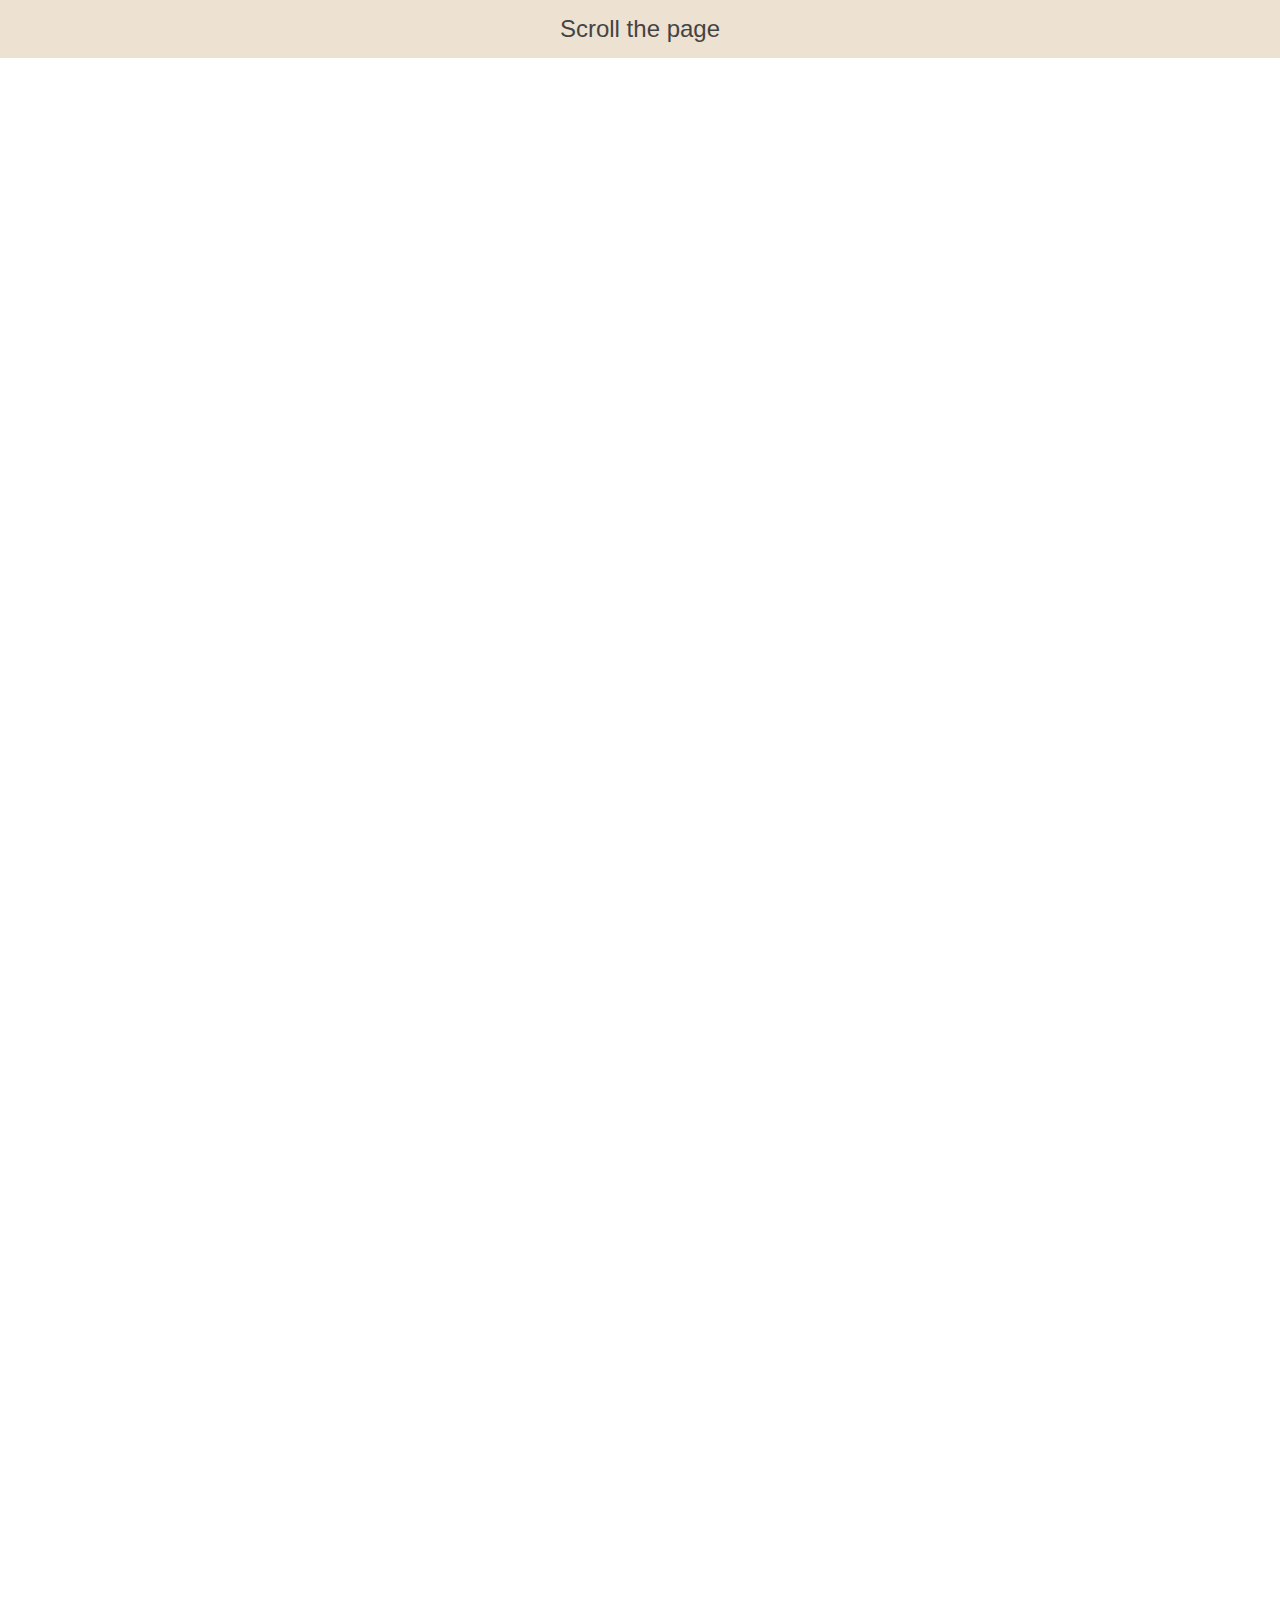
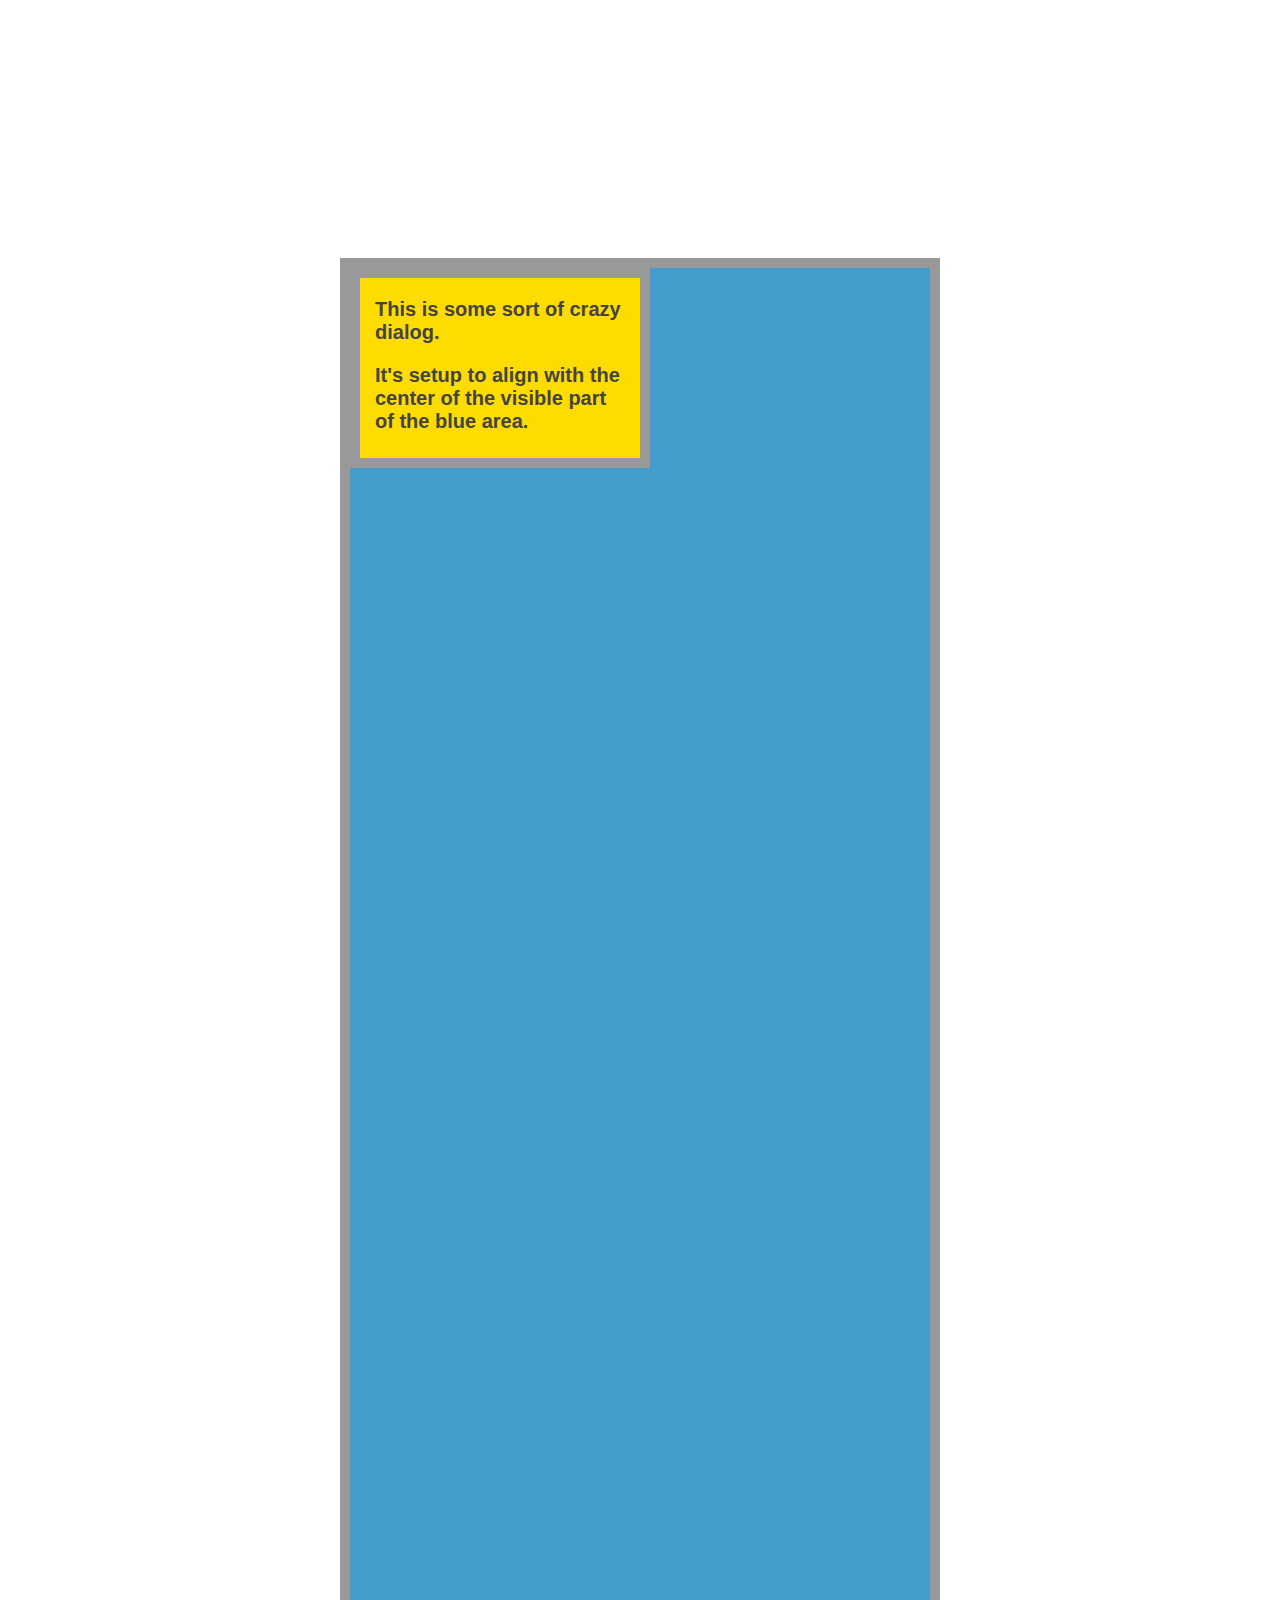
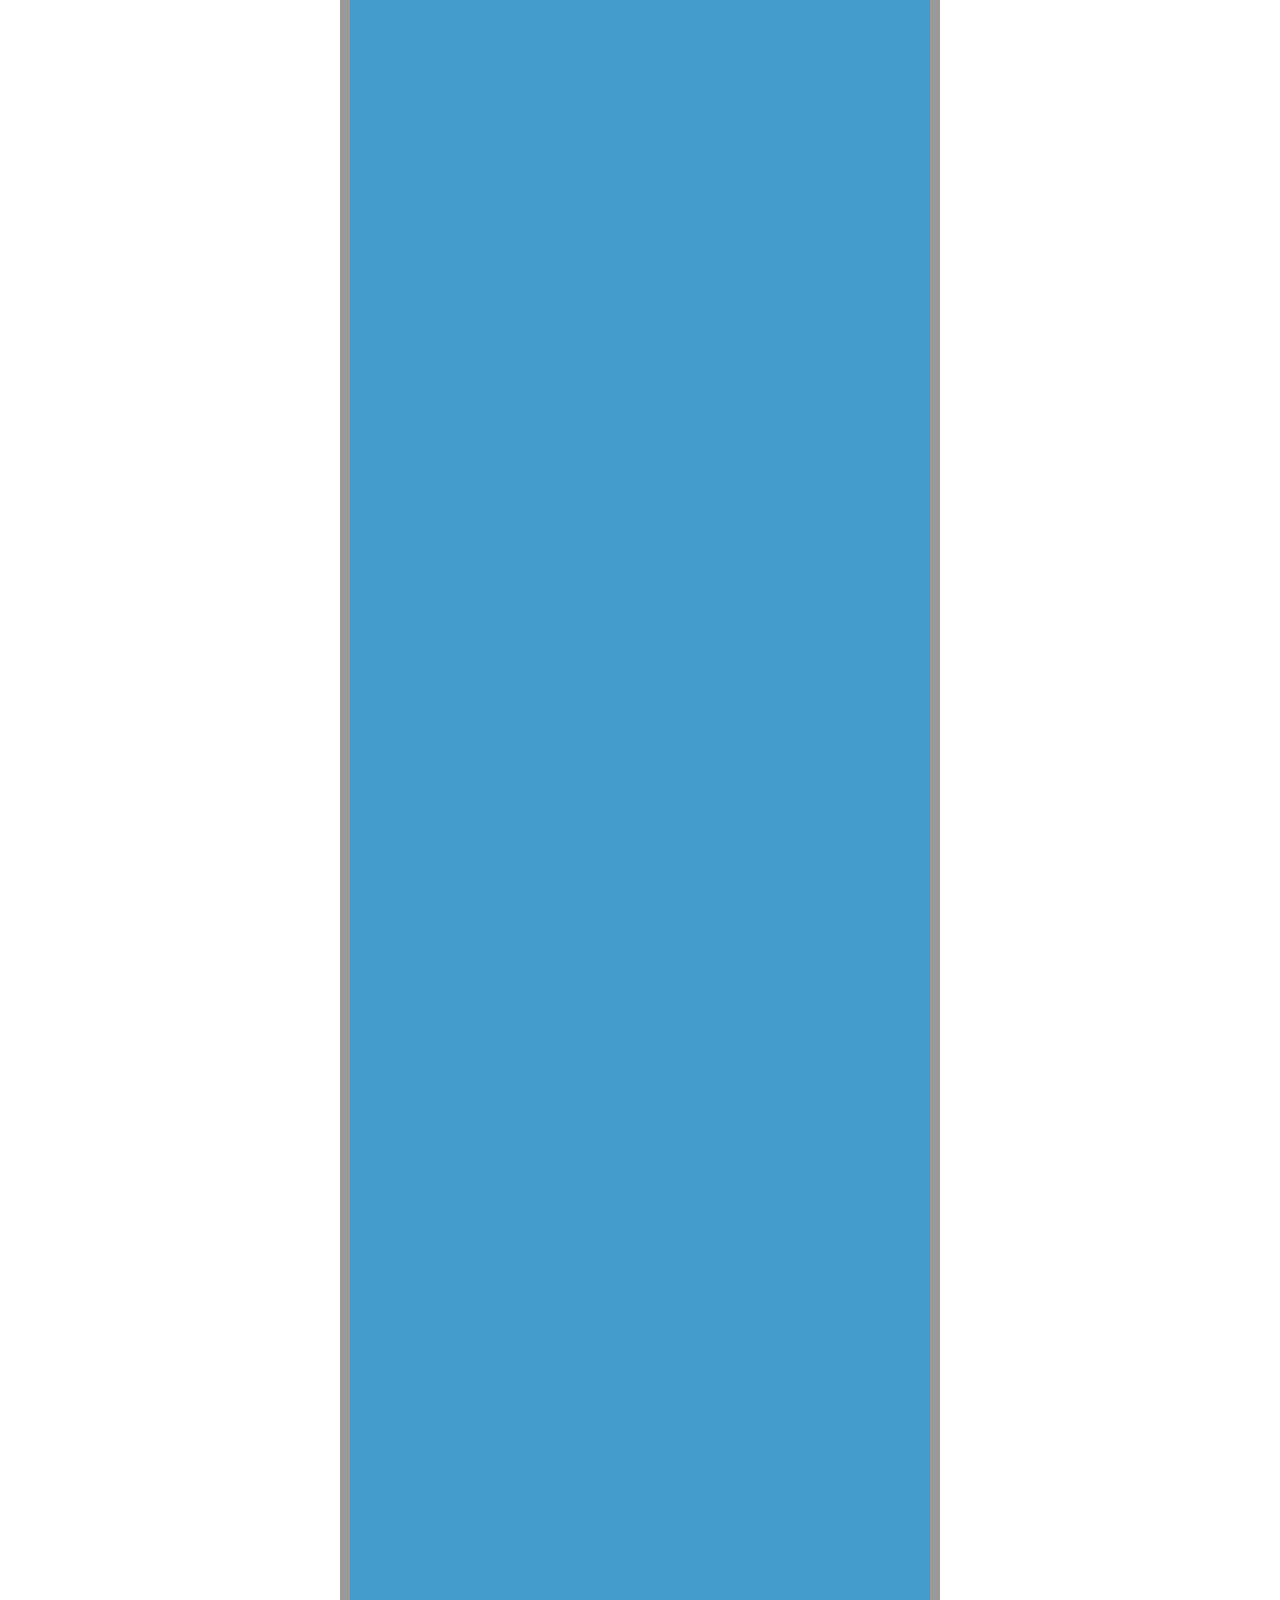
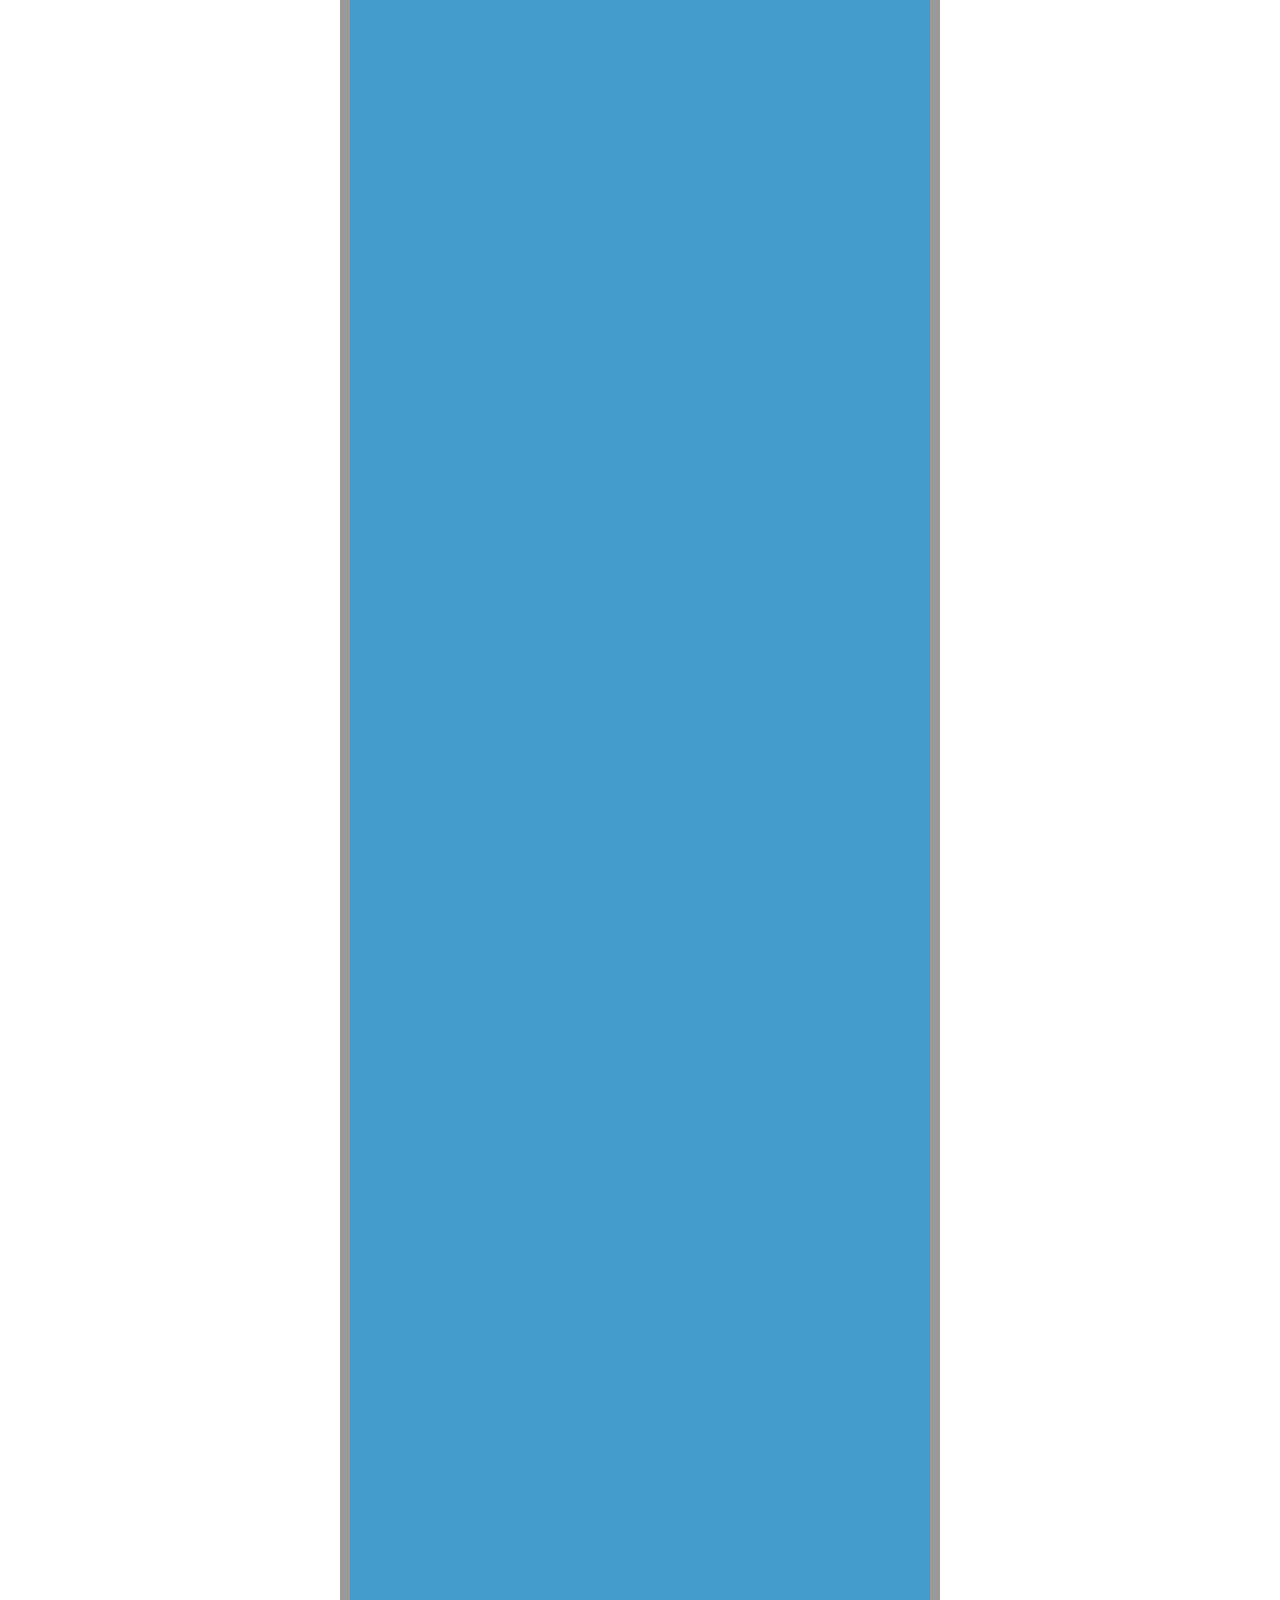
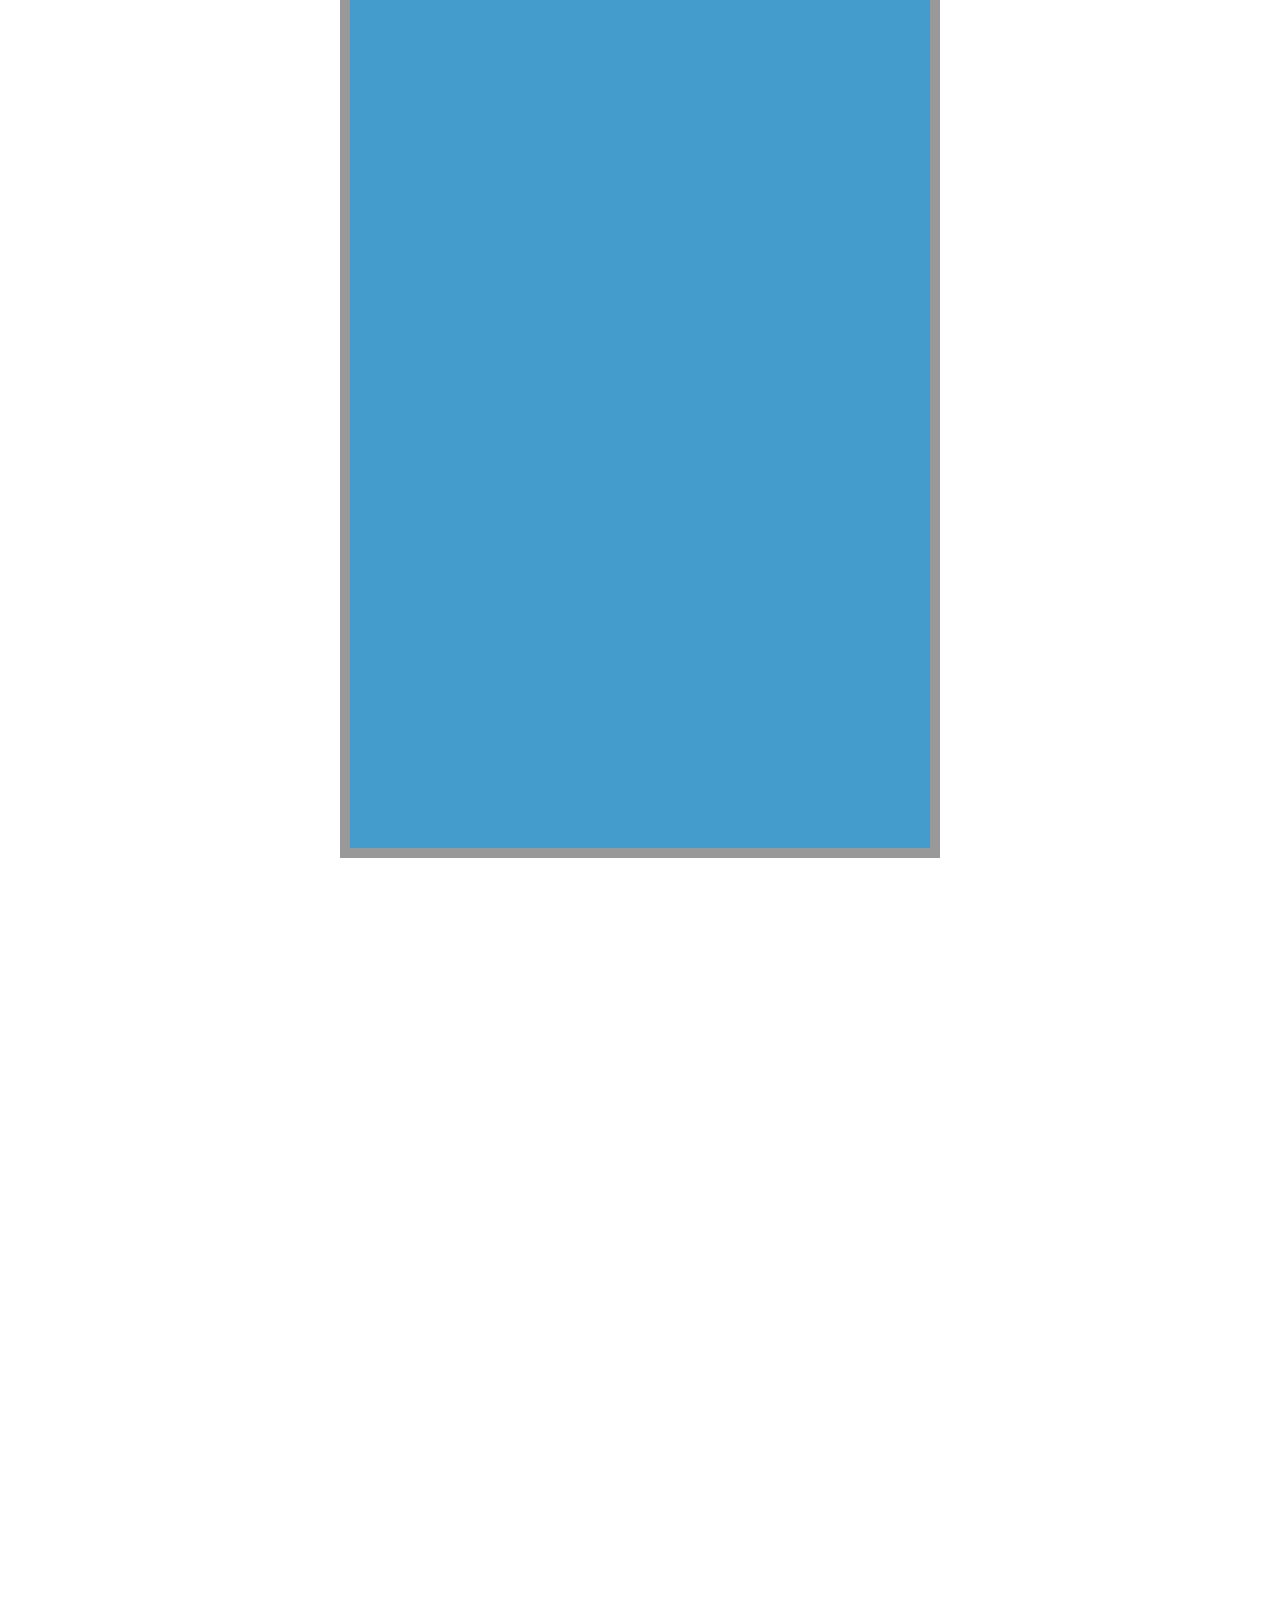
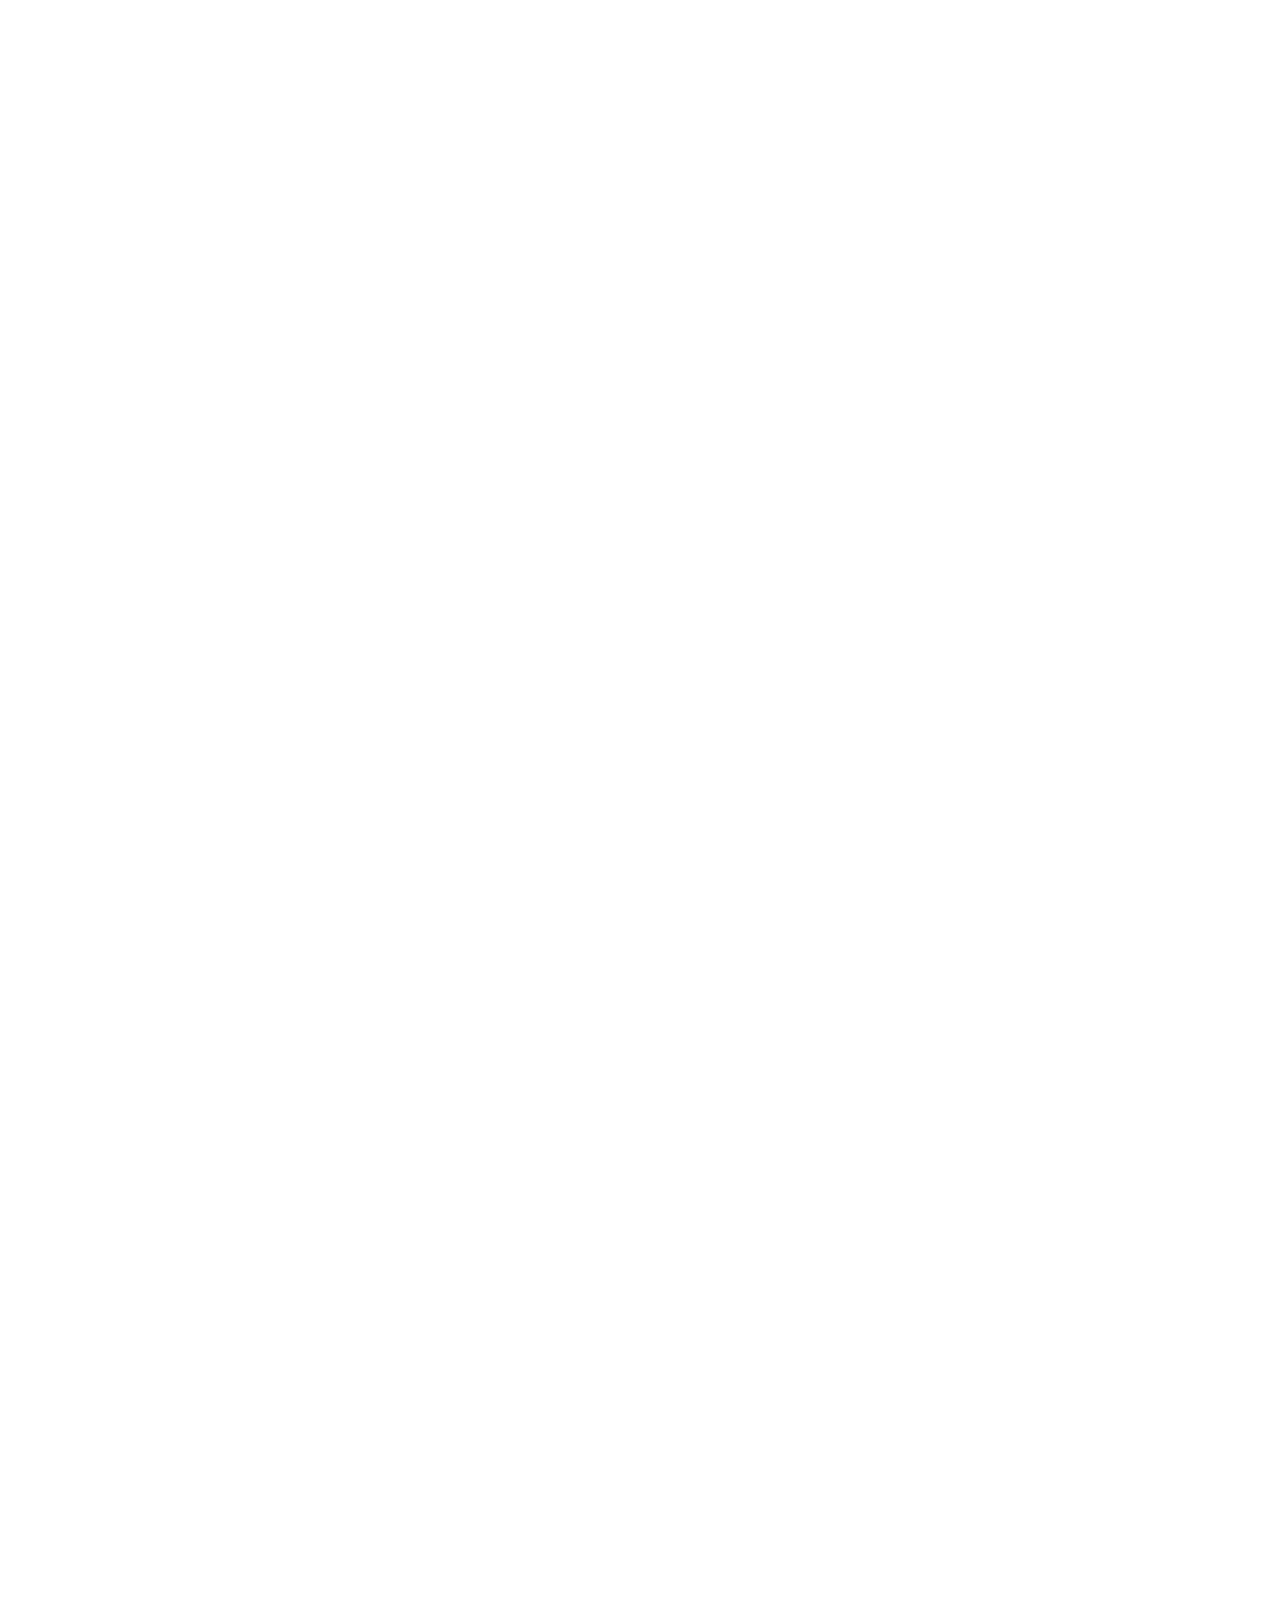
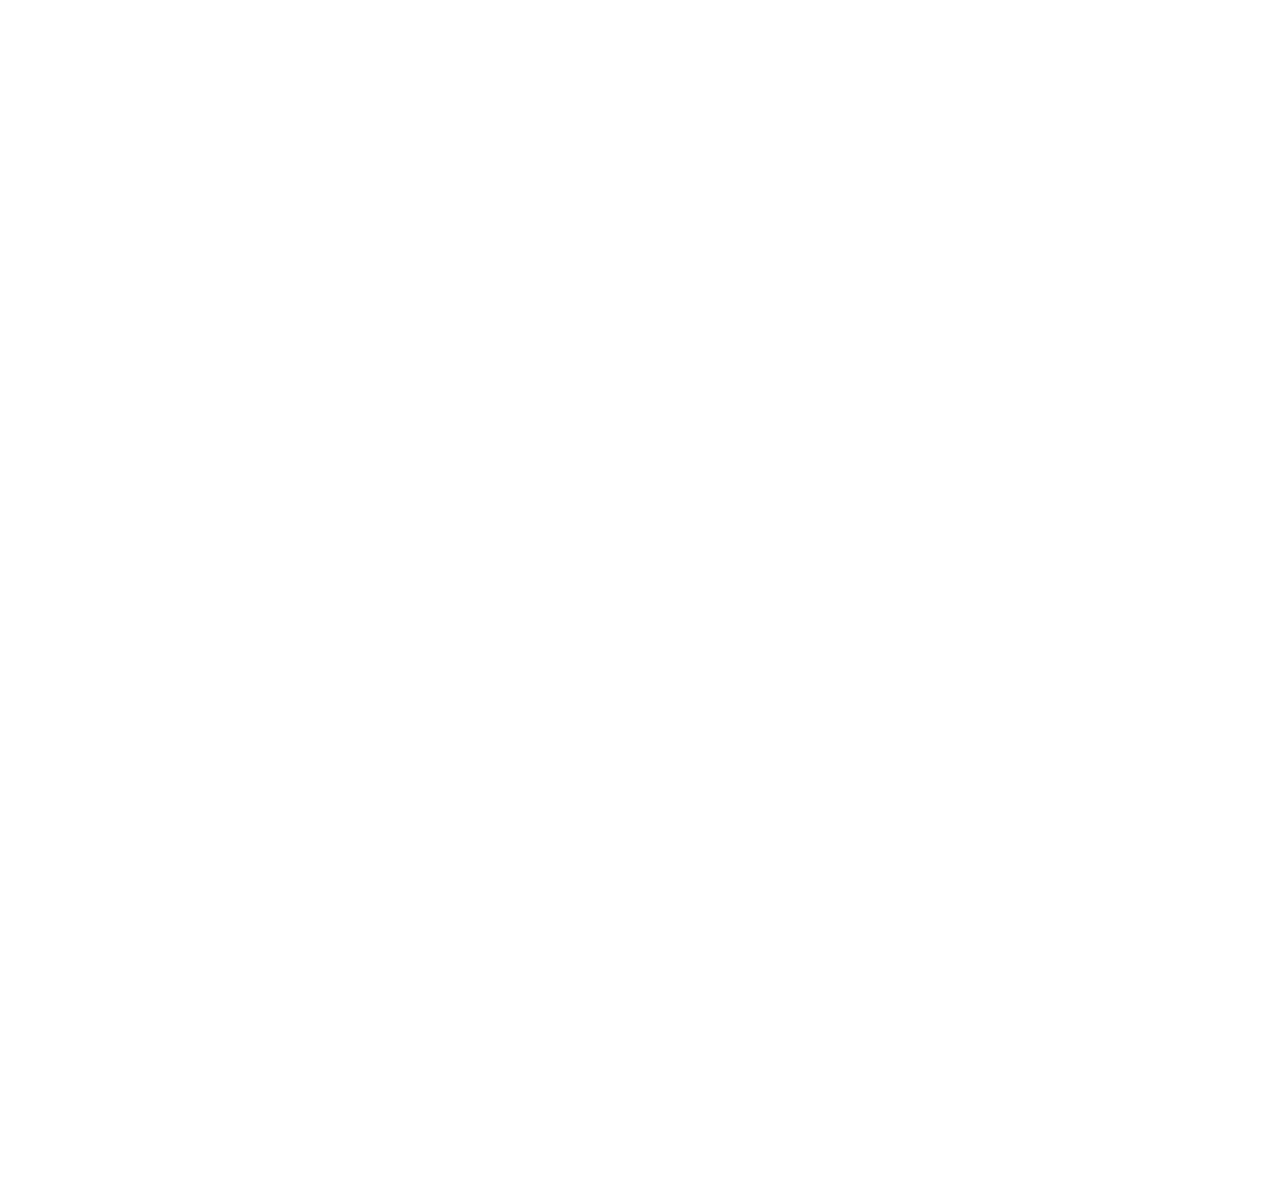
<file: myblog/static/tether-1.3.3/examples/content-visible/index.html>
<!DOCTYPE html>
<html>
    <head>
        <link rel="stylesheet" href="../resources/css/base.css" />
    </head>
    <body>

    <div class="instructions">Scroll the page</div>

    <style>
      .instructions {
        width: 100%;
        text-align: center;
        font-size: 24px;
        padding: 15px;
        background-color: rgba(210, 180, 140, 0.4);
      }

      * {
        box-sizing: border-box;
      }
      body {
        min-height: 1200vh;
        height: 100%;
      }

      .content-box {
        width: 600px;
        border: 10px solid #999;
        height: 600vh;
        background-color: #439CCC;
        margin: 200vh auto;
      }
      .element {
        border: 10px solid #999;
        background-color: #FFDC00;
        width: 300px;
        height: 200px;
        padding: 0 15px;
        font-size: 20px;
        font-weight: bold;
      }
    </style>

    <div class="content-box">
      <div class="element">
        <p>This is some sort of crazy dialog.</p>

        <p>It's setup to align with the center of the visible part of the blue area.</p>
      </div>
    </div>

    <script src="//github.hubspot.com/tether/dist/js/tether.js"></script>
    <script>
      new Tether({
        element: '.element',
        target: '.content-box',
        attachment: 'middle center',
        targetAttachment: 'middle center',
        targetModifier: 'visible'
      });
    </script>
  </body>
</html>
</file>
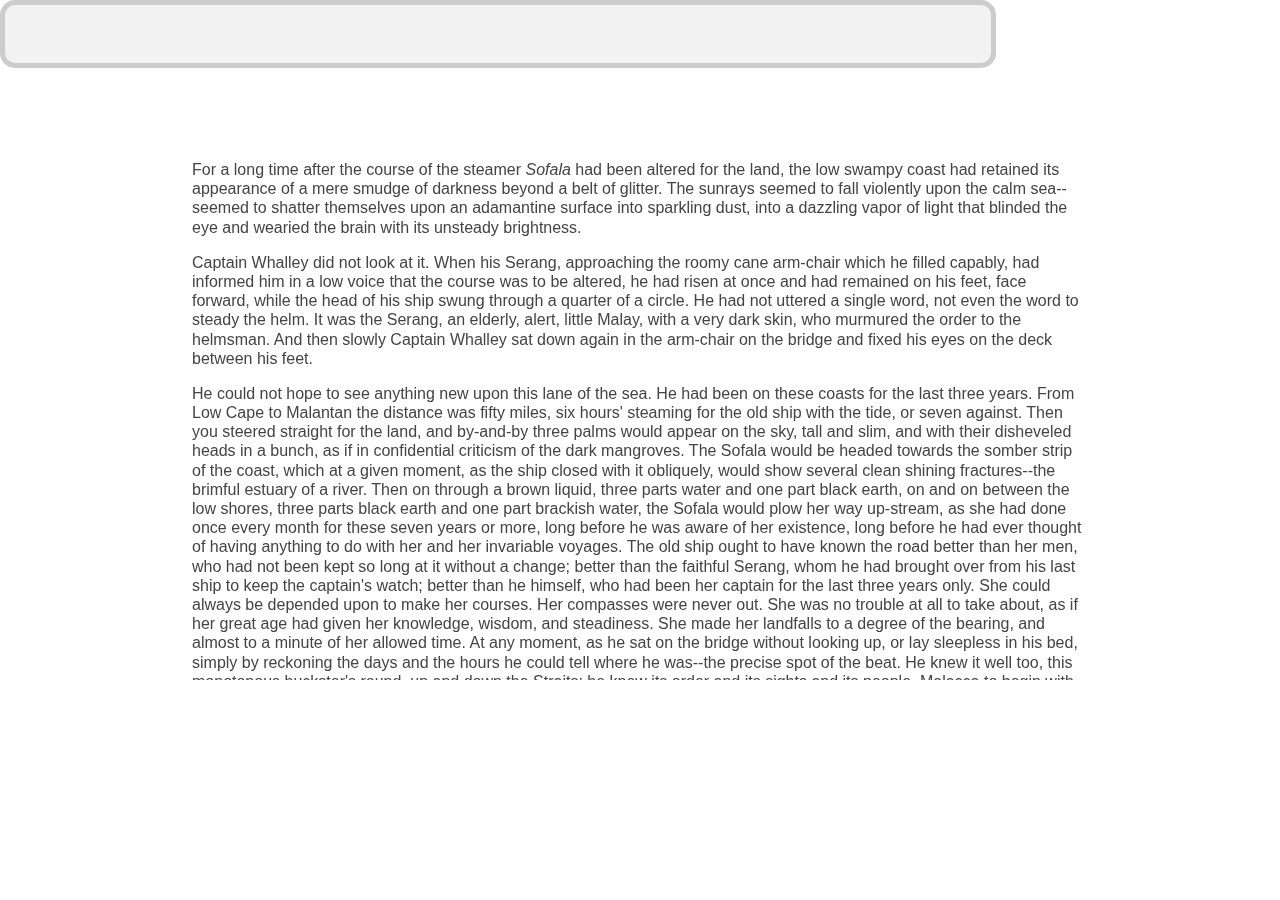
<file: myblog/static/tether-1.3.3/examples/element-scroll/index.html>
<!DOCTYPE html>
<html>
    <head>
      <link rel="stylesheet" href="../resources/css/base.css" />
    </head>
    <body>

    <div class="scroll">
      <p>For a long time after the course of the steamer <em>Sofala</em> had been
      altered for the land, the low swampy coast had retained its appearance
      of a mere smudge of darkness beyond a belt of glitter. The sunrays
      seemed to fall violently upon the calm sea--seemed to shatter themselves
      upon an adamantine surface into sparkling dust, into a dazzling vapor
      of light that blinded the eye and wearied the brain with its unsteady
      brightness.</p>

      <p>Captain Whalley did not look at it. When his Serang, approaching the
      roomy cane arm-chair which he filled capably, had informed him in a low
      voice that the course was to be altered, he had risen at once and had
      remained on his feet, face forward, while the head of his ship swung
      through a quarter of a circle. He had not uttered a single word, not
      even the word to steady the helm. It was the Serang, an elderly, alert,
      little Malay, with a very dark skin, who murmured the order to the
      helmsman. And then slowly Captain Whalley sat down again in the
      arm-chair on the bridge and fixed his eyes on the deck between his feet.</p>

      <p>He could not hope to see anything new upon this lane of the sea. He had
      been on these coasts for the last three years. From Low Cape to Malantan
      the distance was fifty miles, six hours' steaming for the old ship with
      the tide, or seven against. Then you steered straight for the land, and
      by-and-by three palms would appear on the sky, tall and slim, and with
      their disheveled heads in a bunch, as if in confidential criticism of
      the dark mangroves. The Sofala would be headed towards the somber
      strip of the coast, which at a given moment, as the ship closed with
      it obliquely, would show several clean shining fractures--the brimful
      estuary of a river. Then on through a brown liquid, three parts water
      and one part black earth, on and on between the low shores, three parts
      black earth and one part brackish water, the Sofala would plow her way
      up-stream, as she had done once every month for these seven years or
      more, long before he was aware of her existence, long before he had ever
      thought of having anything to do with her and her invariable voyages.
      The old ship ought to have known the road better than her men, who had
      not been kept so long at it without a change; better than the faithful
      Serang, whom he had brought over from his last ship to keep the
      captain's watch; better than he himself, who had been her captain for
      the last three years only. She could always be depended upon to make her
      courses. Her compasses were never out. She was no trouble at all to
      take about, as if her great age had given her knowledge, wisdom, and
      steadiness. She made her landfalls to a degree of the bearing, and
      almost to a minute of her allowed time. At any moment, as he sat on
      the bridge without looking up, or lay sleepless in his bed, simply by
      reckoning the days and the hours he could tell where he was--the precise
      spot of the beat. He knew it well too, this monotonous huckster's
      round, up and down the Straits; he knew its order and its sights and its
      people. Malacca to begin with, in at daylight and out at dusk, to cross
      over with a rigid phosphorescent wake this highway of the Far East.
      Darkness and gleams on the water, clear stars on a black sky, perhaps
      the lights of a home steamer keeping her unswerving course in the
      middle, or maybe the elusive shadow of a native craft with her mat sails
      flitting by silently--and the low land on the other side in sight
      at daylight. At noon the three palms of the next place of call, up a
      sluggish river. The only white man residing there was a retired young
      sailor, with whom he had become friendly in the course of many voyages.
      Sixty miles farther on there was another place of call, a deep bay with
      only a couple of houses on the beach. And so on, in and out, picking
      up coastwise cargo here and there, and finishing with a hundred miles'
      steady steaming through the maze of an archipelago of small islands up
      to a large native town at the end of the beat. There was a three days'
      rest for the old ship before he started her again in inverse order,
      seeing the same shores from another bearing, hearing the same voices
      in the same places, back again to the Sofala's port of registry on
      the great highway to the East, where he would take up a berth nearly
      opposite the big stone pile of the harbor office till it was time to
      start again on the old round of 1600 miles and thirty days. Not a very
      enterprising life, this, for Captain Whalley, Henry Whalley, otherwise
      Dare-devil Harry--Whalley of the Condor, a famous clipper in her day.
      No. Not a very enterprising life for a man who had served famous firms,
      who had sailed famous ships (more than one or two of them his own); who
      had made famous passages, had been the pioneer of new routes and new
      trades; who had steered across the unsurveyed tracts of the South Seas,
      and had seen the sun rise on uncharted islands. Fifty years at sea, and
      forty out in the East ("a pretty thorough apprenticeship," he used
      to remark smilingly), had made him honorably known to a generation of
      shipowners and merchants in all the ports from Bombay clear over to
      where the East merges into the West upon the coast of the two Americas.
      His fame remained writ, not very large but plain enough, on the
      Admiralty charts. Was there not somewhere between Australia and China a
      Whalley Island and a Condor Reef? On that dangerous coral formation the
      celebrated clipper had hung stranded for three days, her captain and
      crew throwing her cargo overboard with one hand and with the other, as
      it were, keeping off her a flotilla of savage war-canoes. At that time
      neither the island nor the reef had any official existence. Later the
      officers of her Majesty's steam vessel Fusilier, dispatched to make a
      survey of the route, recognized in the adoption of these two names the
      enterprise of the man and the solidity of the ship. Besides, as anyone
      who cares may see, the "General Directory," vol. ii. p. 410, begins the
      description of the "Malotu or Whalley Passage" with the words: "This
      advantageous route, first discovered in 1850 by Captain Whalley in the
      ship Condor," &amp;c., and ends by recommending it warmly to sailing vessels
      leaving the China ports for the south in the months from December to
      April inclusive.</p>

      <p>This was the clearest gain he had out of life. Nothing could rob him
      of this kind of fame. The piercing of the Isthmus of Suez, like the
      breaking of a dam, had let in upon the East a flood of new ships, new
      men, new methods of trade. It had changed the face of the Eastern seas
      and the very spirit of their life; so that his early experiences meant
      nothing whatever to the new generation of seamen.</p>

      <p>In those bygone days he had handled many thousands of pounds of his
      employers' money and of his own; he had attended faithfully, as by law
      a shipmaster is expected to do, to the conflicting interests of owners,
      charterers, and underwriters. He had never lost a ship or consented to
      a shady transaction; and he had lasted well, outlasting in the end the
      conditions that had gone to the making of his name. He had buried his
      wife (in the Gulf of Petchili), had married off his daughter to the man
      of her unlucky choice, and had lost more than an ample competence in the
      crash of the notorious Travancore and Deccan Banking Corporation, whose
      downfall had shaken the East like an earthquake. And he was sixty-five
      years old.</p>

      <p>His age sat lightly enough on him; and of his ruin he was not ashamed.
      He had not been alone to believe in the stability of the Banking
      Corporation. Men whose judgment in matters of finance was as expert as
      his seamanship had commended the prudence of his investments, and had
      themselves lost much money in the great failure. The only difference
      between him and them was that he had lost his all. And yet not his all.
      There had remained to him from his lost fortune a very pretty little
      bark, Fair Maid, which he had bought to occupy his leisure of a retired
      sailor--"to play with," as he expressed it himself.</p>

      <p>He had formally declared himself tired of the sea the year preceding his
      daughter's marriage. But after the young couple had gone to settle in
      Melbourne he found out that he could not make himself happy on shore. He
      was too much of a merchant sea-captain for mere yachting to satisfy him.
      He wanted the illusion of affairs; and his acquisition of the Fair
      Maid preserved the continuity of his life. He introduced her to his
      acquaintances in various ports as "my last command." When he grew too
      old to be trusted with a ship, he would lay her up and go ashore to be
      buried, leaving directions in his will to have the bark towed out and
      scuttled decently in deep water on the day of the funeral. His daughter
      would not grudge him the satisfaction of knowing that no stranger would
      handle his last command after him. With the fortune he was able to leave
      her, the value of a 500-ton bark was neither here nor there. All this
      would be said with a jocular twinkle in his eye: the vigorous old man
      had too much vitality for the sentimentalism of regret; and a little
      wistfully withal, because he was at home in life, taking a genuine
      pleasure in its feelings and its possessions; in the dignity of his
      reputation and his wealth, in his love for his daughter, and in his
      satisfaction with the ship--the plaything of his lonely leisure.</p>

      <p>He had the cabin arranged in accordance with his simple ideal of comfort
      at sea. A big bookcase (he was a great reader) occupied one side of his
      stateroom; the portrait of his late wife, a flat bituminous oil-painting
      representing the profile and one long black ringlet of a young woman,
      faced his bed-place. Three chronometers ticked him to sleep and greeted
      him on waking with the tiny competition of their beats. He rose at five
      every day. The officer of the morning watch, drinking his early cup
      of coffee aft by the wheel, would hear through the wide orifice of the
      copper ventilators all the splashings, blowings, and splutterings of
      his captain's toilet. These noises would be followed by a sustained
      deep murmur of the Lord's Prayer recited in a loud earnest voice. Five
      minutes afterwards the head and shoulders of Captain Whalley emerged
      out of the companion-hatchway. Invariably he paused for a while on the
      stairs, looking all round at the horizon; upwards at the trim of the
      sails; inhaling deep draughts of the fresh air. Only then he would step
      out on the poop, acknowledging the hand raised to the peak of the cap
      with a majestic and benign "Good morning to you." He walked the deck
      till eight scrupulously. Sometimes, not above twice a year, he had to
      use a thick cudgel-like stick on account of a stiffness in the hip--a
      slight touch of rheumatism, he supposed. Otherwise he knew nothing of
      the ills of the flesh. At the ringing of the breakfast bell he went
      below to feed his canaries, wind up the chronometers, and take the
      head of the table. From there he had before his eyes the big carbon
      photographs of his daughter, her husband, and two fat-legged babies
      --his grandchildren--set in black frames into the maplewood bulkheads
      of the cuddy. After breakfast he dusted the glass over these portraits
      himself with a cloth, and brushed the oil painting of his wife with a
      plumate kept suspended from a small brass hook by the side of the heavy
      gold frame. Then with the door of his stateroom shut, he would sit down
      on the couch under the portrait to read a chapter out of a thick pocket
      Bible--her Bible. But on some days he only sat there for half an hour
      with his finger between the leaves and the closed book resting on his
      knees. Perhaps he had remembered suddenly how fond of boat-sailing she
      used to be.</p>

      <p>She had been a real shipmate and a true woman too. It was like an
      article of faith with him that there never had been, and never could be,
      a brighter, cheerier home anywhere afloat or ashore than his home under
      the poop-deck of the Condor, with the big main cabin all white and gold,
      garlanded as if for a perpetual festival with an unfading wreath. She
      had decorated the center of every panel with a cluster of home flowers.
      It took her a twelvemonth to go round the cuddy with this labor of love.
      To him it had remained a marvel of painting, the highest achievement of
      taste and skill; and as to old Swinburne, his mate, every time he
      came down to his meals he stood transfixed with admiration before the
      progress of the work. You could almost smell these roses, he declared,
      sniffing the faint flavor of turpentine which at that time pervaded the
      saloon, and (as he confessed afterwards) made him somewhat less hearty
      than usual in tackling his food. But there was nothing of the sort to
      interfere with his enjoyment of her singing. "Mrs. Whalley is a regular
      out-and-out nightingale, sir," he would pronounce with a judicial air
      after listening profoundly over the skylight to the very end of the
      piece. In fine weather, in the second dog-watch, the two men could hear
      her trills and roulades going on to the accompaniment of the piano in
      the cabin. On the very day they got engaged he had written to London
      for the instrument; but they had been married for over a year before it
      reached them, coming out round the Cape. The big case made part of the
      first direct general cargo landed in Hong-kong harbor--an event that to
      the men who walked the busy quays of to-day seemed as hazily remote as
      the dark ages of history. But Captain Whalley could in a half hour of
      solitude live again all his life, with its romance, its idyl, and its
      sorrow. He had to close her eyes himself. She went away from under the
      ensign like a sailor's wife, a sailor herself at heart. He had read
      the service over her, out of her own prayer-book, without a break in his
      voice. When he raised his eyes he could see old Swinburne facing him
      with his cap pressed to his breast, and his rugged, weather-beaten,
      impassive face streaming with drops of water like a lump of chipped red
      granite in a shower. It was all very well for that old sea-dog to cry.
      He had to read on to the end; but after the splash he did not remember
      much of what happened for the next few days. An elderly sailor of the
      crew, deft at needlework, put together a mourning frock for the child
      out of one of her black skirts.</p>

      <p>He was not likely to forget; but you cannot dam up life like a sluggish
      stream. It will break out and flow over a man's troubles, it will close
      upon a sorrow like the sea upon a dead body, no matter how much love has
      gone to the bottom. And the world is not bad. People had been very
      kind to him; especially Mrs. Gardner, the wife of the senior partner
      in Gardner, Patteson, &amp; Co., the owners of the Condor. It was she who
      volunteered to look after the little one, and in due course took her to
      England (something of a journey in those days, even by the overland
      mail route) with her own girls to finish her education. It was ten years
      before he saw her again.</p>

      <p>As a little child she had never been frightened of bad weather; she
      would beg to be taken up on deck in the bosom of his oilskin coat to
      watch the big seas hurling themselves upon the Condor. The swirl and
      crash of the waves seemed to fill her small soul with a breathless
      delight. "A good boy spoiled," he used to say of her in joke. He had
      named her Ivy because of the sound of the word, and obscurely fascinated
      by a vague association of ideas. She had twined herself tightly round
      his heart, and he intended her to cling close to her father as to a
      tower of strength; forgetting, while she was little, that in the nature
      of things she would probably elect to cling to someone else. But
      he loved life well enough for even that event to give him a certain
      satisfaction, apart from his more intimate feeling of loss.</p>

      <p>After he had purchased the Fair Maid to occupy his loneliness, he
      hastened to accept a rather unprofitable freight to Australia simply for
      the opportunity of seeing his daughter in her own home. What made him
      dissatisfied there was not to see that she clung now to somebody else,
      but that the prop she had selected seemed on closer examination "a
      rather poor stick"--even in the matter of health. He disliked his
      son-in-law's studied civility perhaps more than his method of
      handling the sum of money he had given Ivy at her marriage. But of his
      apprehensions he said nothing. Only on the day of his departure, with
      the hall-door open already, holding her hands and looking steadily into
      her eyes, he had said, "You know, my dear, all I have is for you and the
      chicks. Mind you write to me openly." She had answered him by an almost
      imperceptible movement of her head. She resembled her mother in
      the color of her eyes, and in character--and also in this, that she
      understood him without many words.</p>

      <p>Sure enough she had to write; and some of these letters made Captain
      Whalley lift his white eye-brows. For the rest he considered he was
      reaping the true reward of his life by being thus able to produce on
      demand whatever was needed. He had not enjoyed himself so much in a
      way since his wife had died. Characteristically enough his son-in-law's
      punctuality in failure caused him at a distance to feel a sort of
      kindness towards the man. The fellow was so perpetually being jammed on
      a lee shore that to charge it all to his reckless navigation would be
      manifestly unfair. No, no! He knew well what that meant. It was bad
      luck. His own had been simply marvelous, but he had seen in his life too
      many good men--seamen and others--go under with the sheer weight of bad
      luck not to recognize the fatal signs. For all that, he was cogitating
      on the best way of tying up very strictly every penny he had to leave,
      when, with a preliminary rumble of rumors (whose first sound reached
      him in Shanghai as it happened), the shock of the big failure came;
      and, after passing through the phases of stupor, of incredulity, of
      indignation, he had to accept the fact that he had nothing to speak of
      to leave.</p>

      <p>Upon that, as if he had only waited for this catastrophe, the unlucky
      man, away there in Melbourne, gave up his unprofitable game, and sat
      down--in an invalid's bath-chair at that too. "He will never walk
      again," wrote the wife. For the first time in his life Captain Whalley
      was a bit staggered.</p>

      <p>The Fair Maid had to go to work in bitter earnest now. It was no longer
      a matter of preserving alive the memory of Dare-devil Harry Whalley in
      the Eastern Seas, or of keeping an old man in pocket-money and clothes,
      with, perhaps, a bill for a few hundred first-class cigars thrown in at
      the end of the year. He would have to buckle-to, and keep her going hard
      on a scant allowance of gilt for the ginger-bread scrolls at her stem
      and stern.</p>

      <p>This necessity opened his eyes to the fundamental changes of the world.
      Of his past only the familiar names remained, here and there, but
      the things and the men, as he had known them, were gone. The name of
      Gardner, Patteson, &amp; Co. was still displayed on the walls of warehouses
      by the waterside, on the brass plates and window-panes in the business
      quarters of more than one Eastern port, but there was no longer a
      Gardner or a Patteson in the firm. There was no longer for Captain
      Whalley an arm-chair and a welcome in the private office, with a bit of
      business ready to be put in the way of an old friend, for the sake of
      bygone services. The husbands of the Gardner girls sat behind the desks
      in that room where, long after he had left the employ, he had kept his
      right of entrance in the old man's time. Their ships now had yellow
      funnels with black tops, and a time-table of appointed routes like a
      confounded service of tramways. The winds of December and June were all
      one to them; their captains (excellent young men he doubted not) were,
      to be sure, familiar with Whalley Island, because of late years the
      Government had established a white fixed light on the north end (with
      a red danger sector over the Condor Reef), but most of them would have
      been extremely surprised to hear that a flesh-and-blood Whalley still
      existed--an old man going about the world trying to pick up a cargo here
      and there for his little bark.</p>

      <p>And everywhere it was the same. Departed the men who would have nodded
      appreciatively at the mention of his name, and would have thought
      themselves bound in honor to do something for Dare-devil Harry Whalley.
      Departed the opportunities which he would have known how to seize; and
      gone with them the white-winged flock of clippers that lived in the
      boisterous uncertain life of the winds, skimming big fortunes out of
      the foam of the sea. In a world that pared down the profits to an
      irreducible minimum, in a world that was able to count its disengaged
      tonnage twice over every day, and in which lean charters were snapped up
      by cable three months in advance, there were no chances of fortune for
      an individual wandering haphazard with a little bark--hardly indeed any
      room to exist.</p>

      <p>He found it more difficult from year to year. He suffered greatly from
      the smallness of remittances he was able to send his daughter. Meantime
      he had given up good cigars, and even in the matter of inferior cheroots
      limited himself to six a day. He never told her of his difficulties, and
      she never enlarged upon her struggle to live. Their confidence in each
      other needed no explanations, and their perfect understanding endured
      without protestations of gratitude or regret. He would have been shocked
      if she had taken it into her head to thank him in so many words, but
      he found it perfectly natural that she should tell him she needed two
      hundred pounds.</p>

      <p>He had come in with the Fair Maid in ballast to look for a freight in
      the Sofala's port of registry, and her letter met him there. Its tenor
      was that it was no use mincing matters. Her only resource was in opening
      a boarding-house, for which the prospects, she judged, were good. Good
      enough, at any rate, to make her tell him frankly that with two hundred
      pounds she could make a start. He had torn the envelope open, hastily,
      on deck, where it was handed to him by the ship-chandler's runner, who
      had brought his mail at the moment of anchoring. For the second time
      in his life he was appalled, and remained stock-still at the cabin door
      with the paper trembling between his fingers. Open a boarding-house! Two
      hundred pounds for a start! The only resource! And he did not know where
      to lay his hands on two hundred pence.</p>

      <p>All that night Captain Whalley walked the poop of his anchored ship, as
      though he had been about to close with the land in thick weather, and
      uncertain of his position after a run of many gray days without a sight
      of sun, moon, or stars. The black night twinkled with the guiding lights
      of seamen and the steady straight lines of lights on shore; and all
      around the Fair Maid the riding lights of ships cast trembling trails
      upon the water of the roadstead. Captain Whalley saw not a gleam
      anywhere till the dawn broke and he found out that his clothing was
      soaked through with the heavy dew.</p>

      <p>His ship was awake. He stopped short, stroked his wet beard, and
      descended the poop ladder backwards, with tired feet. At the sight
      of him the chief officer, lounging about sleepily on the quarterdeck,
      remained open-mouthed in the middle of a great early-morning yawn.</p>

      <p>"Good morning to you," pronounced Captain Whalley solemnly, passing into
      the cabin. But he checked himself in the doorway, and without looking
      back, "By the bye," he said, "there should be an empty wooden case put
      away in the lazarette. It has not been broken up--has it?"</p>

      <p>The mate shut his mouth, and then asked as if dazed, "What empty case,
      sir?"</p>

      <p>"A big flat packing-case belonging to that painting in my room. Let it
      be taken up on deck and tell the carpenter to look it over. I may want
      to use it before long."</p>

      <p>The chief officer did not stir a limb till he had heard the door of the
      captain's state-room slam within the cuddy. Then he beckoned aft the
      second mate with his forefinger to tell him that there was something "in
      the wind."</p>

      <p>When the bell rang Captain Whalley's authoritative voice boomed out
      through a closed door, "Sit down and don't wait for me." And his
      impressed officers took their places, exchanging looks and whispers
      across the table. What! No breakfast? And after apparently knocking
      about all night on deck, too! Clearly, there was something in the wind.
      In the skylight above their heads, bowed earnestly over the plates,
      three wire cages rocked and rattled to the restless jumping of the
      hungry canaries; and they could detect the sounds of their "old
      man's" deliberate movements within his state-room. Captain Whalley was
      methodically winding up the chronometers, dusting the portrait of
      his late wife, getting a clean white shirt out of the drawers, making
      himself ready in his punctilious unhurried manner to go ashore. He could
      not have swallowed a single mouthful of food that morning. He had made
      up his mind to sell the Fair Maid.</p>
    </div>

    <div class="pointer"></div>

    <style>
      body {
        cursor: pointer;
      }
      .scroll {
        height: 80vh;
        width: 80vw;
        max-height: 600px;
        position: fixed;
        top: 5em;
        left: 10vw;

        overflow-y: scroll;
        padding: 4em;
        box-sizing: border-box;
        line-height: 1.2;
      }
      .scroll::-webkit-scrollbar, .scroll::-webkit-scrollbar-track, .scroll::-webkit-scrollbar-thumb {
        display: none;
      }

      .pointer {
        height: 3.6em;
        width: 77vw;
        border: 5px solid #CCC;
        border-radius: 15px;
        background-color: rgba(0, 0, 0, 0.05);
        pointer-events: none;
      }
      .highlight {
        background-color: rgba(255, 255, 0, 0.3);
      }
      .hover {
        background-color: rgba(0, 255, 255, 0.2);
      }
    </style>

    <script src="//github.hubspot.com/tether/dist/js/tether.js"></script>
    <script>
      var pointer = document.querySelector('.pointer');
      var scroll = document.querySelector('.scroll');

      // This creates the pointer tether and links it up
      // with the scroll handle
      new Tether({
        element: pointer,
        target: scroll,
        attachment: 'middle right',
        targetAttachment: 'middle left',
        targetModifier: 'scroll-handle'
      });

      // Everything after this is for the highlighting effect
      var paras = document.querySelectorAll('p');
      for(var i=paras.length; i--;){
        var sents = paras[i].innerHTML.split('.');
        for (var j=sents.length; j--;){
          if (sents[j].trim().length)
            sents[j] = '<span>' + sents[j] + '.</span>';
        }
        paras[i].innerHTML = sents.join('');
      }

      var spans = document.querySelectorAll('p span');

      function highlight(){
        if (!spans) return;

        var bar = pointer.getBoundingClientRect();

        for (var i=spans.length; i--;){
          var coord = spans[i].getBoundingClientRect();

          if (bar.top < coord.top && bar.bottom > coord.top){
            spans[i].classList.add('hover');
          } else if (spans[i].classList.contains('hover')) {
            spans[i].classList.remove('hover');
          }
        }

        requestAnimationFrame(highlight);
      }

      highlight();

      document.body.addEventListener('click', function(){
        var els = document.querySelectorAll('.hover');
        for (var i=els.length; i--;)
          els[i].classList.toggle('highlight');
      });
    </script>
  </body>
</html>
</file>
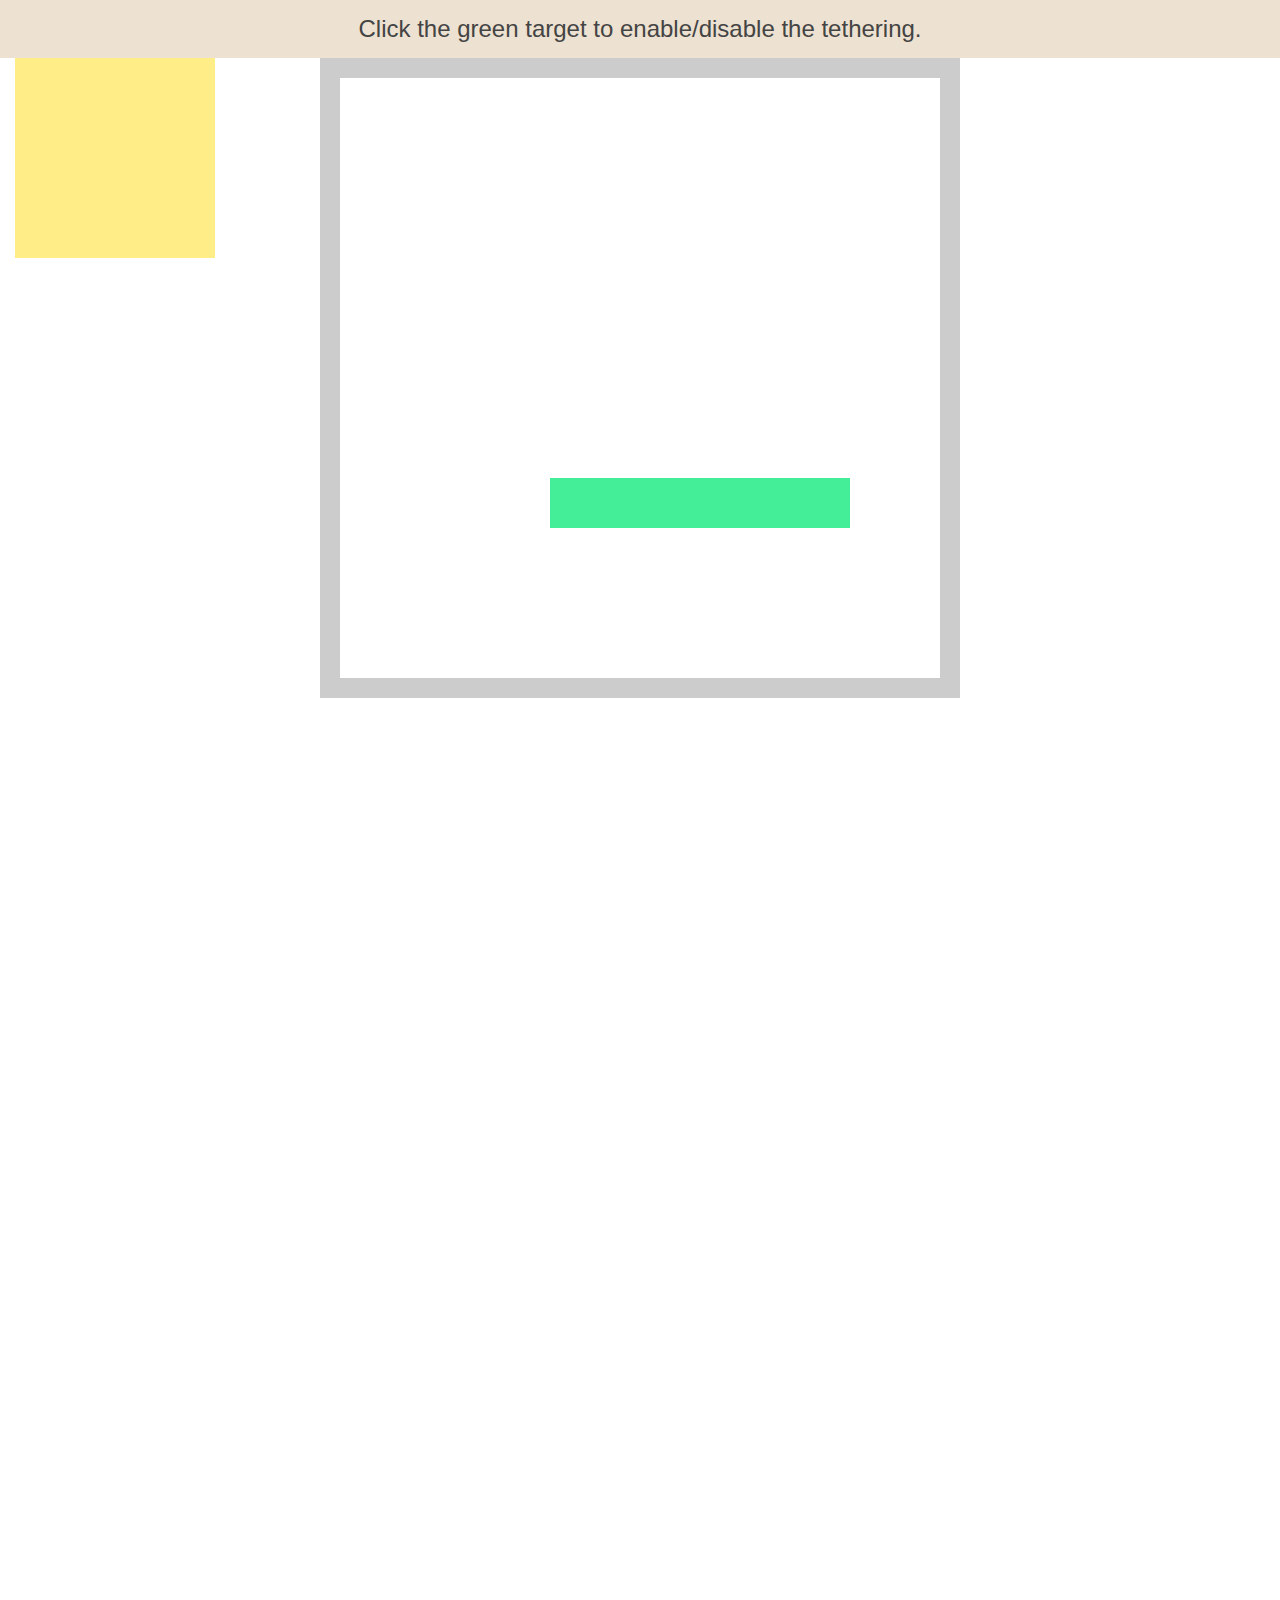
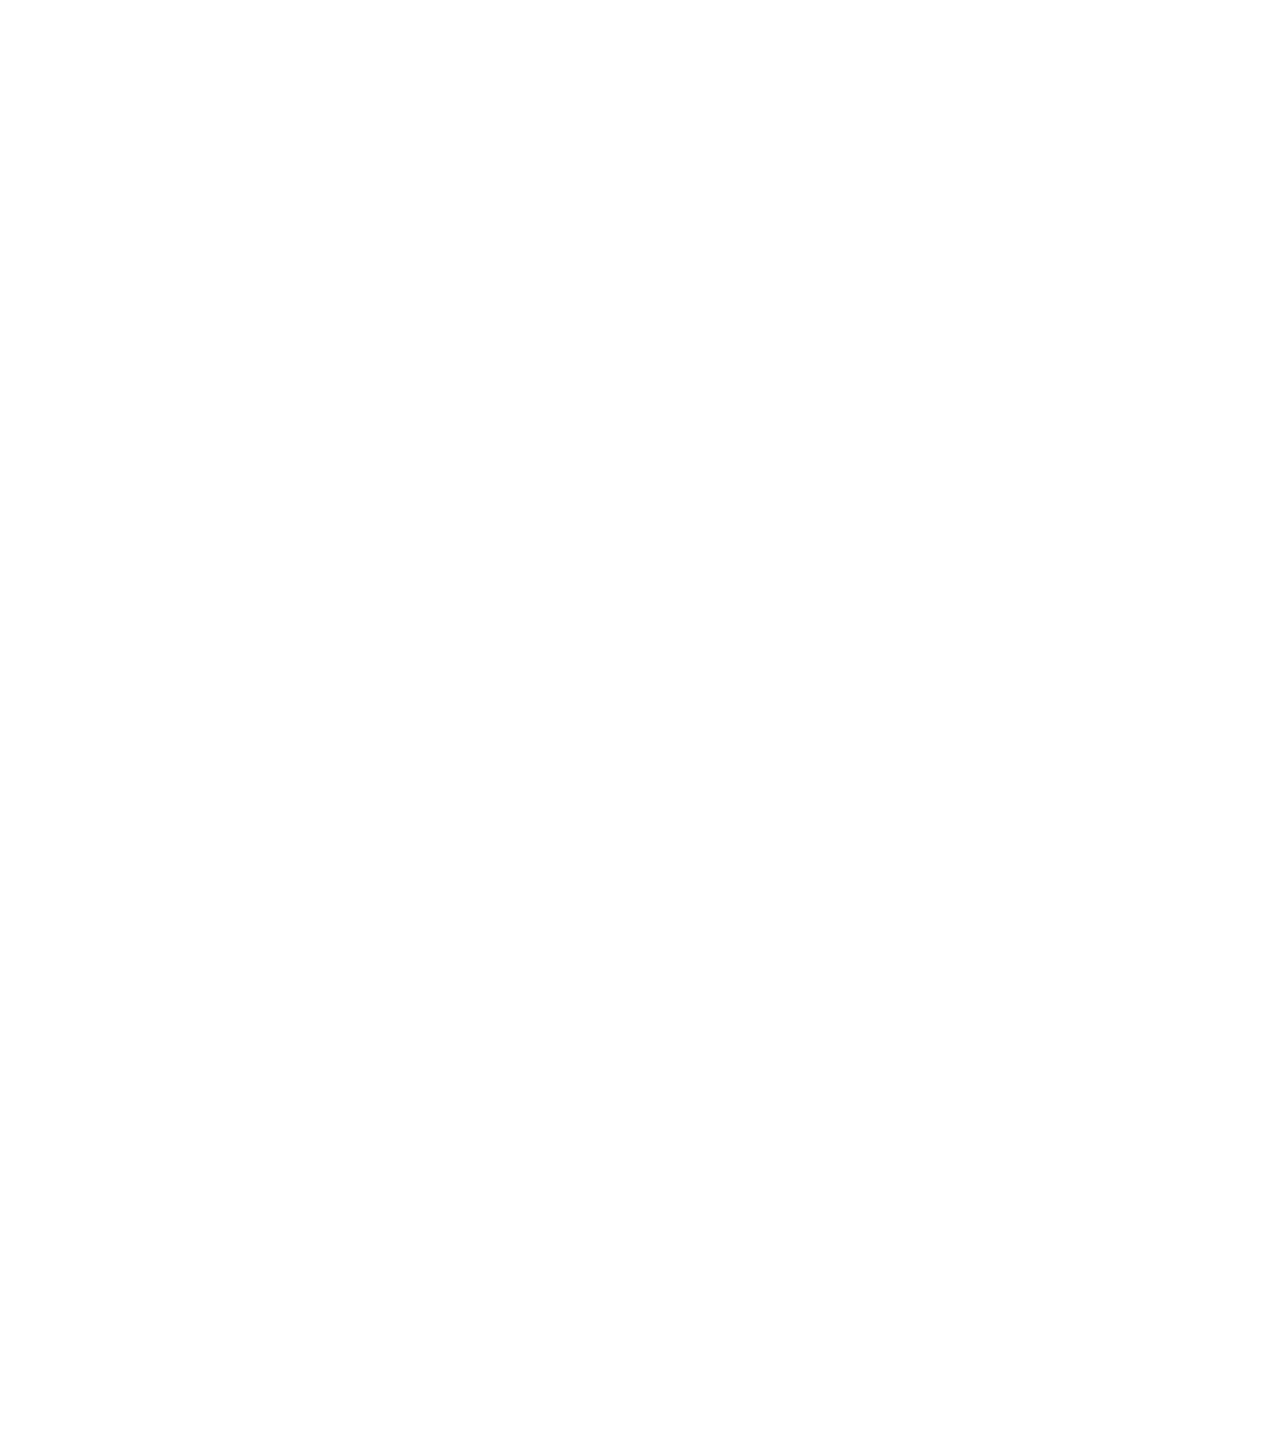
<file: myblog/static/tether-1.3.3/examples/enable-disable/index.html>
<!DOCTYPE html>
<html>
    <head>
        <meta charset="utf-8">
        <meta http-equiv="X-UA-Compatible" content="chrome=1">
        <meta name="viewport" content="width=device-width, initial-scale=1, user-scalable=no">
        <link rel="stylesheet" href="../resources/css/base.css" />
        <link rel="stylesheet" href="../common/css/style.css" />
    </head>
    <body>
        <div class="instructions">Click the green target to enable/disable the tethering.</div>

        <div class="element"></div>
        <div class="container">
            <div class="pad"></div>
            <div class="target"></div>
            <div class="pad"></div>
        </div>

        <script src="//github.hubspot.com/tether/dist/js/tether.js"></script>
        <script>
            var tether = new Tether({
                element: '.element',
                target: '.target',
                attachment: 'top left',
                targetAttachment: 'top right'
            });

            document.querySelector('.target').addEventListener('click', function(){
                if (tether.enabled)
                    tether.disable();
                else
                    tether.enable();
            });
        </script>
    </body>
</html>
</file>
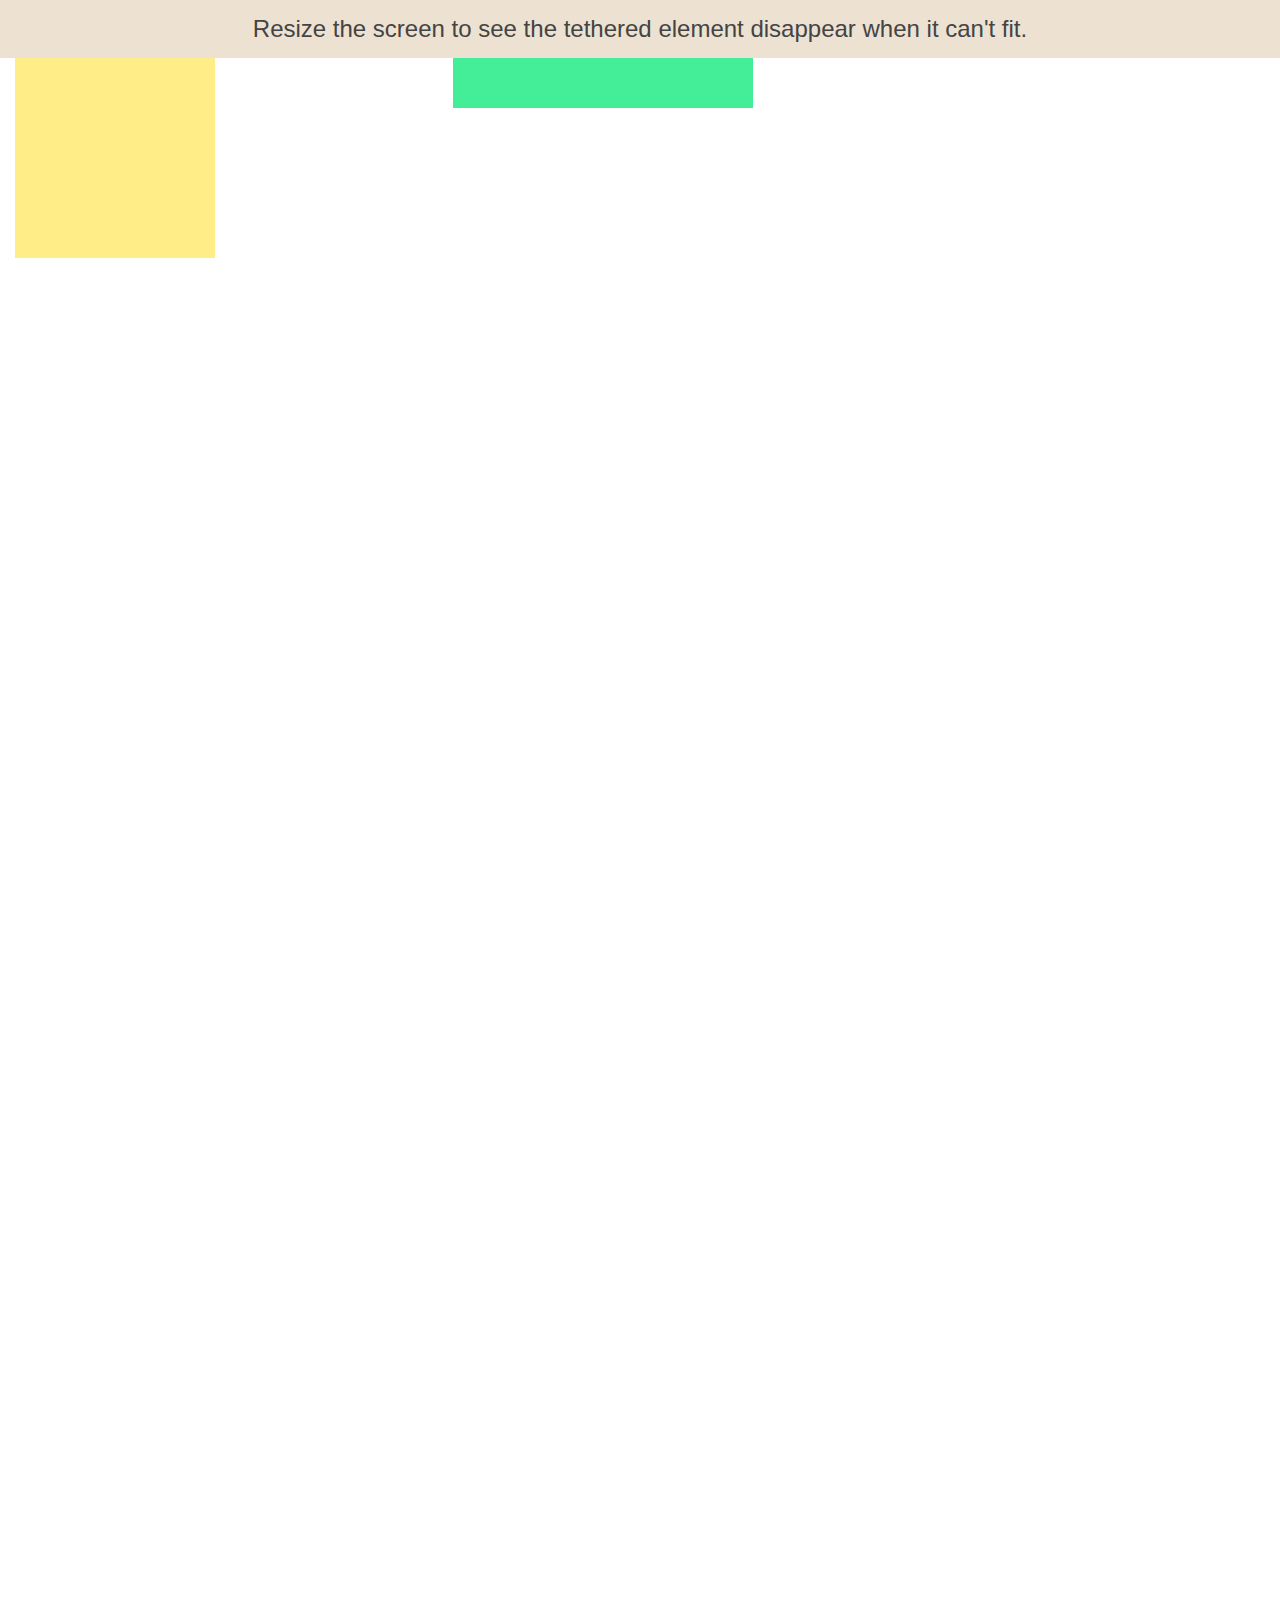
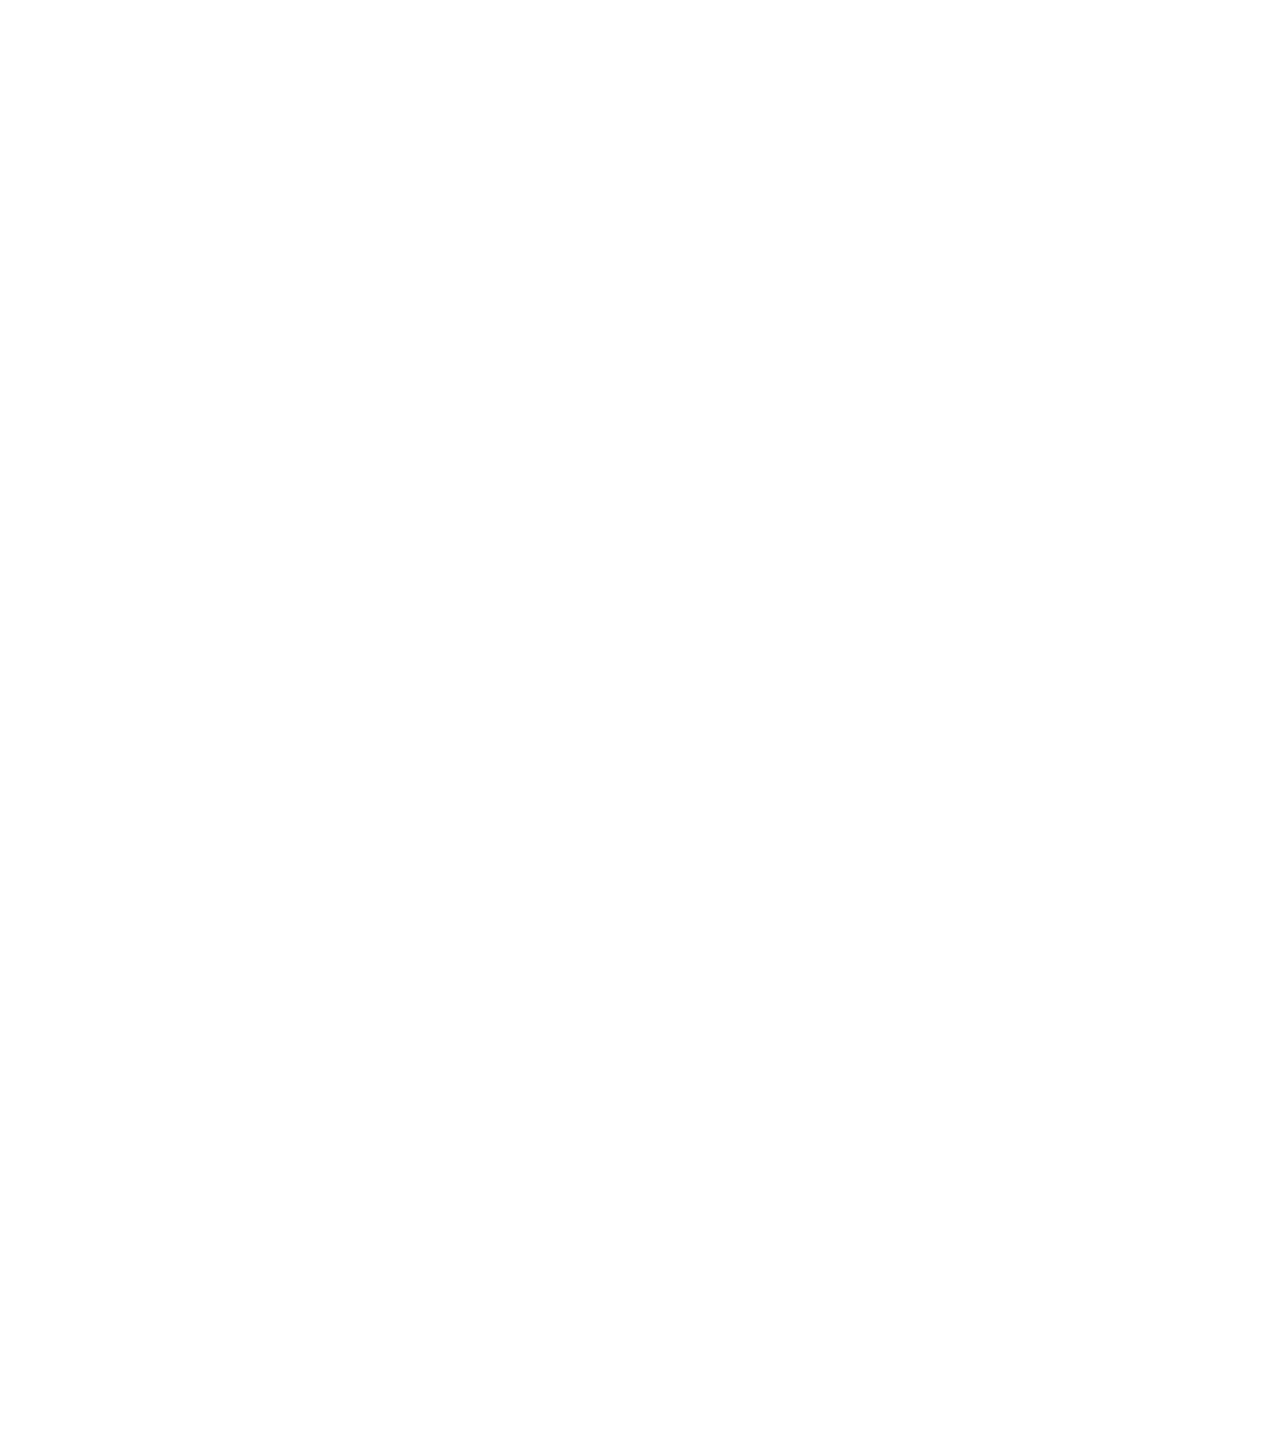
<file: myblog/static/tether-1.3.3/examples/out-of-bounds/index.html>
<!DOCTYPE html>
<html>
    <head>
        <meta charset="utf-8">
        <meta http-equiv="X-UA-Compatible" content="chrome=1">
        <meta name="viewport" content="width=device-width, initial-scale=1, user-scalable=no">
        <link rel="stylesheet" href="../resources/css/base.css" />
        <link rel="stylesheet" href="../common/css/style.css" />
        <style>
            .tether-element.tether-out-of-bounds {
                display: none;
            }
        </style>
    </head>
    <body>
        <div class="instructions">Resize the screen to see the tethered element disappear when it can't fit.</div>

        <div class="element"></div>
        <div class="target"></div>

        <script src="//github.hubspot.com/tether/dist/js/tether.js"></script>
        <script>
            var tether = new Tether({
                element: '.element',
                target: '.target',
                attachment: 'top left',
                targetAttachment: 'top right',
                constraints: [{
                    to: 'window',
                    attachment: 'together'
                }]
            });
            tether.on('update', function(event) {
                console.log(event);
            });
        </script>
    </body>
</html>
</file>
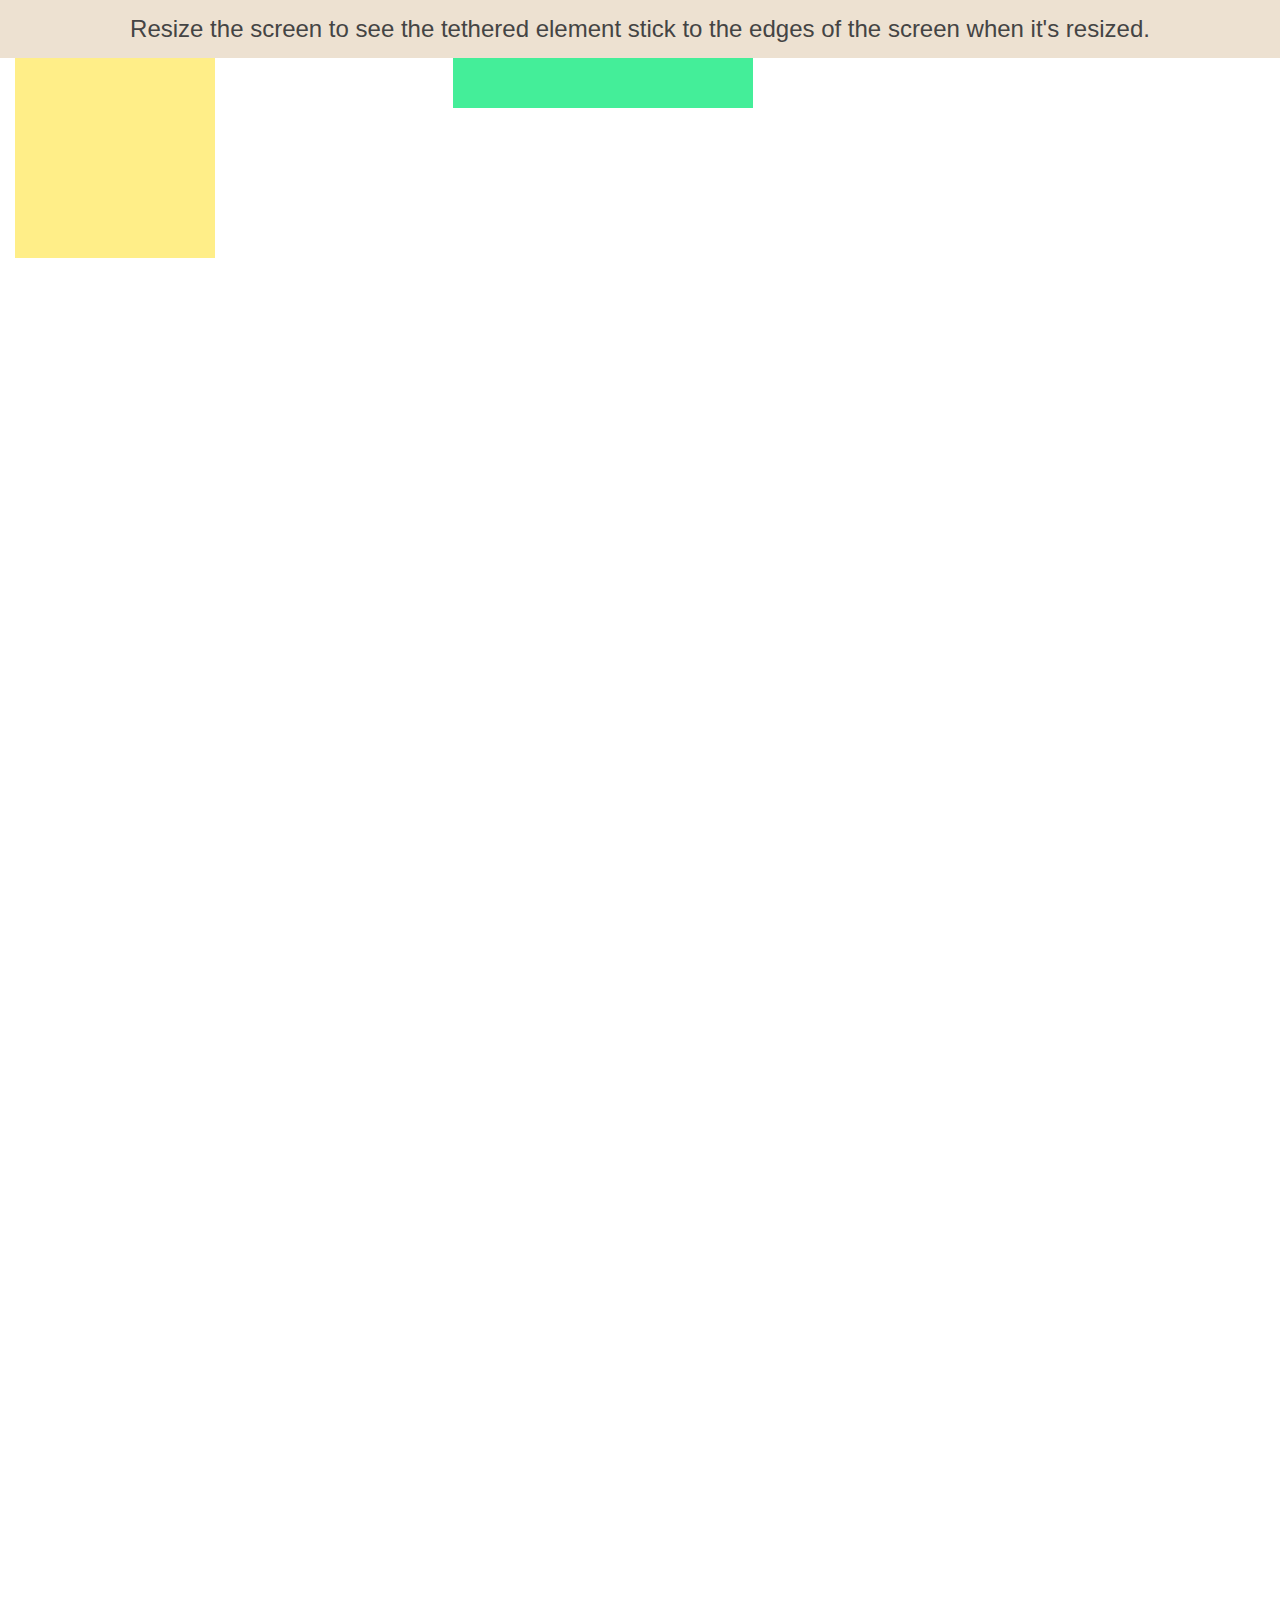
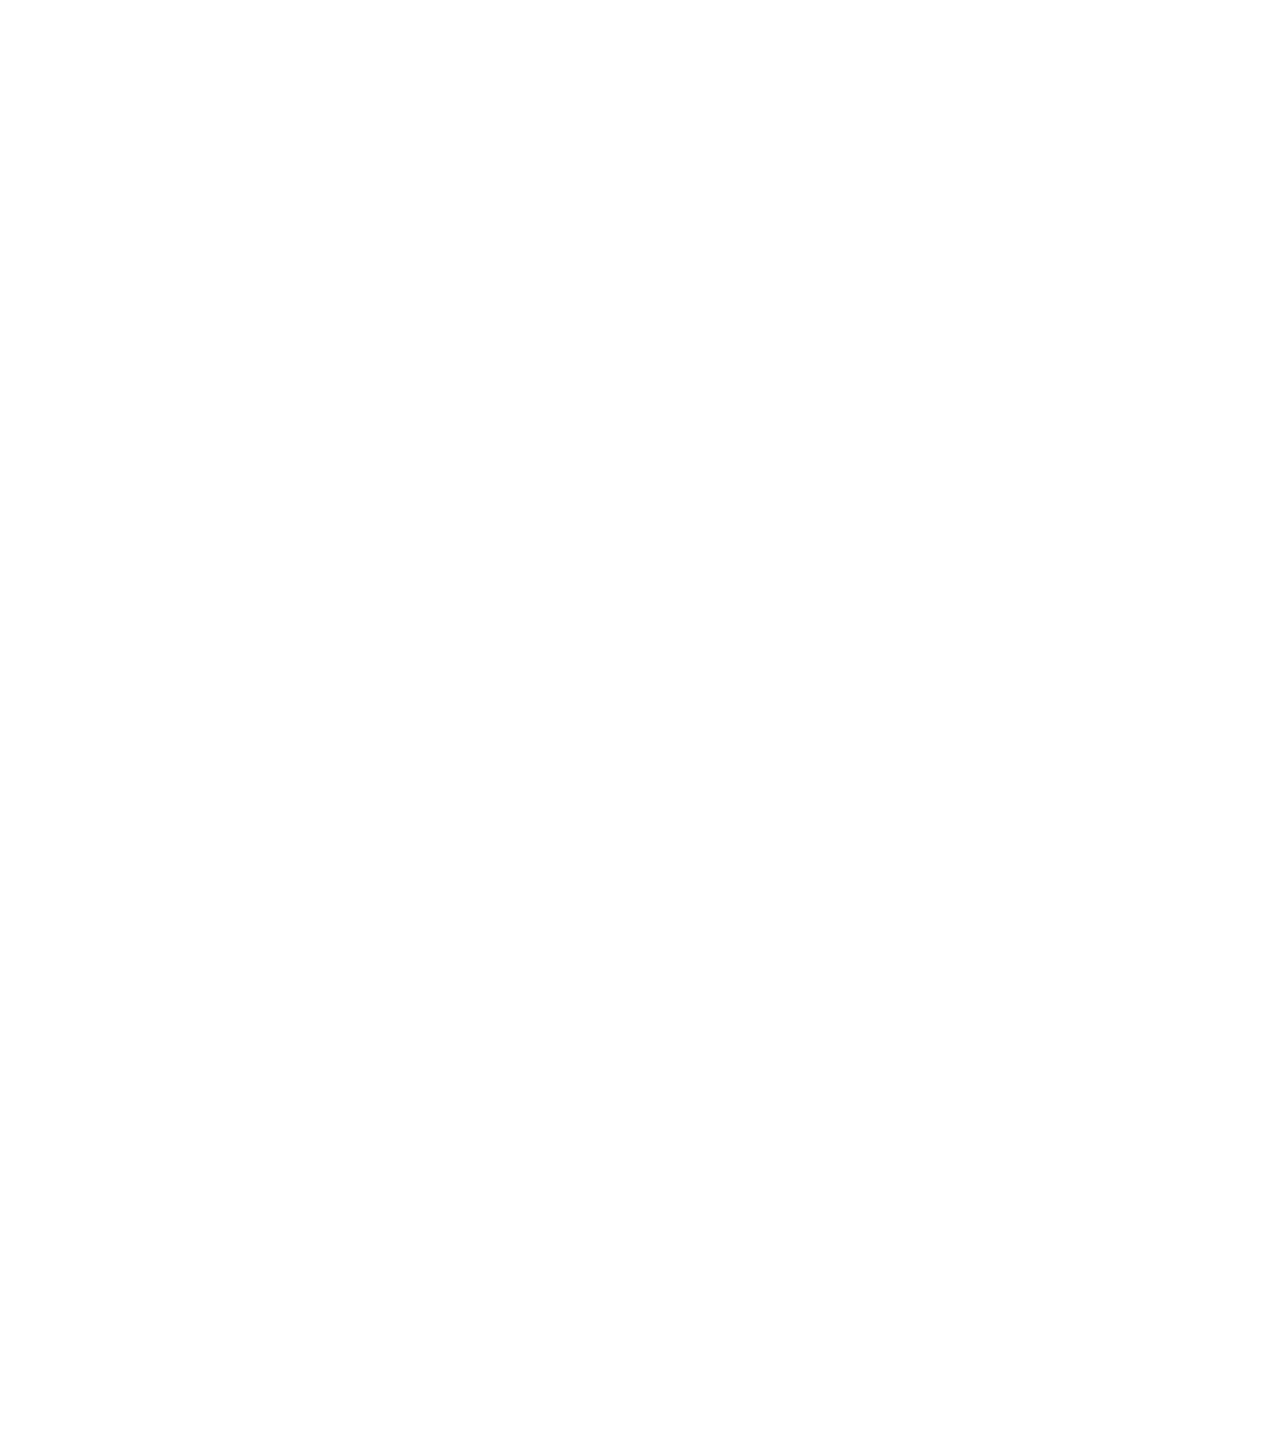
<file: myblog/static/tether-1.3.3/examples/pin/index.html>
<!DOCTYPE html>
<html>
    <head>
        <meta charset="utf-8">
        <meta http-equiv="X-UA-Compatible" content="chrome=1">
        <meta name="viewport" content="width=device-width, initial-scale=1, user-scalable=no">
        <link rel="stylesheet" href="../resources/css/base.css" />
        <link rel="stylesheet" href="../common/css/style.css" />
    </head>
    <body>
        <div class="instructions">Resize the screen to see the tethered element stick to the edges of the screen when it's resized.</div>

        <div class="element"></div>
        <div class="target"></div>

        <script src="//github.hubspot.com/tether/dist/js/tether.js"></script>
        <script>
            new Tether({
                element: '.element',
                target: '.target',
                attachment: 'top left',
                targetAttachment: 'top right',
                constraints: [{
                    to: 'window',
                    pin: true
                }]
            });
        </script>
    </body>
</html>
</file>
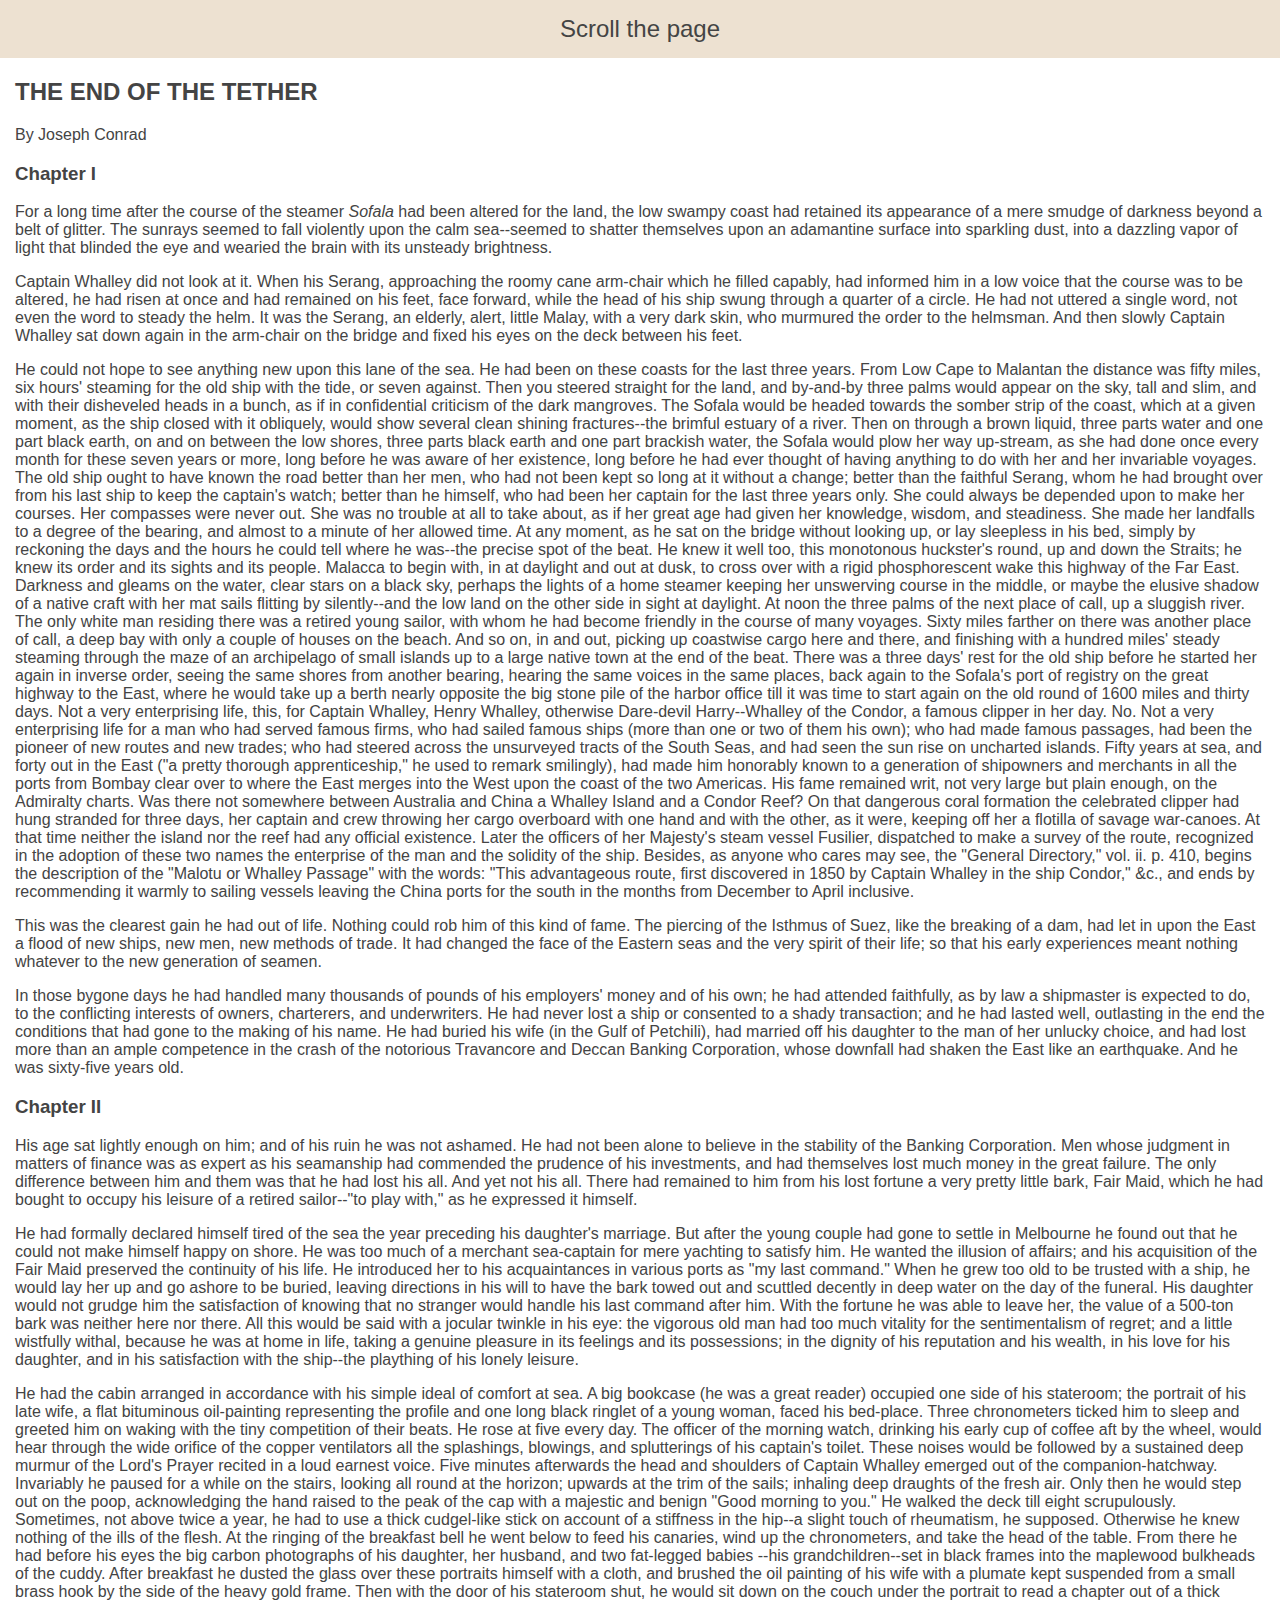
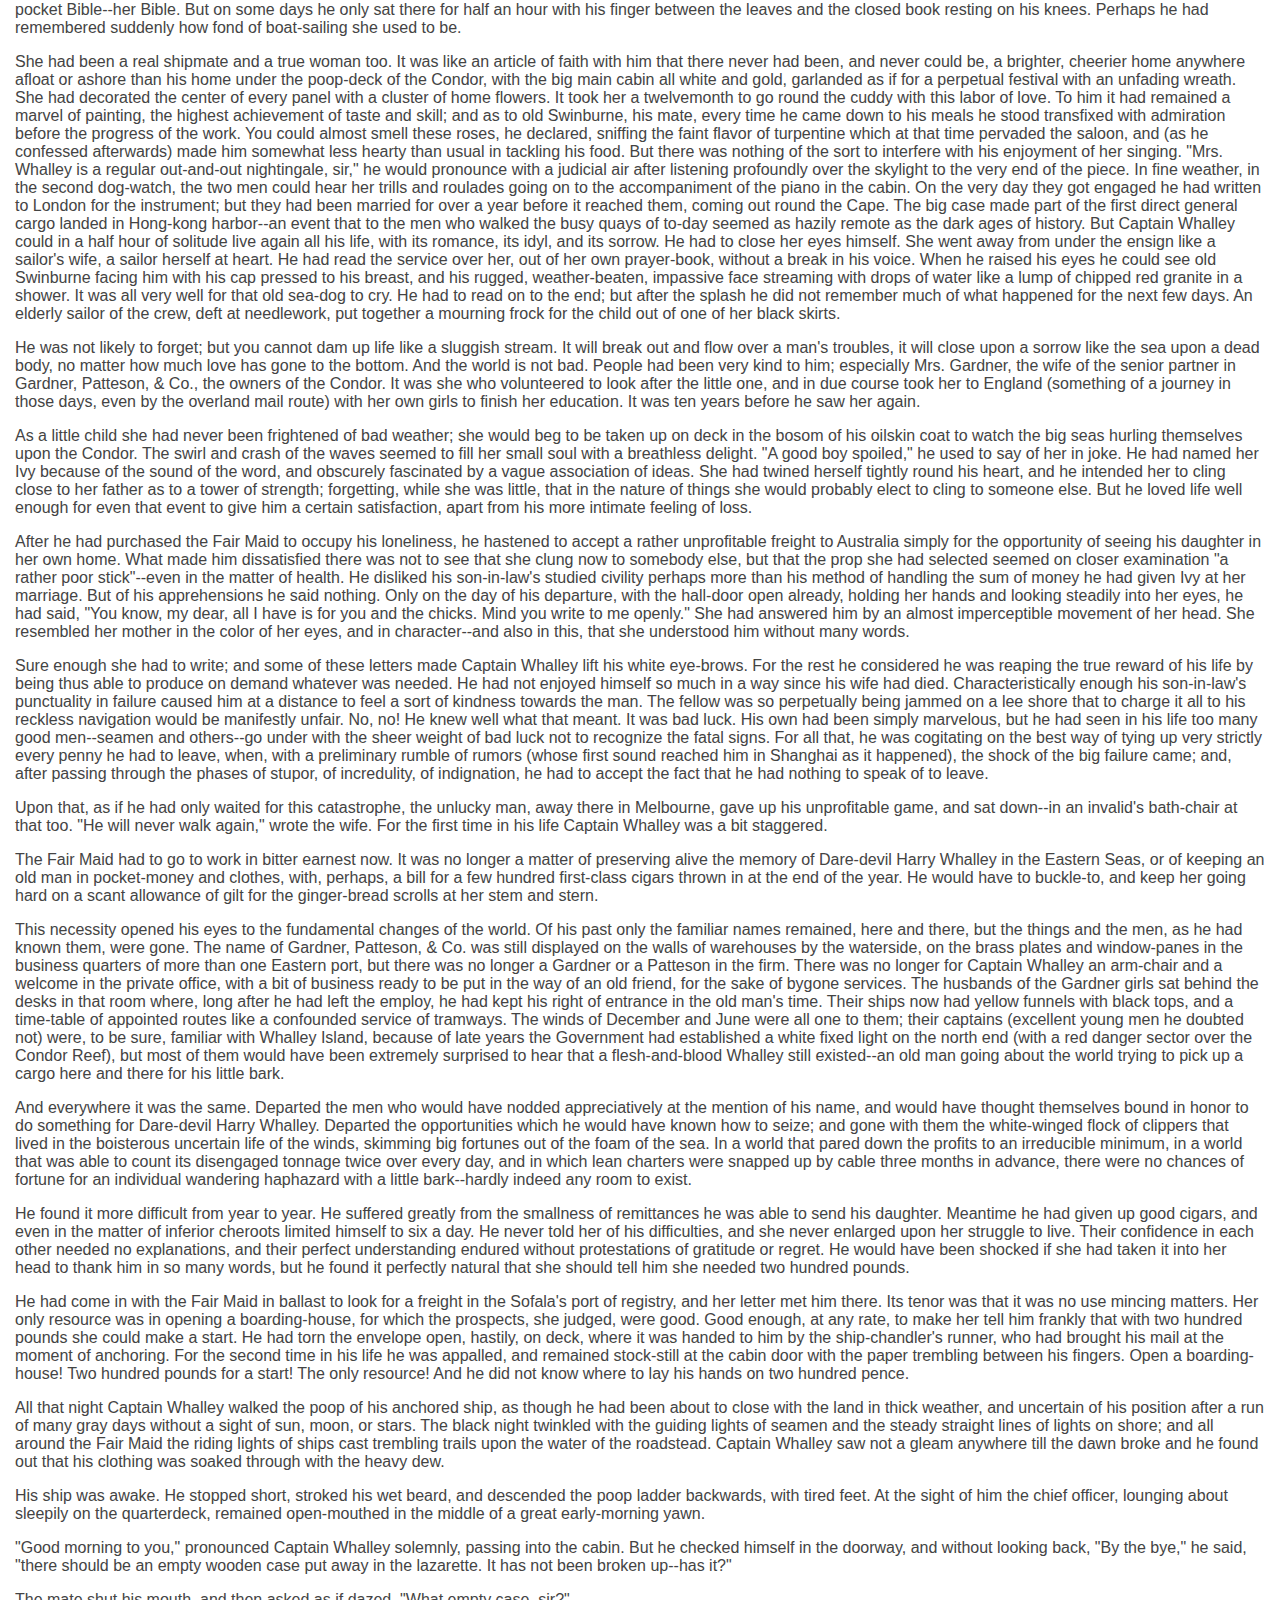
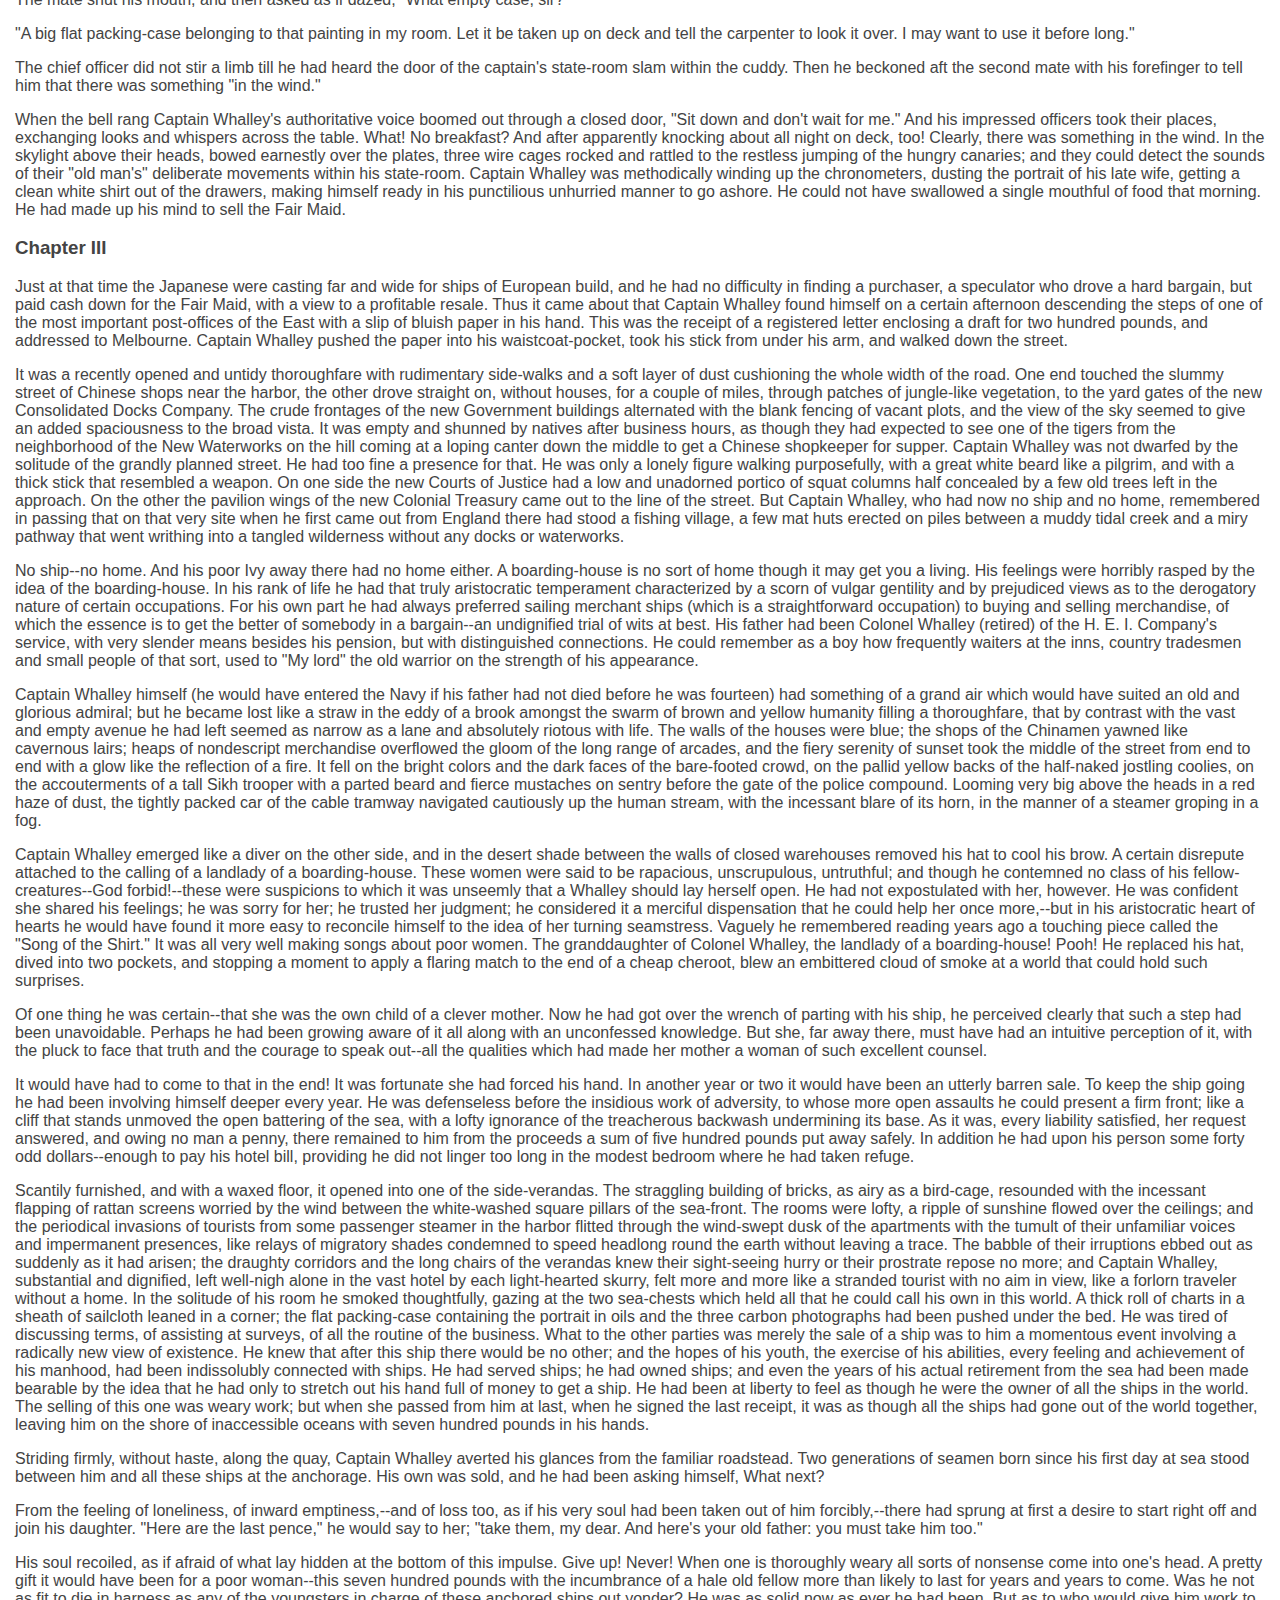
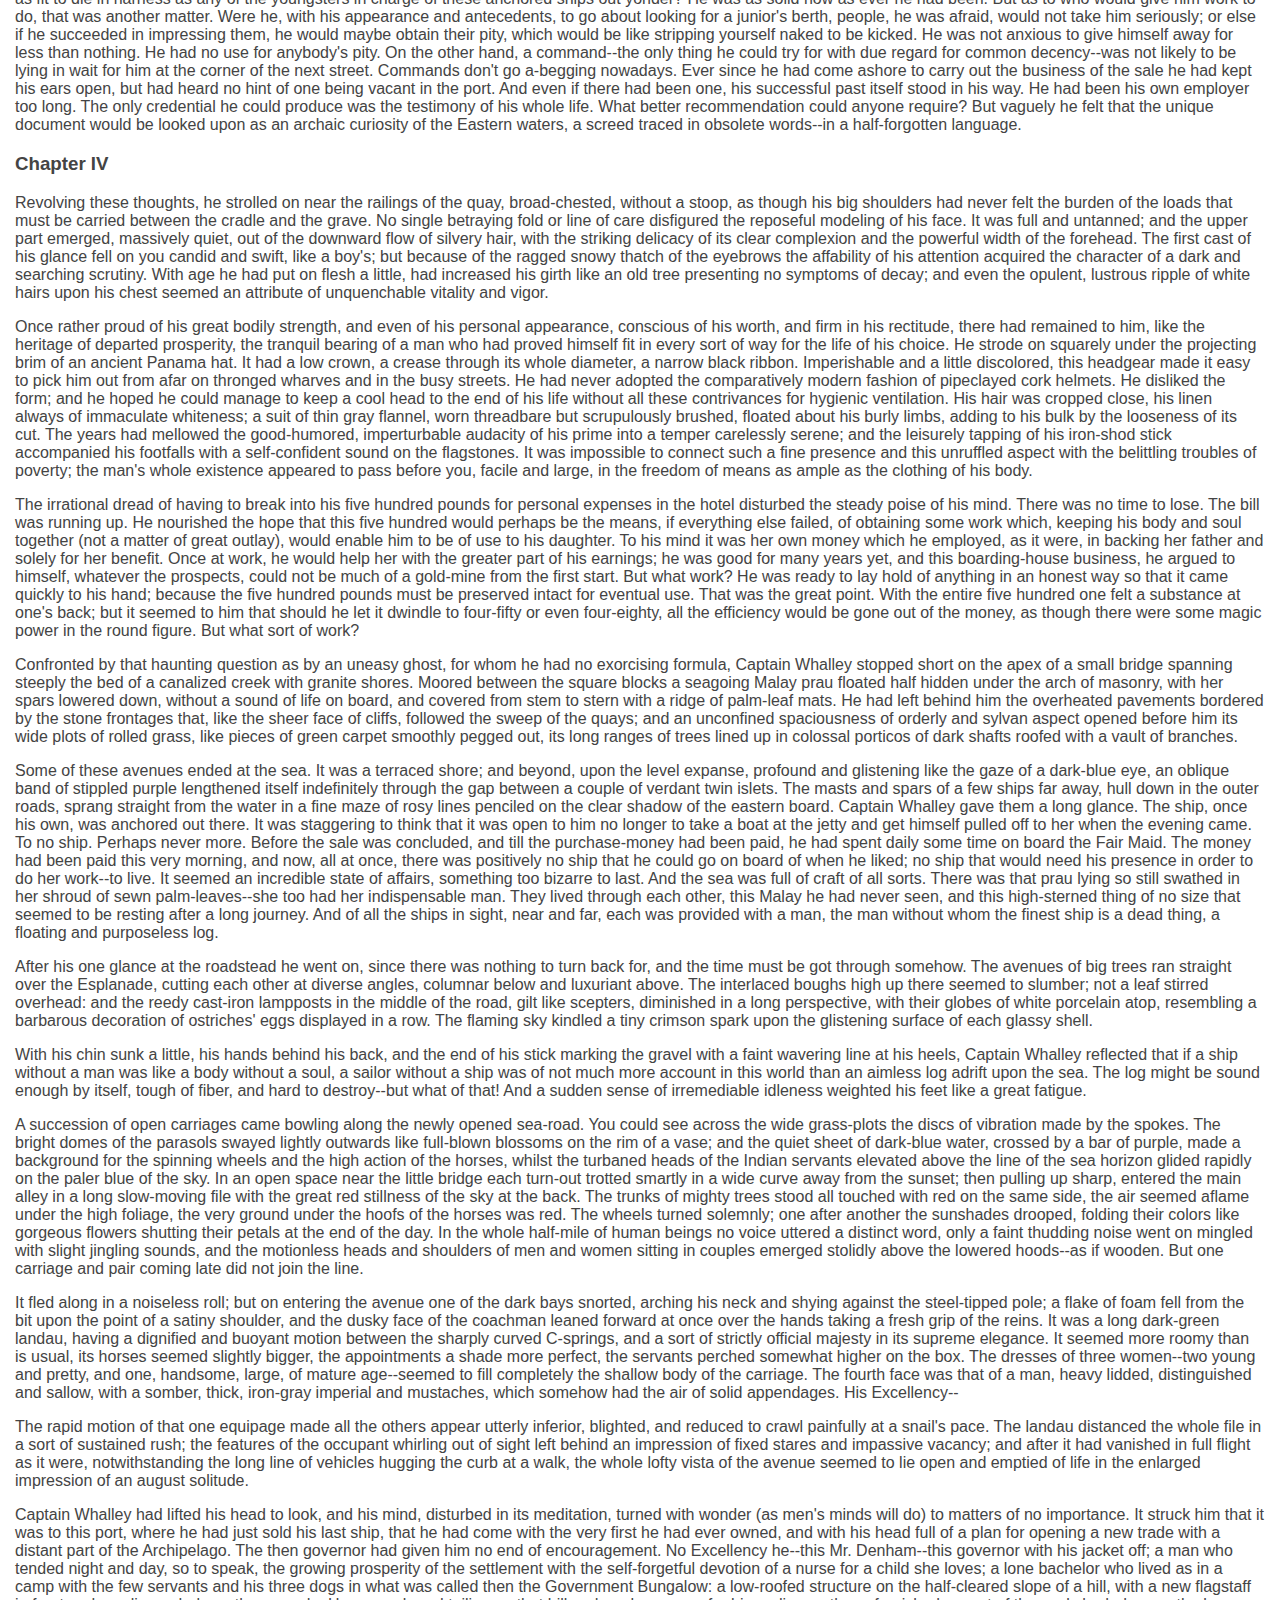
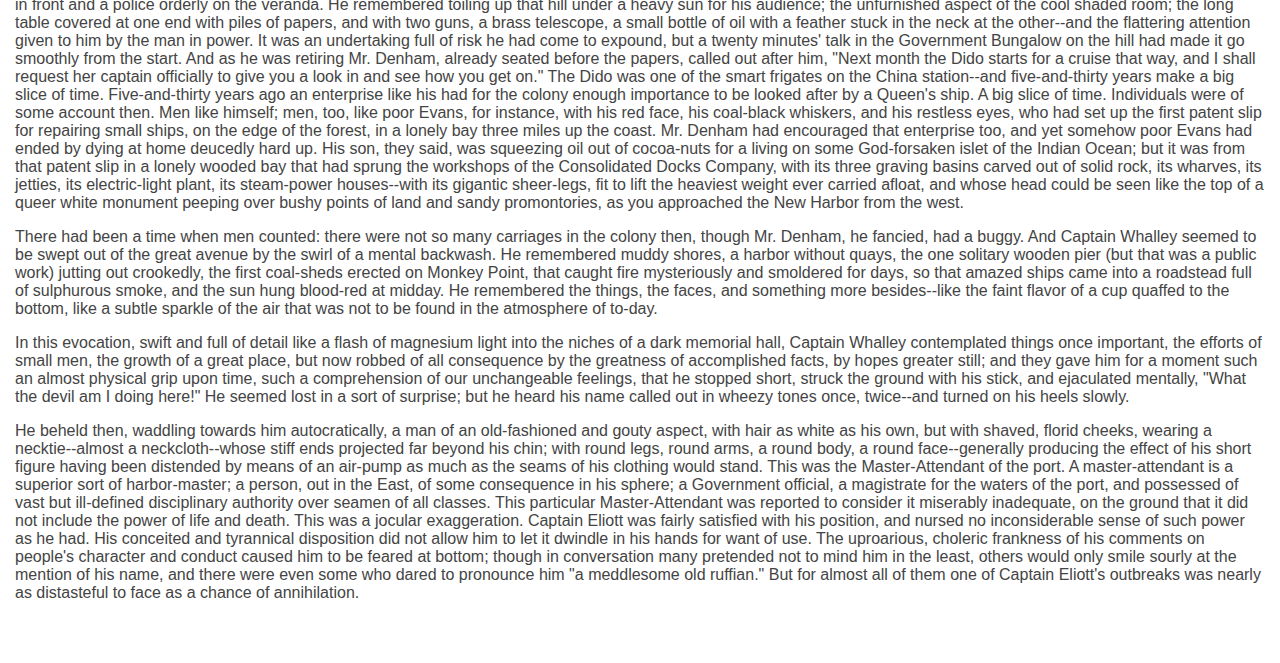
<file: myblog/static/tether-1.3.3/examples/scroll/index.html>
<!DOCTYPE html>
<html>
    <head>
        <link rel="stylesheet" href="../resources/css/base.css" />
        <link rel="stylesheet" href="../common/css/style.css" />
    </head>
    <body>

    <div class="instructions">Scroll the page</div>

    <h2>THE END OF THE TETHER</h2>

    <p>By Joseph Conrad</p>

    <h3>Chapter I</h3>

    <p>For a long time after the course of the steamer <em>Sofala</em> had been
    altered for the land, the low swampy coast had retained its appearance
    of a mere smudge of darkness beyond a belt of glitter. The sunrays
    seemed to fall violently upon the calm sea--seemed to shatter themselves
    upon an adamantine surface into sparkling dust, into a dazzling vapor
    of light that blinded the eye and wearied the brain with its unsteady
    brightness.</p>

    <p>Captain Whalley did not look at it. When his Serang, approaching the
    roomy cane arm-chair which he filled capably, had informed him in a low
    voice that the course was to be altered, he had risen at once and had
    remained on his feet, face forward, while the head of his ship swung
    through a quarter of a circle. He had not uttered a single word, not
    even the word to steady the helm. It was the Serang, an elderly, alert,
    little Malay, with a very dark skin, who murmured the order to the
    helmsman. And then slowly Captain Whalley sat down again in the
    arm-chair on the bridge and fixed his eyes on the deck between his feet.</p>

    <p>He could not hope to see anything new upon this lane of the sea. He had
    been on these coasts for the last three years. From Low Cape to Malantan
    the distance was fifty miles, six hours' steaming for the old ship with
    the tide, or seven against. Then you steered straight for the land, and
    by-and-by three palms would appear on the sky, tall and slim, and with
    their disheveled heads in a bunch, as if in confidential criticism of
    the dark mangroves. The Sofala would be headed towards the somber
    strip of the coast, which at a given moment, as the ship closed with
    it obliquely, would show several clean shining fractures--the brimful
    estuary of a river. Then on through a brown liquid, three parts water
    and one part black earth, on and on between the low shores, three parts
    black earth and one part brackish water, the Sofala would plow her way
    up-stream, as she had done once every month for these seven years or
    more, long before he was aware of her existence, long before he had ever
    thought of having anything to do with her and her invariable voyages.
    The old ship ought to have known the road better than her men, who had
    not been kept so long at it without a change; better than the faithful
    Serang, whom he had brought over from his last ship to keep the
    captain's watch; better than he himself, who had been her captain for
    the last three years only. She could always be depended upon to make her
    courses. Her compasses were never out. She was no trouble at all to
    take about, as if her great age had given her knowledge, wisdom, and
    steadiness. She made her landfalls to a degree of the bearing, and
    almost to a minute of her allowed time. At any moment, as he sat on
    the bridge without looking up, or lay sleepless in his bed, simply by
    reckoning the days and the hours he could tell where he was--the precise
    spot of the beat. He knew it well too, this monotonous huckster's
    round, up and down the Straits; he knew its order and its sights and its
    people. Malacca to begin with, in at daylight and out at dusk, to cross
    over with a rigid phosphorescent wake this highway of the Far East.
    Darkness and gleams on the water, clear stars on a black sky, perhaps
    the lights of a home steamer keeping her unswerving course in the
    middle, or maybe the elusive shadow of a native craft with her mat sails
    flitting by silently--and the low land on the other side in sight
    at daylight. At noon the three palms of the next place of call, up a
    sluggish river. The only white man residing there was a retired young
    sailor, with whom he had become friendly in the course of many voyages.
    Sixty miles farther on there was another place of call, a deep bay with
    only a couple of houses on the beach. And so on, in and out, picking
    up coastwise cargo here and there, and finishing with a hundred miles'
    steady steaming through the maze of an archipelago of small islands up
    to a large native town at the end of the beat. There was a three days'
    rest for the old ship before he started her again in inverse order,
    seeing the same shores from another bearing, hearing the same voices
    in the same places, back again to the Sofala's port of registry on
    the great highway to the East, where he would take up a berth nearly
    opposite the big stone pile of the harbor office till it was time to
    start again on the old round of 1600 miles and thirty days. Not a very
    enterprising life, this, for Captain Whalley, Henry Whalley, otherwise
    Dare-devil Harry--Whalley of the Condor, a famous clipper in her day.
    No. Not a very enterprising life for a man who had served famous firms,
    who had sailed famous ships (more than one or two of them his own); who
    had made famous passages, had been the pioneer of new routes and new
    trades; who had steered across the unsurveyed tracts of the South Seas,
    and had seen the sun rise on uncharted islands. Fifty years at sea, and
    forty out in the East ("a pretty thorough apprenticeship," he used
    to remark smilingly), had made him honorably known to a generation of
    shipowners and merchants in all the ports from Bombay clear over to
    where the East merges into the West upon the coast of the two Americas.
    His fame remained writ, not very large but plain enough, on the
    Admiralty charts. Was there not somewhere between Australia and China a
    Whalley Island and a Condor Reef? On that dangerous coral formation the
    celebrated clipper had hung stranded for three days, her captain and
    crew throwing her cargo overboard with one hand and with the other, as
    it were, keeping off her a flotilla of savage war-canoes. At that time
    neither the island nor the reef had any official existence. Later the
    officers of her Majesty's steam vessel Fusilier, dispatched to make a
    survey of the route, recognized in the adoption of these two names the
    enterprise of the man and the solidity of the ship. Besides, as anyone
    who cares may see, the "General Directory," vol. ii. p. 410, begins the
    description of the "Malotu or Whalley Passage" with the words: "This
    advantageous route, first discovered in 1850 by Captain Whalley in the
    ship Condor," &amp;c., and ends by recommending it warmly to sailing vessels
    leaving the China ports for the south in the months from December to
    April inclusive.</p>

    <p>This was the clearest gain he had out of life. Nothing could rob him
    of this kind of fame. The piercing of the Isthmus of Suez, like the
    breaking of a dam, had let in upon the East a flood of new ships, new
    men, new methods of trade. It had changed the face of the Eastern seas
    and the very spirit of their life; so that his early experiences meant
    nothing whatever to the new generation of seamen.</p>

    <p>In those bygone days he had handled many thousands of pounds of his
    employers' money and of his own; he had attended faithfully, as by law
    a shipmaster is expected to do, to the conflicting interests of owners,
    charterers, and underwriters. He had never lost a ship or consented to
    a shady transaction; and he had lasted well, outlasting in the end the
    conditions that had gone to the making of his name. He had buried his
    wife (in the Gulf of Petchili), had married off his daughter to the man
    of her unlucky choice, and had lost more than an ample competence in the
    crash of the notorious Travancore and Deccan Banking Corporation, whose
    downfall had shaken the East like an earthquake. And he was sixty-five
    years old.</p>

    <h3>Chapter II</h3>

    <p>His age sat lightly enough on him; and of his ruin he was not ashamed.
    He had not been alone to believe in the stability of the Banking
    Corporation. Men whose judgment in matters of finance was as expert as
    his seamanship had commended the prudence of his investments, and had
    themselves lost much money in the great failure. The only difference
    between him and them was that he had lost his all. And yet not his all.
    There had remained to him from his lost fortune a very pretty little
    bark, Fair Maid, which he had bought to occupy his leisure of a retired
    sailor--"to play with," as he expressed it himself.</p>

    <p>He had formally declared himself tired of the sea the year preceding his
    daughter's marriage. But after the young couple had gone to settle in
    Melbourne he found out that he could not make himself happy on shore. He
    was too much of a merchant sea-captain for mere yachting to satisfy him.
    He wanted the illusion of affairs; and his acquisition of the Fair
    Maid preserved the continuity of his life. He introduced her to his
    acquaintances in various ports as "my last command." When he grew too
    old to be trusted with a ship, he would lay her up and go ashore to be
    buried, leaving directions in his will to have the bark towed out and
    scuttled decently in deep water on the day of the funeral. His daughter
    would not grudge him the satisfaction of knowing that no stranger would
    handle his last command after him. With the fortune he was able to leave
    her, the value of a 500-ton bark was neither here nor there. All this
    would be said with a jocular twinkle in his eye: the vigorous old man
    had too much vitality for the sentimentalism of regret; and a little
    wistfully withal, because he was at home in life, taking a genuine
    pleasure in its feelings and its possessions; in the dignity of his
    reputation and his wealth, in his love for his daughter, and in his
    satisfaction with the ship--the plaything of his lonely leisure.</p>

    <p>He had the cabin arranged in accordance with his simple ideal of comfort
    at sea. A big bookcase (he was a great reader) occupied one side of his
    stateroom; the portrait of his late wife, a flat bituminous oil-painting
    representing the profile and one long black ringlet of a young woman,
    faced his bed-place. Three chronometers ticked him to sleep and greeted
    him on waking with the tiny competition of their beats. He rose at five
    every day. The officer of the morning watch, drinking his early cup
    of coffee aft by the wheel, would hear through the wide orifice of the
    copper ventilators all the splashings, blowings, and splutterings of
    his captain's toilet. These noises would be followed by a sustained
    deep murmur of the Lord's Prayer recited in a loud earnest voice. Five
    minutes afterwards the head and shoulders of Captain Whalley emerged
    out of the companion-hatchway. Invariably he paused for a while on the
    stairs, looking all round at the horizon; upwards at the trim of the
    sails; inhaling deep draughts of the fresh air. Only then he would step
    out on the poop, acknowledging the hand raised to the peak of the cap
    with a majestic and benign "Good morning to you." He walked the deck
    till eight scrupulously. Sometimes, not above twice a year, he had to
    use a thick cudgel-like stick on account of a stiffness in the hip--a
    slight touch of rheumatism, he supposed. Otherwise he knew nothing of
    the ills of the flesh. At the ringing of the breakfast bell he went
    below to feed his canaries, wind up the chronometers, and take the
    head of the table. From there he had before his eyes the big carbon
    photographs of his daughter, her husband, and two fat-legged babies
    --his grandchildren--set in black frames into the maplewood bulkheads
    of the cuddy. After breakfast he dusted the glass over these portraits
    himself with a cloth, and brushed the oil painting of his wife with a
    plumate kept suspended from a small brass hook by the side of the heavy
    gold frame. Then with the door of his stateroom shut, he would sit down
    on the couch under the portrait to read a chapter out of a thick pocket
    Bible--her Bible. But on some days he only sat there for half an hour
    with his finger between the leaves and the closed book resting on his
    knees. Perhaps he had remembered suddenly how fond of boat-sailing she
    used to be.</p>

    <p>She had been a real shipmate and a true woman too. It was like an
    article of faith with him that there never had been, and never could be,
    a brighter, cheerier home anywhere afloat or ashore than his home under
    the poop-deck of the Condor, with the big main cabin all white and gold,
    garlanded as if for a perpetual festival with an unfading wreath. She
    had decorated the center of every panel with a cluster of home flowers.
    It took her a twelvemonth to go round the cuddy with this labor of love.
    To him it had remained a marvel of painting, the highest achievement of
    taste and skill; and as to old Swinburne, his mate, every time he
    came down to his meals he stood transfixed with admiration before the
    progress of the work. You could almost smell these roses, he declared,
    sniffing the faint flavor of turpentine which at that time pervaded the
    saloon, and (as he confessed afterwards) made him somewhat less hearty
    than usual in tackling his food. But there was nothing of the sort to
    interfere with his enjoyment of her singing. "Mrs. Whalley is a regular
    out-and-out nightingale, sir," he would pronounce with a judicial air
    after listening profoundly over the skylight to the very end of the
    piece. In fine weather, in the second dog-watch, the two men could hear
    her trills and roulades going on to the accompaniment of the piano in
    the cabin. On the very day they got engaged he had written to London
    for the instrument; but they had been married for over a year before it
    reached them, coming out round the Cape. The big case made part of the
    first direct general cargo landed in Hong-kong harbor--an event that to
    the men who walked the busy quays of to-day seemed as hazily remote as
    the dark ages of history. But Captain Whalley could in a half hour of
    solitude live again all his life, with its romance, its idyl, and its
    sorrow. He had to close her eyes himself. She went away from under the
    ensign like a sailor's wife, a sailor herself at heart. He had read
    the service over her, out of her own prayer-book, without a break in his
    voice. When he raised his eyes he could see old Swinburne facing him
    with his cap pressed to his breast, and his rugged, weather-beaten,
    impassive face streaming with drops of water like a lump of chipped red
    granite in a shower. It was all very well for that old sea-dog to cry.
    He had to read on to the end; but after the splash he did not remember
    much of what happened for the next few days. An elderly sailor of the
    crew, deft at needlework, put together a mourning frock for the child
    out of one of her black skirts.</p>

    <p>He was not likely to forget; but you cannot dam up life like a sluggish
    stream. It will break out and flow over a man's troubles, it will close
    upon a sorrow like the sea upon a dead body, no matter how much love has
    gone to the bottom. And the world is not bad. People had been very
    kind to him; especially Mrs. Gardner, the wife of the senior partner
    in Gardner, Patteson, &amp; Co., the owners of the Condor. It was she who
    volunteered to look after the little one, and in due course took her to
    England (something of a journey in those days, even by the overland
    mail route) with her own girls to finish her education. It was ten years
    before he saw her again.</p>

    <p>As a little child she had never been frightened of bad weather; she
    would beg to be taken up on deck in the bosom of his oilskin coat to
    watch the big seas hurling themselves upon the Condor. The swirl and
    crash of the waves seemed to fill her small soul with a breathless
    delight. "A good boy spoiled," he used to say of her in joke. He had
    named her Ivy because of the sound of the word, and obscurely fascinated
    by a vague association of ideas. She had twined herself tightly round
    his heart, and he intended her to cling close to her father as to a
    tower of strength; forgetting, while she was little, that in the nature
    of things she would probably elect to cling to someone else. But
    he loved life well enough for even that event to give him a certain
    satisfaction, apart from his more intimate feeling of loss.</p>

    <p>After he had purchased the Fair Maid to occupy his loneliness, he
    hastened to accept a rather unprofitable freight to Australia simply for
    the opportunity of seeing his daughter in her own home. What made him
    dissatisfied there was not to see that she clung now to somebody else,
    but that the prop she had selected seemed on closer examination "a
    rather poor stick"--even in the matter of health. He disliked his
    son-in-law's studied civility perhaps more than his method of
    handling the sum of money he had given Ivy at her marriage. But of his
    apprehensions he said nothing. Only on the day of his departure, with
    the hall-door open already, holding her hands and looking steadily into
    her eyes, he had said, "You know, my dear, all I have is for you and the
    chicks. Mind you write to me openly." She had answered him by an almost
    imperceptible movement of her head. She resembled her mother in
    the color of her eyes, and in character--and also in this, that she
    understood him without many words.</p>

    <p>Sure enough she had to write; and some of these letters made Captain
    Whalley lift his white eye-brows. For the rest he considered he was
    reaping the true reward of his life by being thus able to produce on
    demand whatever was needed. He had not enjoyed himself so much in a
    way since his wife had died. Characteristically enough his son-in-law's
    punctuality in failure caused him at a distance to feel a sort of
    kindness towards the man. The fellow was so perpetually being jammed on
    a lee shore that to charge it all to his reckless navigation would be
    manifestly unfair. No, no! He knew well what that meant. It was bad
    luck. His own had been simply marvelous, but he had seen in his life too
    many good men--seamen and others--go under with the sheer weight of bad
    luck not to recognize the fatal signs. For all that, he was cogitating
    on the best way of tying up very strictly every penny he had to leave,
    when, with a preliminary rumble of rumors (whose first sound reached
    him in Shanghai as it happened), the shock of the big failure came;
    and, after passing through the phases of stupor, of incredulity, of
    indignation, he had to accept the fact that he had nothing to speak of
    to leave.</p>

    <p>Upon that, as if he had only waited for this catastrophe, the unlucky
    man, away there in Melbourne, gave up his unprofitable game, and sat
    down--in an invalid's bath-chair at that too. "He will never walk
    again," wrote the wife. For the first time in his life Captain Whalley
    was a bit staggered.</p>

    <p>The Fair Maid had to go to work in bitter earnest now. It was no longer
    a matter of preserving alive the memory of Dare-devil Harry Whalley in
    the Eastern Seas, or of keeping an old man in pocket-money and clothes,
    with, perhaps, a bill for a few hundred first-class cigars thrown in at
    the end of the year. He would have to buckle-to, and keep her going hard
    on a scant allowance of gilt for the ginger-bread scrolls at her stem
    and stern.</p>

    <p>This necessity opened his eyes to the fundamental changes of the world.
    Of his past only the familiar names remained, here and there, but
    the things and the men, as he had known them, were gone. The name of
    Gardner, Patteson, &amp; Co. was still displayed on the walls of warehouses
    by the waterside, on the brass plates and window-panes in the business
    quarters of more than one Eastern port, but there was no longer a
    Gardner or a Patteson in the firm. There was no longer for Captain
    Whalley an arm-chair and a welcome in the private office, with a bit of
    business ready to be put in the way of an old friend, for the sake of
    bygone services. The husbands of the Gardner girls sat behind the desks
    in that room where, long after he had left the employ, he had kept his
    right of entrance in the old man's time. Their ships now had yellow
    funnels with black tops, and a time-table of appointed routes like a
    confounded service of tramways. The winds of December and June were all
    one to them; their captains (excellent young men he doubted not) were,
    to be sure, familiar with Whalley Island, because of late years the
    Government had established a white fixed light on the north end (with
    a red danger sector over the Condor Reef), but most of them would have
    been extremely surprised to hear that a flesh-and-blood Whalley still
    existed--an old man going about the world trying to pick up a cargo here
    and there for his little bark.</p>

    <p>And everywhere it was the same. Departed the men who would have nodded
    appreciatively at the mention of his name, and would have thought
    themselves bound in honor to do something for Dare-devil Harry Whalley.
    Departed the opportunities which he would have known how to seize; and
    gone with them the white-winged flock of clippers that lived in the
    boisterous uncertain life of the winds, skimming big fortunes out of
    the foam of the sea. In a world that pared down the profits to an
    irreducible minimum, in a world that was able to count its disengaged
    tonnage twice over every day, and in which lean charters were snapped up
    by cable three months in advance, there were no chances of fortune for
    an individual wandering haphazard with a little bark--hardly indeed any
    room to exist.</p>

    <p>He found it more difficult from year to year. He suffered greatly from
    the smallness of remittances he was able to send his daughter. Meantime
    he had given up good cigars, and even in the matter of inferior cheroots
    limited himself to six a day. He never told her of his difficulties, and
    she never enlarged upon her struggle to live. Their confidence in each
    other needed no explanations, and their perfect understanding endured
    without protestations of gratitude or regret. He would have been shocked
    if she had taken it into her head to thank him in so many words, but
    he found it perfectly natural that she should tell him she needed two
    hundred pounds.</p>

    <p>He had come in with the Fair Maid in ballast to look for a freight in
    the Sofala's port of registry, and her letter met him there. Its tenor
    was that it was no use mincing matters. Her only resource was in opening
    a boarding-house, for which the prospects, she judged, were good. Good
    enough, at any rate, to make her tell him frankly that with two hundred
    pounds she could make a start. He had torn the envelope open, hastily,
    on deck, where it was handed to him by the ship-chandler's runner, who
    had brought his mail at the moment of anchoring. For the second time
    in his life he was appalled, and remained stock-still at the cabin door
    with the paper trembling between his fingers. Open a boarding-house! Two
    hundred pounds for a start! The only resource! And he did not know where
    to lay his hands on two hundred pence.</p>

    <p>All that night Captain Whalley walked the poop of his anchored ship, as
    though he had been about to close with the land in thick weather, and
    uncertain of his position after a run of many gray days without a sight
    of sun, moon, or stars. The black night twinkled with the guiding lights
    of seamen and the steady straight lines of lights on shore; and all
    around the Fair Maid the riding lights of ships cast trembling trails
    upon the water of the roadstead. Captain Whalley saw not a gleam
    anywhere till the dawn broke and he found out that his clothing was
    soaked through with the heavy dew.</p>

    <p>His ship was awake. He stopped short, stroked his wet beard, and
    descended the poop ladder backwards, with tired feet. At the sight
    of him the chief officer, lounging about sleepily on the quarterdeck,
    remained open-mouthed in the middle of a great early-morning yawn.</p>

    <p>"Good morning to you," pronounced Captain Whalley solemnly, passing into
    the cabin. But he checked himself in the doorway, and without looking
    back, "By the bye," he said, "there should be an empty wooden case put
    away in the lazarette. It has not been broken up--has it?"</p>

    <p>The mate shut his mouth, and then asked as if dazed, "What empty case,
    sir?"</p>

    <p>"A big flat packing-case belonging to that painting in my room. Let it
    be taken up on deck and tell the carpenter to look it over. I may want
    to use it before long."</p>

    <p>The chief officer did not stir a limb till he had heard the door of the
    captain's state-room slam within the cuddy. Then he beckoned aft the
    second mate with his forefinger to tell him that there was something "in
    the wind."</p>

    <p>When the bell rang Captain Whalley's authoritative voice boomed out
    through a closed door, "Sit down and don't wait for me." And his
    impressed officers took their places, exchanging looks and whispers
    across the table. What! No breakfast? And after apparently knocking
    about all night on deck, too! Clearly, there was something in the wind.
    In the skylight above their heads, bowed earnestly over the plates,
    three wire cages rocked and rattled to the restless jumping of the
    hungry canaries; and they could detect the sounds of their "old
    man's" deliberate movements within his state-room. Captain Whalley was
    methodically winding up the chronometers, dusting the portrait of
    his late wife, getting a clean white shirt out of the drawers, making
    himself ready in his punctilious unhurried manner to go ashore. He could
    not have swallowed a single mouthful of food that morning. He had made
    up his mind to sell the Fair Maid.</p>

    <h3>Chapter III</h3>

    <p>Just at that time the Japanese were casting far and wide for ships
    of European build, and he had no difficulty in finding a purchaser, a
    speculator who drove a hard bargain, but paid cash down for the Fair
    Maid, with a view to a profitable resale. Thus it came about that
    Captain Whalley found himself on a certain afternoon descending the
    steps of one of the most important post-offices of the East with a slip
    of bluish paper in his hand. This was the receipt of a registered letter
    enclosing a draft for two hundred pounds, and addressed to Melbourne.
    Captain Whalley pushed the paper into his waistcoat-pocket, took his
    stick from under his arm, and walked down the street.</p>

    <p>It was a recently opened and untidy thoroughfare with rudimentary
    side-walks and a soft layer of dust cushioning the whole width of
    the road. One end touched the slummy street of Chinese shops near the
    harbor, the other drove straight on, without houses, for a couple of
    miles, through patches of jungle-like vegetation, to the yard gates
    of the new Consolidated Docks Company. The crude frontages of the new
    Government buildings alternated with the blank fencing of vacant plots,
    and the view of the sky seemed to give an added spaciousness to the
    broad vista. It was empty and shunned by natives after business
    hours, as though they had expected to see one of the tigers from the
    neighborhood of the New Waterworks on the hill coming at a loping canter
    down the middle to get a Chinese shopkeeper for supper. Captain Whalley
    was not dwarfed by the solitude of the grandly planned street. He
    had too fine a presence for that. He was only a lonely figure walking
    purposefully, with a great white beard like a pilgrim, and with a thick
    stick that resembled a weapon. On one side the new Courts of Justice had
    a low and unadorned portico of squat columns half concealed by a few old
    trees left in the approach. On the other the pavilion wings of the
    new Colonial Treasury came out to the line of the street. But Captain
    Whalley, who had now no ship and no home, remembered in passing that
    on that very site when he first came out from England there had stood a
    fishing village, a few mat huts erected on piles between a muddy tidal
    creek and a miry pathway that went writhing into a tangled wilderness
    without any docks or waterworks.</p>

    <p>No ship--no home. And his poor Ivy away there had no home either. A
    boarding-house is no sort of home though it may get you a living. His
    feelings were horribly rasped by the idea of the boarding-house. In his
    rank of life he had that truly aristocratic temperament characterized by
    a scorn of vulgar gentility and by prejudiced views as to the derogatory
    nature of certain occupations. For his own part he had always preferred
    sailing merchant ships (which is a straightforward occupation) to buying
    and selling merchandise, of which the essence is to get the better of
    somebody in a bargain--an undignified trial of wits at best. His father
    had been Colonel Whalley (retired) of the H. E. I. Company's service,
    with very slender means besides his pension, but with distinguished
    connections. He could remember as a boy how frequently waiters at the
    inns, country tradesmen and small people of that sort, used to "My lord"
    the old warrior on the strength of his appearance.</p>

    <p>Captain Whalley himself (he would have entered the Navy if his father
    had not died before he was fourteen) had something of a grand air which
    would have suited an old and glorious admiral; but he became lost like
    a straw in the eddy of a brook amongst the swarm of brown and yellow
    humanity filling a thoroughfare, that by contrast with the vast and
    empty avenue he had left seemed as narrow as a lane and absolutely
    riotous with life. The walls of the houses were blue; the shops of the
    Chinamen yawned like cavernous lairs; heaps of nondescript merchandise
    overflowed the gloom of the long range of arcades, and the fiery
    serenity of sunset took the middle of the street from end to end with a
    glow like the reflection of a fire. It fell on the bright colors and the
    dark faces of the bare-footed crowd, on the pallid yellow backs of the
    half-naked jostling coolies, on the accouterments of a tall Sikh trooper
    with a parted beard and fierce mustaches on sentry before the gate of
    the police compound. Looming very big above the heads in a red haze of
    dust, the tightly packed car of the cable tramway navigated cautiously
    up the human stream, with the incessant blare of its horn, in the manner
    of a steamer groping in a fog.</p>

    <p>Captain Whalley emerged like a diver on the other side, and in the
    desert shade between the walls of closed warehouses removed his hat to
    cool his brow. A certain disrepute attached to the calling of a
    landlady of a boarding-house. These women were said to be rapacious,
    unscrupulous, untruthful; and though he contemned no class of his
    fellow-creatures--God forbid!--these were suspicions to which it was
    unseemly that a Whalley should lay herself open. He had not expostulated
    with her, however. He was confident she shared his feelings; he was
    sorry for her; he trusted her judgment; he considered it a merciful
    dispensation that he could help her once more,--but in his aristocratic
    heart of hearts he would have found it more easy to reconcile himself to
    the idea of her turning seamstress. Vaguely he remembered reading years
    ago a touching piece called the "Song of the Shirt." It was all very
    well making songs about poor women. The granddaughter of Colonel
    Whalley, the landlady of a boarding-house! Pooh! He replaced his hat,
    dived into two pockets, and stopping a moment to apply a flaring match
    to the end of a cheap cheroot, blew an embittered cloud of smoke at a
    world that could hold such surprises.</p>

    <p>Of one thing he was certain--that she was the own child of a clever
    mother. Now he had got over the wrench of parting with his ship, he
    perceived clearly that such a step had been unavoidable. Perhaps he had
    been growing aware of it all along with an unconfessed knowledge. But
    she, far away there, must have had an intuitive perception of it, with
    the pluck to face that truth and the courage to speak out--all the
    qualities which had made her mother a woman of such excellent counsel.</p>

    <p>It would have had to come to that in the end! It was fortunate she had
    forced his hand. In another year or two it would have been an utterly
    barren sale. To keep the ship going he had been involving himself deeper
    every year. He was defenseless before the insidious work of adversity,
    to whose more open assaults he could present a firm front; like a
    cliff that stands unmoved the open battering of the sea, with a lofty
    ignorance of the treacherous backwash undermining its base. As it was,
    every liability satisfied, her request answered, and owing no man a
    penny, there remained to him from the proceeds a sum of five hundred
    pounds put away safely. In addition he had upon his person some forty
    odd dollars--enough to pay his hotel bill, providing he did not linger
    too long in the modest bedroom where he had taken refuge.</p>

    <p>Scantily furnished, and with a waxed floor, it opened into one of
    the side-verandas. The straggling building of bricks, as airy as a
    bird-cage, resounded with the incessant flapping of rattan screens
    worried by the wind between the white-washed square pillars of the
    sea-front. The rooms were lofty, a ripple of sunshine flowed over the
    ceilings; and the periodical invasions of tourists from some passenger
    steamer in the harbor flitted through the wind-swept dusk of the
    apartments with the tumult of their unfamiliar voices and impermanent
    presences, like relays of migratory shades condemned to speed headlong
    round the earth without leaving a trace. The babble of their irruptions
    ebbed out as suddenly as it had arisen; the draughty corridors and
    the long chairs of the verandas knew their sight-seeing hurry or
    their prostrate repose no more; and Captain Whalley, substantial and
    dignified, left well-nigh alone in the vast hotel by each light-hearted
    skurry, felt more and more like a stranded tourist with no aim in view,
    like a forlorn traveler without a home. In the solitude of his room he
    smoked thoughtfully, gazing at the two sea-chests which held all that he
    could call his own in this world. A thick roll of charts in a sheath
    of sailcloth leaned in a corner; the flat packing-case containing the
    portrait in oils and the three carbon photographs had been pushed under
    the bed. He was tired of discussing terms, of assisting at surveys, of
    all the routine of the business. What to the other parties was merely
    the sale of a ship was to him a momentous event involving a radically
    new view of existence. He knew that after this ship there would be no
    other; and the hopes of his youth, the exercise of his abilities, every
    feeling and achievement of his manhood, had been indissolubly connected
    with ships. He had served ships; he had owned ships; and even the years
    of his actual retirement from the sea had been made bearable by the idea
    that he had only to stretch out his hand full of money to get a ship. He
    had been at liberty to feel as though he were the owner of all the
    ships in the world. The selling of this one was weary work; but when
    she passed from him at last, when he signed the last receipt, it was as
    though all the ships had gone out of the world together, leaving him on
    the shore of inaccessible oceans with seven hundred pounds in his hands.</p>

    <p>Striding firmly, without haste, along the quay, Captain Whalley averted
    his glances from the familiar roadstead. Two generations of seamen born
    since his first day at sea stood between him and all these ships at the
    anchorage. His own was sold, and he had been asking himself, What next?</p>

    <p>From the feeling of loneliness, of inward emptiness,--and of loss
    too, as if his very soul had been taken out of him forcibly,--there had
    sprung at first a desire to start right off and join his daughter.
    "Here are the last pence," he would say to her; "take them, my dear. And
    here's your old father: you must take him too."</p>

    <p>His soul recoiled, as if afraid of what lay hidden at the bottom of
    this impulse. Give up! Never! When one is thoroughly weary all sorts of
    nonsense come into one's head. A pretty gift it would have been for a
    poor woman--this seven hundred pounds with the incumbrance of a hale old
    fellow more than likely to last for years and years to come. Was he not
    as fit to die in harness as any of the youngsters in charge of these
    anchored ships out yonder? He was as solid now as ever he had been. But
    as to who would give him work to do, that was another matter. Were he,
    with his appearance and antecedents, to go about looking for a junior's
    berth, people, he was afraid, would not take him seriously; or else if
    he succeeded in impressing them, he would maybe obtain their pity, which
    would be like stripping yourself naked to be kicked. He was not anxious
    to give himself away for less than nothing. He had no use for anybody's
    pity. On the other hand, a command--the only thing he could try for with
    due regard for common decency--was not likely to be lying in wait
    for him at the corner of the next street. Commands don't go a-begging
    nowadays. Ever since he had come ashore to carry out the business of
    the sale he had kept his ears open, but had heard no hint of one being
    vacant in the port. And even if there had been one, his successful past
    itself stood in his way. He had been his own employer too long. The only
    credential he could produce was the testimony of his whole life. What
    better recommendation could anyone require? But vaguely he felt that
    the unique document would be looked upon as an archaic curiosity of the
    Eastern waters, a screed traced in obsolete words--in a half-forgotten
    language.</p>

    <h3>Chapter IV</h3>

    <p>Revolving these thoughts, he strolled on near the railings of the quay,
    broad-chested, without a stoop, as though his big shoulders had never
    felt the burden of the loads that must be carried between the cradle
    and the grave. No single betraying fold or line of care disfigured the
    reposeful modeling of his face. It was full and untanned; and the upper
    part emerged, massively quiet, out of the downward flow of silvery hair,
    with the striking delicacy of its clear complexion and the powerful
    width of the forehead. The first cast of his glance fell on you candid
    and swift, like a boy's; but because of the ragged snowy thatch of the
    eyebrows the affability of his attention acquired the character of a
    dark and searching scrutiny. With age he had put on flesh a little, had
    increased his girth like an old tree presenting no symptoms of decay;
    and even the opulent, lustrous ripple of white hairs upon his chest
    seemed an attribute of unquenchable vitality and vigor.</p>

    <p>Once rather proud of his great bodily strength, and even of his personal
    appearance, conscious of his worth, and firm in his rectitude, there had
    remained to him, like the heritage of departed prosperity, the tranquil
    bearing of a man who had proved himself fit in every sort of way for the
    life of his choice. He strode on squarely under the projecting brim of
    an ancient Panama hat. It had a low crown, a crease through its whole
    diameter, a narrow black ribbon. Imperishable and a little discolored,
    this headgear made it easy to pick him out from afar on thronged wharves
    and in the busy streets. He had never adopted the comparatively modern
    fashion of pipeclayed cork helmets. He disliked the form; and he hoped
    he could manage to keep a cool head to the end of his life without all
    these contrivances for hygienic ventilation. His hair was cropped close,
    his linen always of immaculate whiteness; a suit of thin gray flannel,
    worn threadbare but scrupulously brushed, floated about his burly limbs,
    adding to his bulk by the looseness of its cut. The years had mellowed
    the good-humored, imperturbable audacity of his prime into a temper
    carelessly serene; and the leisurely tapping of his iron-shod stick
    accompanied his footfalls with a self-confident sound on the flagstones.
    It was impossible to connect such a fine presence and this unruffled
    aspect with the belittling troubles of poverty; the man's whole
    existence appeared to pass before you, facile and large, in the freedom
    of means as ample as the clothing of his body.</p>

    <p>The irrational dread of having to break into his five hundred pounds for
    personal expenses in the hotel disturbed the steady poise of his mind.
    There was no time to lose. The bill was running up. He nourished the
    hope that this five hundred would perhaps be the means, if everything
    else failed, of obtaining some work which, keeping his body and soul
    together (not a matter of great outlay), would enable him to be of use
    to his daughter. To his mind it was her own money which he employed, as
    it were, in backing her father and solely for her benefit. Once at work,
    he would help her with the greater part of his earnings; he was good for
    many years yet, and this boarding-house business, he argued to himself,
    whatever the prospects, could not be much of a gold-mine from the first
    start. But what work? He was ready to lay hold of anything in an honest
    way so that it came quickly to his hand; because the five hundred pounds
    must be preserved intact for eventual use. That was the great point.
    With the entire five hundred one felt a substance at one's back; but
    it seemed to him that should he let it dwindle to four-fifty or even
    four-eighty, all the efficiency would be gone out of the money, as though
    there were some magic power in the round figure. But what sort of work?</p>

    <p>Confronted by that haunting question as by an uneasy ghost, for whom he
    had no exorcising formula, Captain Whalley stopped short on the apex
    of a small bridge spanning steeply the bed of a canalized creek with
    granite shores. Moored between the square blocks a seagoing Malay prau
    floated half hidden under the arch of masonry, with her spars lowered
    down, without a sound of life on board, and covered from stem to stern
    with a ridge of palm-leaf mats. He had left behind him the overheated
    pavements bordered by the stone frontages that, like the sheer face of
    cliffs, followed the sweep of the quays; and an unconfined spaciousness
    of orderly and sylvan aspect opened before him its wide plots of rolled
    grass, like pieces of green carpet smoothly pegged out, its long ranges
    of trees lined up in colossal porticos of dark shafts roofed with a
    vault of branches.</p>

    <p>Some of these avenues ended at the sea. It was a terraced shore; and
    beyond, upon the level expanse, profound and glistening like the gaze
    of a dark-blue eye, an oblique band of stippled purple lengthened itself
    indefinitely through the gap between a couple of verdant twin islets.
    The masts and spars of a few ships far away, hull down in the outer
    roads, sprang straight from the water in a fine maze of rosy lines
    penciled on the clear shadow of the eastern board. Captain Whalley gave
    them a long glance. The ship, once his own, was anchored out there. It
    was staggering to think that it was open to him no longer to take a boat
    at the jetty and get himself pulled off to her when the evening came. To
    no ship. Perhaps never more. Before the sale was concluded, and till the
    purchase-money had been paid, he had spent daily some time on board the
    Fair Maid. The money had been paid this very morning, and now, all at
    once, there was positively no ship that he could go on board of when he
    liked; no ship that would need his presence in order to do her work--to
    live. It seemed an incredible state of affairs, something too bizarre
    to last. And the sea was full of craft of all sorts. There was that prau
    lying so still swathed in her shroud of sewn palm-leaves--she too had
    her indispensable man. They lived through each other, this Malay he had
    never seen, and this high-sterned thing of no size that seemed to be
    resting after a long journey. And of all the ships in sight, near and
    far, each was provided with a man, the man without whom the finest ship
    is a dead thing, a floating and purposeless log.</p>

    <p>After his one glance at the roadstead he went on, since there was
    nothing to turn back for, and the time must be got through somehow. The
    avenues of big trees ran straight over the Esplanade, cutting each other
    at diverse angles, columnar below and luxuriant above. The interlaced
    boughs high up there seemed to slumber; not a leaf stirred overhead:
    and the reedy cast-iron lampposts in the middle of the road, gilt like
    scepters, diminished in a long perspective, with their globes of white
    porcelain atop, resembling a barbarous decoration of ostriches' eggs
    displayed in a row. The flaming sky kindled a tiny crimson spark upon
    the glistening surface of each glassy shell.</p>

    <p>With his chin sunk a little, his hands behind his back, and the end of
    his stick marking the gravel with a faint wavering line at his heels,
    Captain Whalley reflected that if a ship without a man was like a body
    without a soul, a sailor without a ship was of not much more account
    in this world than an aimless log adrift upon the sea. The log might be
    sound enough by itself, tough of fiber, and hard to destroy--but what of
    that! And a sudden sense of irremediable idleness weighted his feet like
    a great fatigue.</p>

    <p>A succession of open carriages came bowling along the newly opened
    sea-road. You could see across the wide grass-plots the discs of
    vibration made by the spokes. The bright domes of the parasols swayed
    lightly outwards like full-blown blossoms on the rim of a vase; and
    the quiet sheet of dark-blue water, crossed by a bar of purple, made a
    background for the spinning wheels and the high action of the horses,
    whilst the turbaned heads of the Indian servants elevated above the line
    of the sea horizon glided rapidly on the paler blue of the sky. In an
    open space near the little bridge each turn-out trotted smartly in a
    wide curve away from the sunset; then pulling up sharp, entered the main
    alley in a long slow-moving file with the great red stillness of the sky
    at the back. The trunks of mighty trees stood all touched with red on
    the same side, the air seemed aflame under the high foliage, the
    very ground under the hoofs of the horses was red. The wheels turned
    solemnly; one after another the sunshades drooped, folding their colors
    like gorgeous flowers shutting their petals at the end of the day. In
    the whole half-mile of human beings no voice uttered a distinct word,
    only a faint thudding noise went on mingled with slight jingling sounds,
    and the motionless heads and shoulders of men and women sitting in
    couples emerged stolidly above the lowered hoods--as if wooden. But one
    carriage and pair coming late did not join the line.</p>

    <p>It fled along in a noiseless roll; but on entering the avenue one of the
    dark bays snorted, arching his neck and shying against the steel-tipped
    pole; a flake of foam fell from the bit upon the point of a satiny
    shoulder, and the dusky face of the coachman leaned forward at once over
    the hands taking a fresh grip of the reins. It was a long dark-green
    landau, having a dignified and buoyant motion between the sharply
    curved C-springs, and a sort of strictly official majesty in its supreme
    elegance. It seemed more roomy than is usual, its horses seemed slightly
    bigger, the appointments a shade more perfect, the servants perched
    somewhat higher on the box. The dresses of three women--two young
    and pretty, and one, handsome, large, of mature age--seemed to fill
    completely the shallow body of the carriage. The fourth face was that
    of a man, heavy lidded, distinguished and sallow, with a somber, thick,
    iron-gray imperial and mustaches, which somehow had the air of solid
    appendages. His Excellency--</p>

    <p>The rapid motion of that one equipage made all the others appear utterly
    inferior, blighted, and reduced to crawl painfully at a snail's pace.
    The landau distanced the whole file in a sort of sustained rush; the
    features of the occupant whirling out of sight left behind an impression
    of fixed stares and impassive vacancy; and after it had vanished in full
    flight as it were, notwithstanding the long line of vehicles hugging the
    curb at a walk, the whole lofty vista of the avenue seemed to lie open
    and emptied of life in the enlarged impression of an august solitude.</p>

    <p>Captain Whalley had lifted his head to look, and his mind, disturbed in
    its meditation, turned with wonder (as men's minds will do) to matters
    of no importance. It struck him that it was to this port, where he had
    just sold his last ship, that he had come with the very first he had
    ever owned, and with his head full of a plan for opening a new trade
    with a distant part of the Archipelago. The then governor had given
    him no end of encouragement. No Excellency he--this Mr. Denham--this
    governor with his jacket off; a man who tended night and day, so to
    speak, the growing prosperity of the settlement with the self-forgetful
    devotion of a nurse for a child she loves; a lone bachelor who lived as
    in a camp with the few servants and his three dogs in what was called
    then the Government Bungalow: a low-roofed structure on the half-cleared
    slope of a hill, with a new flagstaff in front and a police orderly on
    the veranda. He remembered toiling up that hill under a heavy sun for
    his audience; the unfurnished aspect of the cool shaded room; the long
    table covered at one end with piles of papers, and with two guns, a
    brass telescope, a small bottle of oil with a feather stuck in the neck
    at the other--and the flattering attention given to him by the man in
    power. It was an undertaking full of risk he had come to expound, but a
    twenty minutes' talk in the Government Bungalow on the hill had made it
    go smoothly from the start. And as he was retiring Mr. Denham, already
    seated before the papers, called out after him, "Next month the Dido
    starts for a cruise that way, and I shall request her captain officially
    to give you a look in and see how you get on." The Dido was one of the
    smart frigates on the China station--and five-and-thirty years make a
    big slice of time. Five-and-thirty years ago an enterprise like his had
    for the colony enough importance to be looked after by a Queen's ship.
    A big slice of time. Individuals were of some account then. Men like
    himself; men, too, like poor Evans, for instance, with his red face,
    his coal-black whiskers, and his restless eyes, who had set up the first
    patent slip for repairing small ships, on the edge of the forest, in
    a lonely bay three miles up the coast. Mr. Denham had encouraged that
    enterprise too, and yet somehow poor Evans had ended by dying at
    home deucedly hard up. His son, they said, was squeezing oil out of
    cocoa-nuts for a living on some God-forsaken islet of the Indian Ocean;
    but it was from that patent slip in a lonely wooded bay that had sprung
    the workshops of the Consolidated Docks Company, with its three
    graving basins carved out of solid rock, its wharves, its jetties,
    its electric-light plant, its steam-power houses--with its gigantic
    sheer-legs, fit to lift the heaviest weight ever carried afloat, and
    whose head could be seen like the top of a queer white monument peeping
    over bushy points of land and sandy promontories, as you approached the
    New Harbor from the west.</p>

    <p>There had been a time when men counted: there were not so many carriages
    in the colony then, though Mr. Denham, he fancied, had a buggy. And
    Captain Whalley seemed to be swept out of the great avenue by the swirl
    of a mental backwash. He remembered muddy shores, a harbor without
    quays, the one solitary wooden pier (but that was a public work) jutting
    out crookedly, the first coal-sheds erected on Monkey Point, that caught
    fire mysteriously and smoldered for days, so that amazed ships came
    into a roadstead full of sulphurous smoke, and the sun hung blood-red
    at midday. He remembered the things, the faces, and something more
    besides--like the faint flavor of a cup quaffed to the bottom, like a
    subtle sparkle of the air that was not to be found in the atmosphere of
    to-day.</p>

    <p>In this evocation, swift and full of detail like a flash of magnesium
    light into the niches of a dark memorial hall, Captain Whalley
    contemplated things once important, the efforts of small men, the growth
    of a great place, but now robbed of all consequence by the greatness
    of accomplished facts, by hopes greater still; and they gave him for a
    moment such an almost physical grip upon time, such a comprehension of
    our unchangeable feelings, that he stopped short, struck the ground with
    his stick, and ejaculated mentally, "What the devil am I doing here!" He
    seemed lost in a sort of surprise; but he heard his name called out in
    wheezy tones once, twice--and turned on his heels slowly.</p>

    <p>He beheld then, waddling towards him autocratically, a man of an
    old-fashioned and gouty aspect, with hair as white as his own, but with
    shaved, florid cheeks, wearing a necktie--almost a neckcloth--whose
    stiff ends projected far beyond his chin; with round legs, round arms,
    a round body, a round face--generally producing the effect of his short
    figure having been distended by means of an air-pump as much as the
    seams of his clothing would stand. This was the Master-Attendant of the
    port. A master-attendant is a superior sort of harbor-master; a person,
    out in the East, of some consequence in his sphere; a Government
    official, a magistrate for the waters of the port, and possessed of vast
    but ill-defined disciplinary authority over seamen of all classes.
    This particular Master-Attendant was reported to consider it miserably
    inadequate, on the ground that it did not include the power of life
    and death. This was a jocular exaggeration. Captain Eliott was fairly
    satisfied with his position, and nursed no inconsiderable sense of such
    power as he had. His conceited and tyrannical disposition did not allow
    him to let it dwindle in his hands for want of use. The uproarious,
    choleric frankness of his comments on people's character and conduct
    caused him to be feared at bottom; though in conversation many pretended
    not to mind him in the least, others would only smile sourly at the
    mention of his name, and there were even some who dared to pronounce him
    "a meddlesome old ruffian." But for almost all of them one of Captain
    Eliott's outbreaks was nearly as distasteful to face as a chance of
    annihilation.</p>

      <style>
        body {
          padding: 15px;
        }

        .pointer {
          padding: 15px;
          background-color: rgba(0, 0, 0, 0.4);
          color: white;
          border-radius: 10px;
          pointer-events: none;
          opacity: 0;

          transition: opacity 300ms;
          -webkit-transition: opacity 300ms;
        }

        .pointer.show {
          opacity: 1;
        }
      </style>


      <div class="pointer"></div>

      <script src="//github.hubspot.com/tether/dist/js/tether.js"></script>
      <script>
        new Tether({
          element: '.pointer',
          attachment: 'middle right',
          targetAttachment: 'middle left',
          targetModifier: 'scroll-handle',
          target: document.body
        });

        var headers = document.querySelectorAll('h1,h2,h3,h4,h5,h6');
        var hideTimeout = null;
        var pointer = document.querySelector('.pointer')

        var getSection = function(){
          var closest, closestTop;
          for (var i=0; i < headers.length; i++){
            var rect = headers[i].getBoundingClientRect();

            if (closestTop === undefined || (rect.top < 0 && rect.top > closestTop)){
              closestTop = rect.top;
              closest = headers[i];
            }
          }
          return closest.innerHTML;
        }

        document.addEventListener('scroll', function(){
          var percentage = Math.floor((100 * Math.max(0, pageYOffset)) / (document.body.scrollHeight - innerHeight)) + '%'
          pointer.innerHTML = getSection() + ' - ' + percentage

          pointer.classList.add('show');

          if (hideTimeout)
            clearTimeout(hideTimeout);
  
          hideTimeout = setTimeout(function(){
            pointer.classList.remove('show');
          }, 1000);
        });
    </script>
  </body>
</html>
</file>
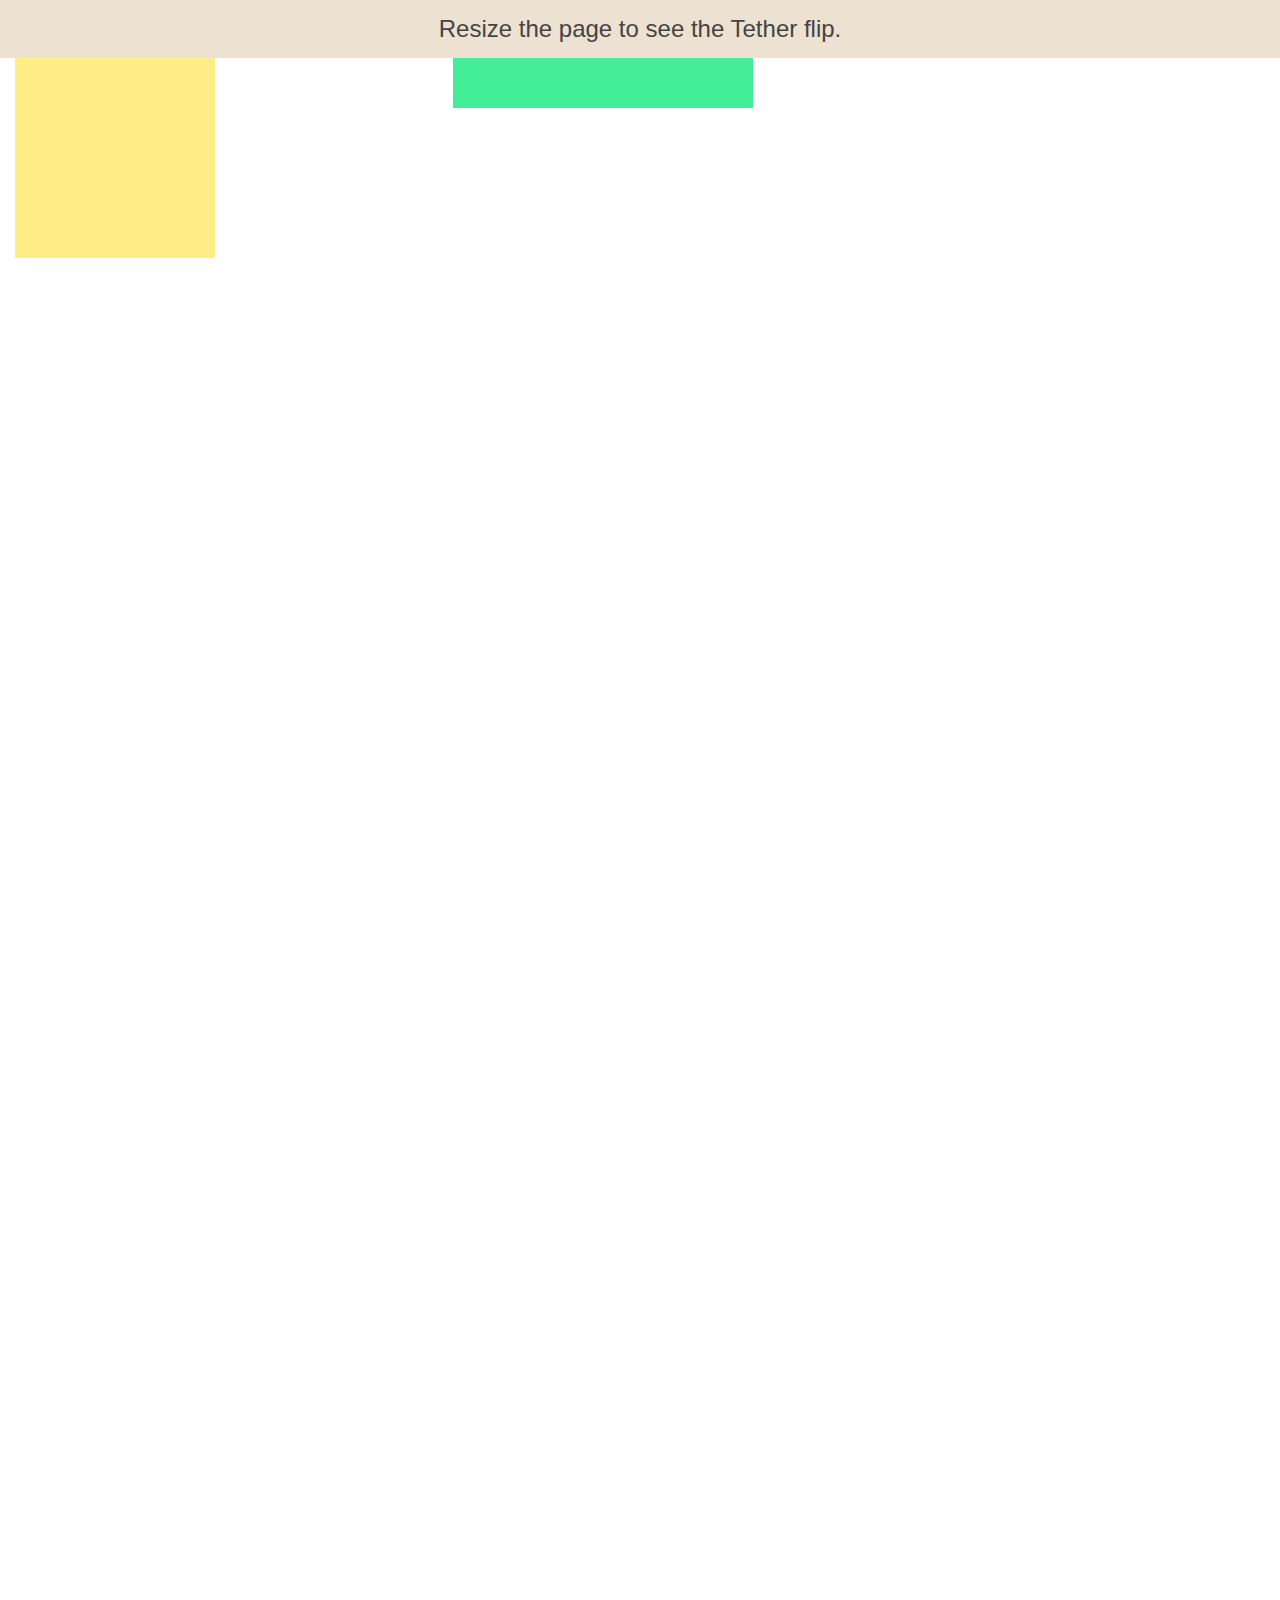
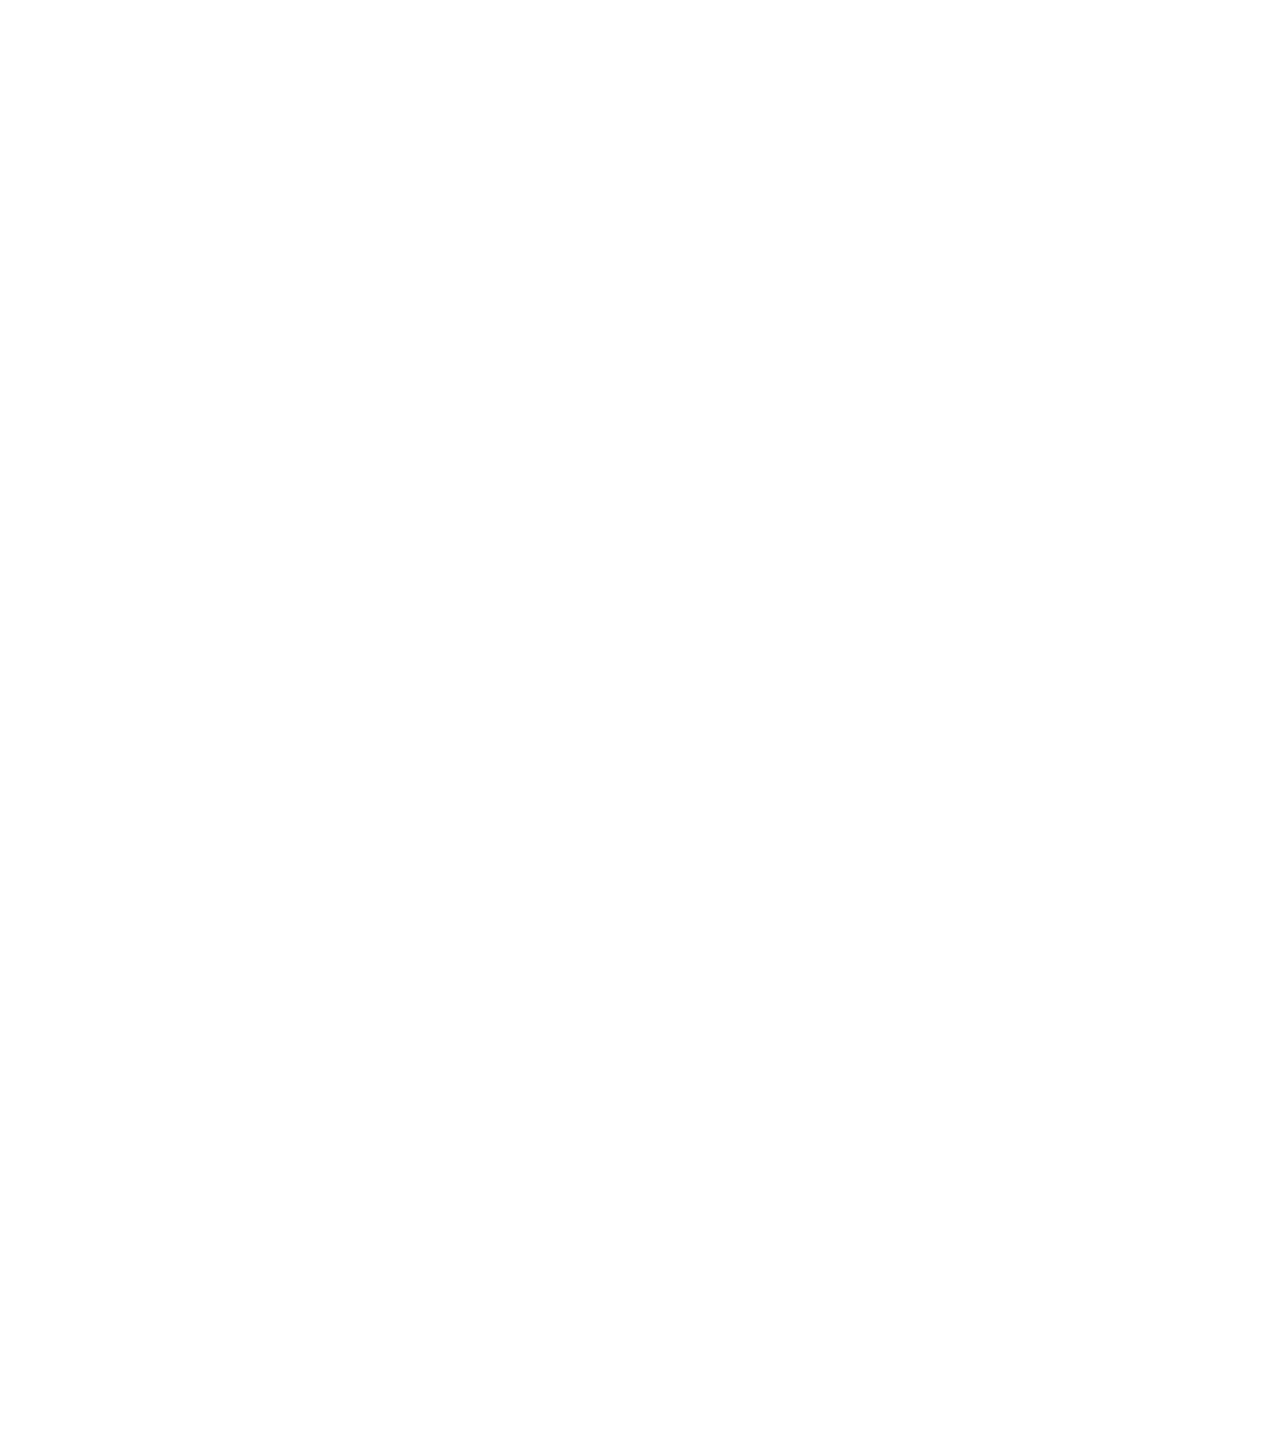
<file: myblog/static/tether-1.3.3/examples/simple/index.html>
<!DOCTYPE html>
<html>
    <head>
        <meta charset="utf-8">
        <meta http-equiv="X-UA-Compatible" content="chrome=1">
        <meta name="viewport" content="width=device-width, initial-scale=1, user-scalable=no">
        <link rel="stylesheet" href="../resources/css/base.css" />
        <link rel="stylesheet" href="../common/css/style.css" />
    </head>
    <body>
        <div class="instructions">Resize the page to see the Tether flip.</div>

        <div class="element"></div>
        <div class="target"></div>

        <script src="//github.hubspot.com/tether/dist/js/tether.js"></script>
        <script>
            new Tether({
                element: '.element',
                target: '.target',
                attachment: 'top left',
                targetAttachment: 'top right',
                constraints: [{
                    to: 'window',
                    attachment: 'together'
                }]
            });
        </script>
    </body>
</html>
</file>
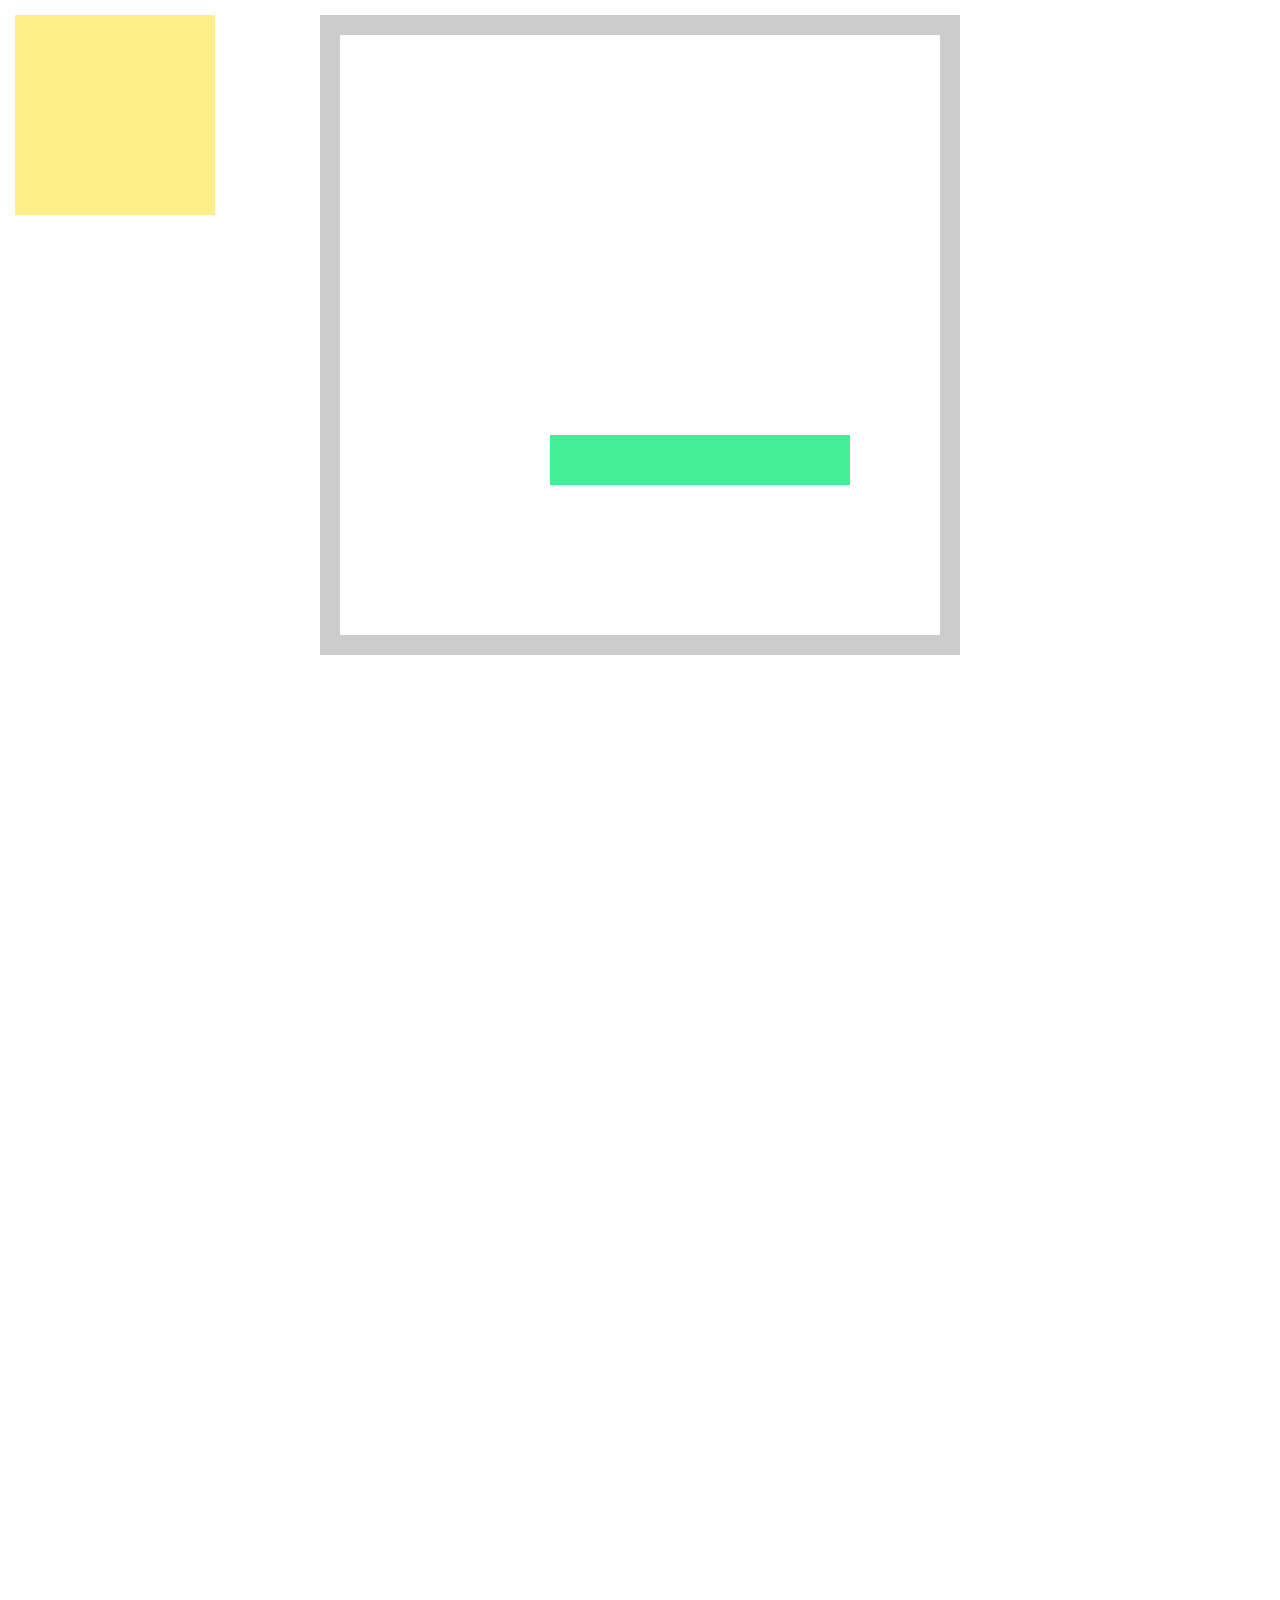
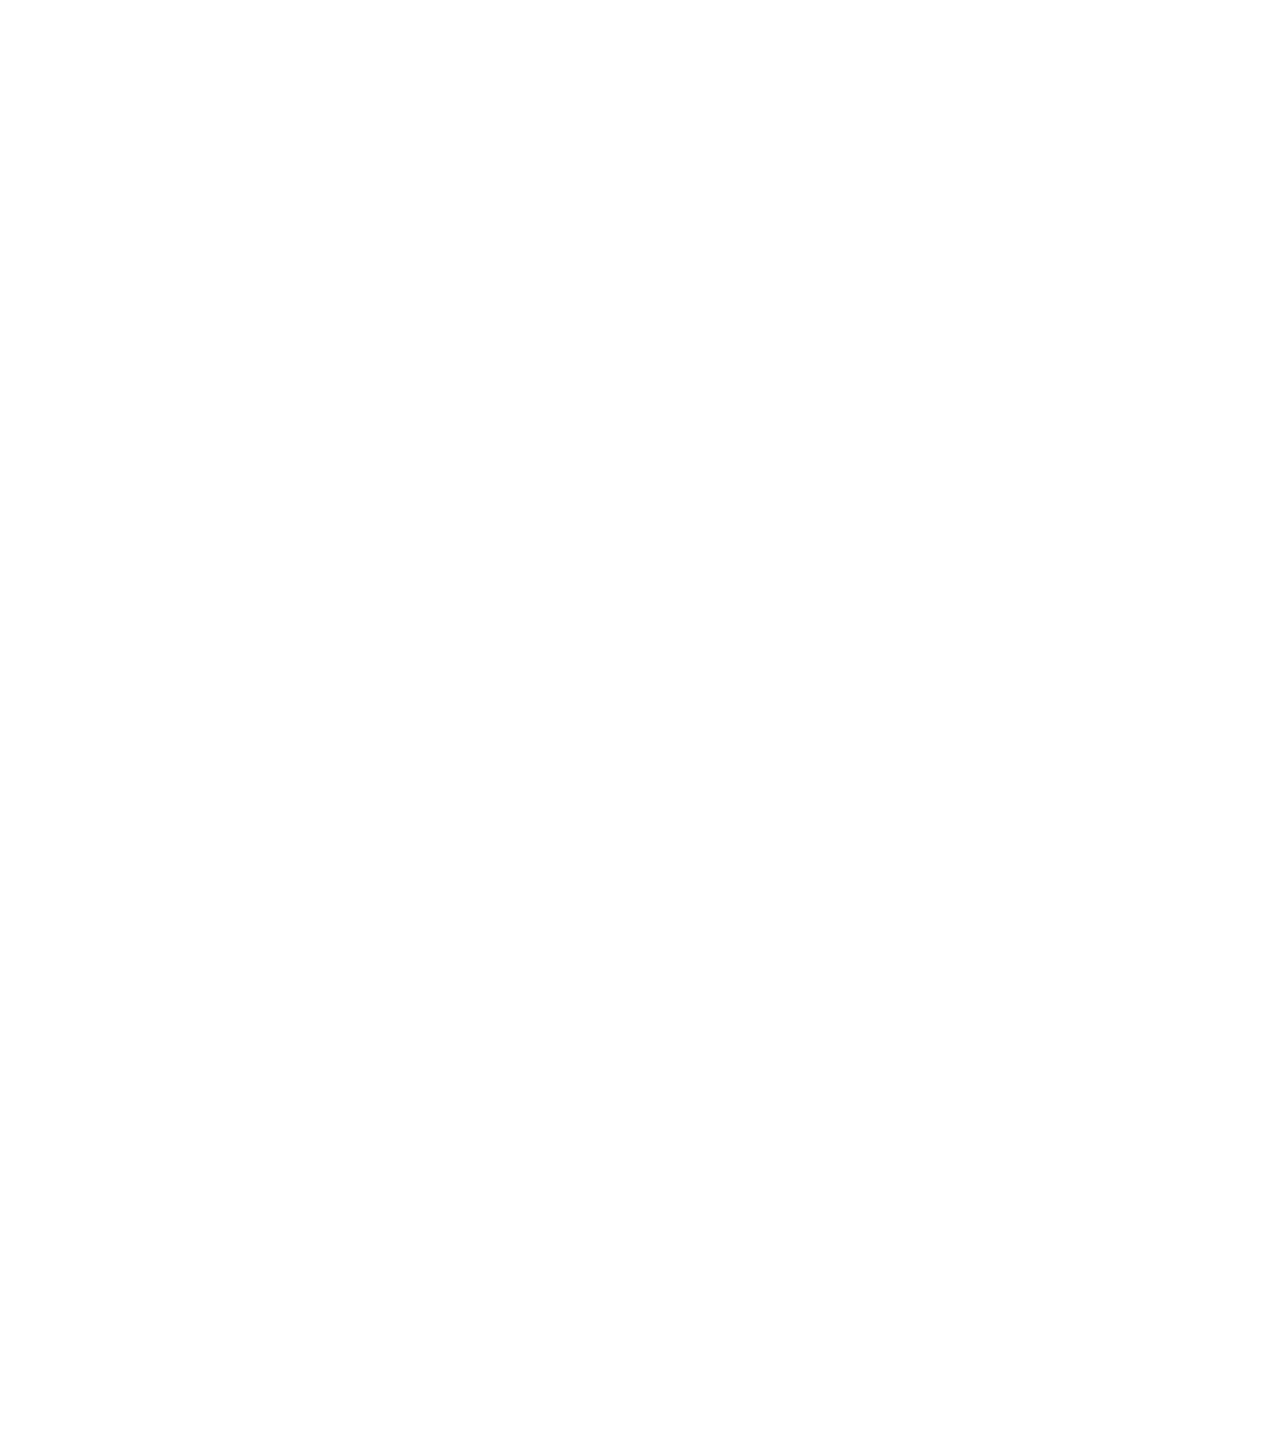
<file: myblog/static/tether-1.3.3/examples/testbed/index.html>
<!DOCTYPE html>
<html>
    <head>
        <meta charset="utf-8">
        <meta http-equiv="X-UA-Compatible" content="chrome=1">
        <meta name="viewport" content="width=device-width, initial-scale=1, user-scalable=no">
        <link rel="stylesheet" href="../resources/css/base.css" />
        <link rel="stylesheet" href="../common/css/style.css" />
    </head>
    <body>

        <div class="element">
        </div>

        <div class="container">
            <div class="pad"></div>
            <div class="target"></div>
            <div class="pad"></div>
            <div class="pad"></div>
        </div>

        <script src="//github.hubspot.com/tether/dist/js/tether.js"></script>
        <script>
            new Tether({
                element: '.element',
                target: '.target',
                attachment: 'top center',
                targetAttachment: 'bottom center',
                constraints: [{
                  to: 'scrollParent',
                  attachment: 'together'
                }]
            });
        </script>
    </body>
  </html>
</file>
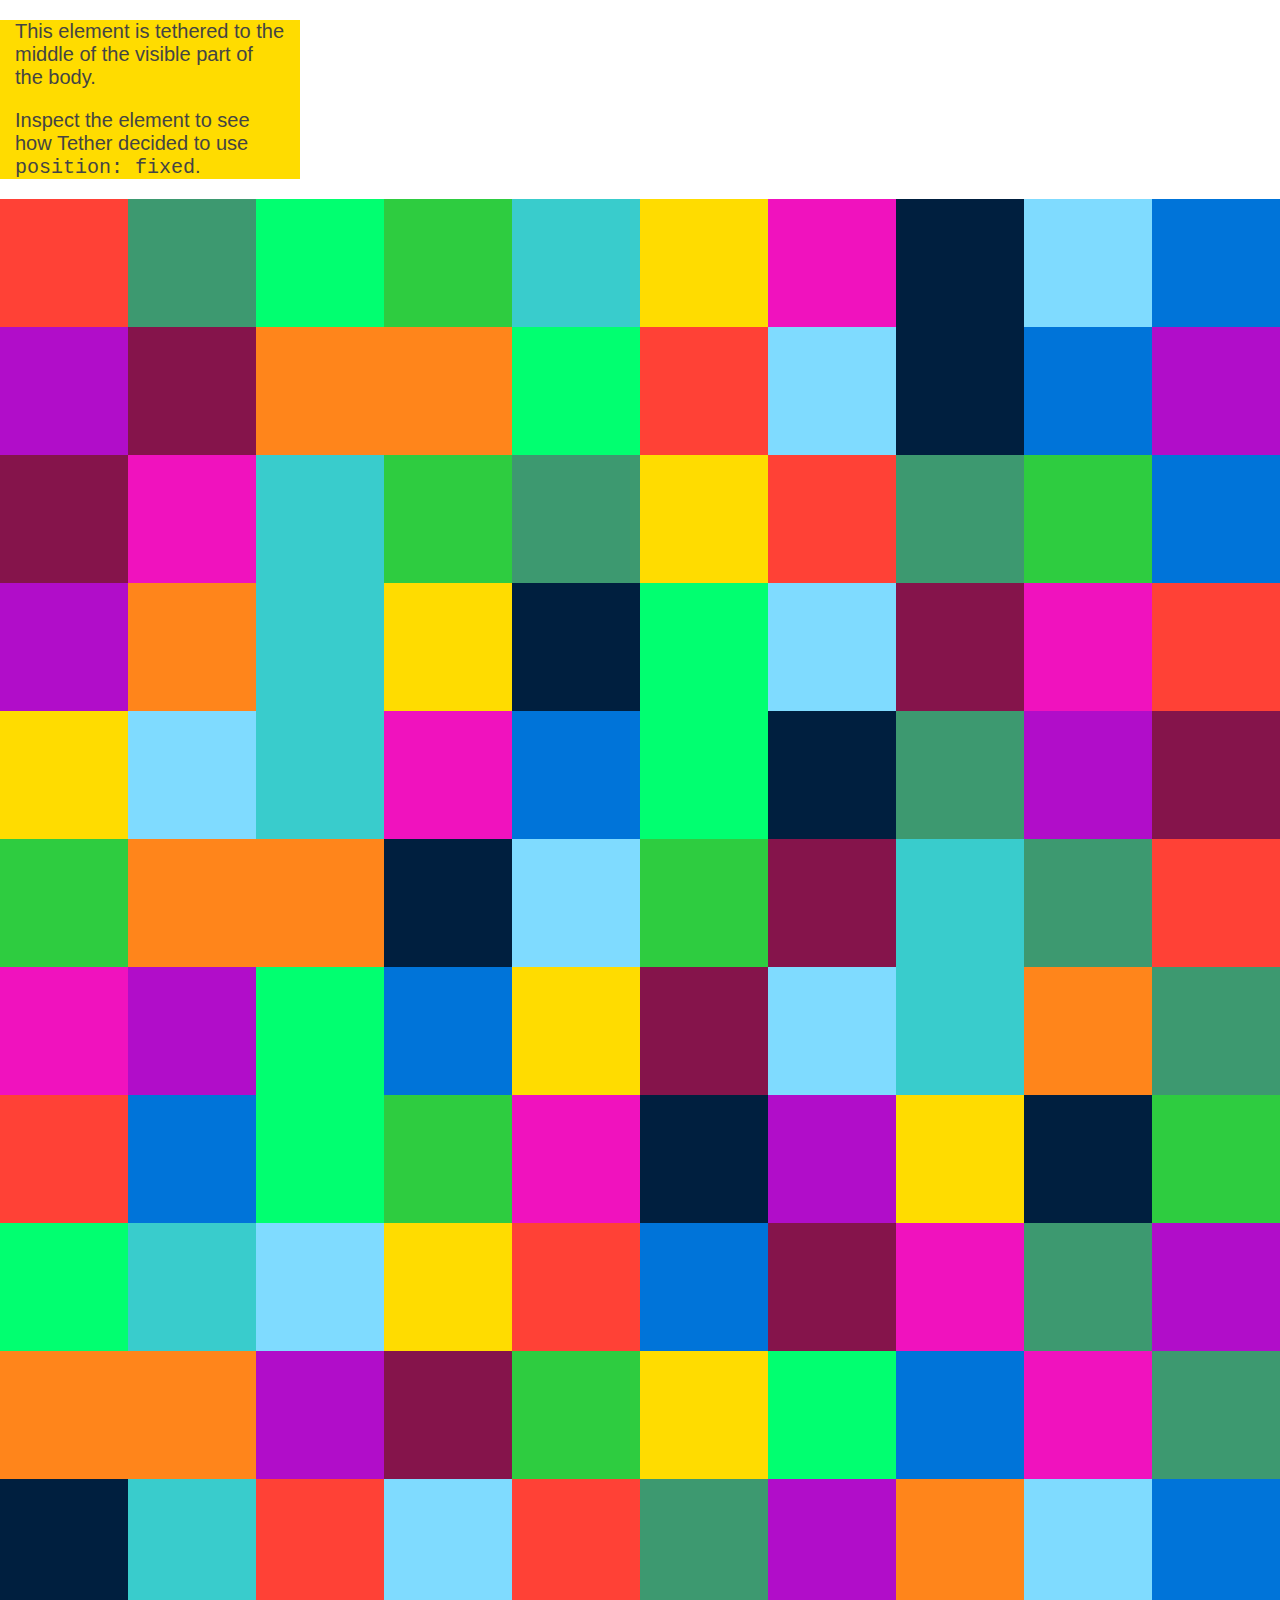
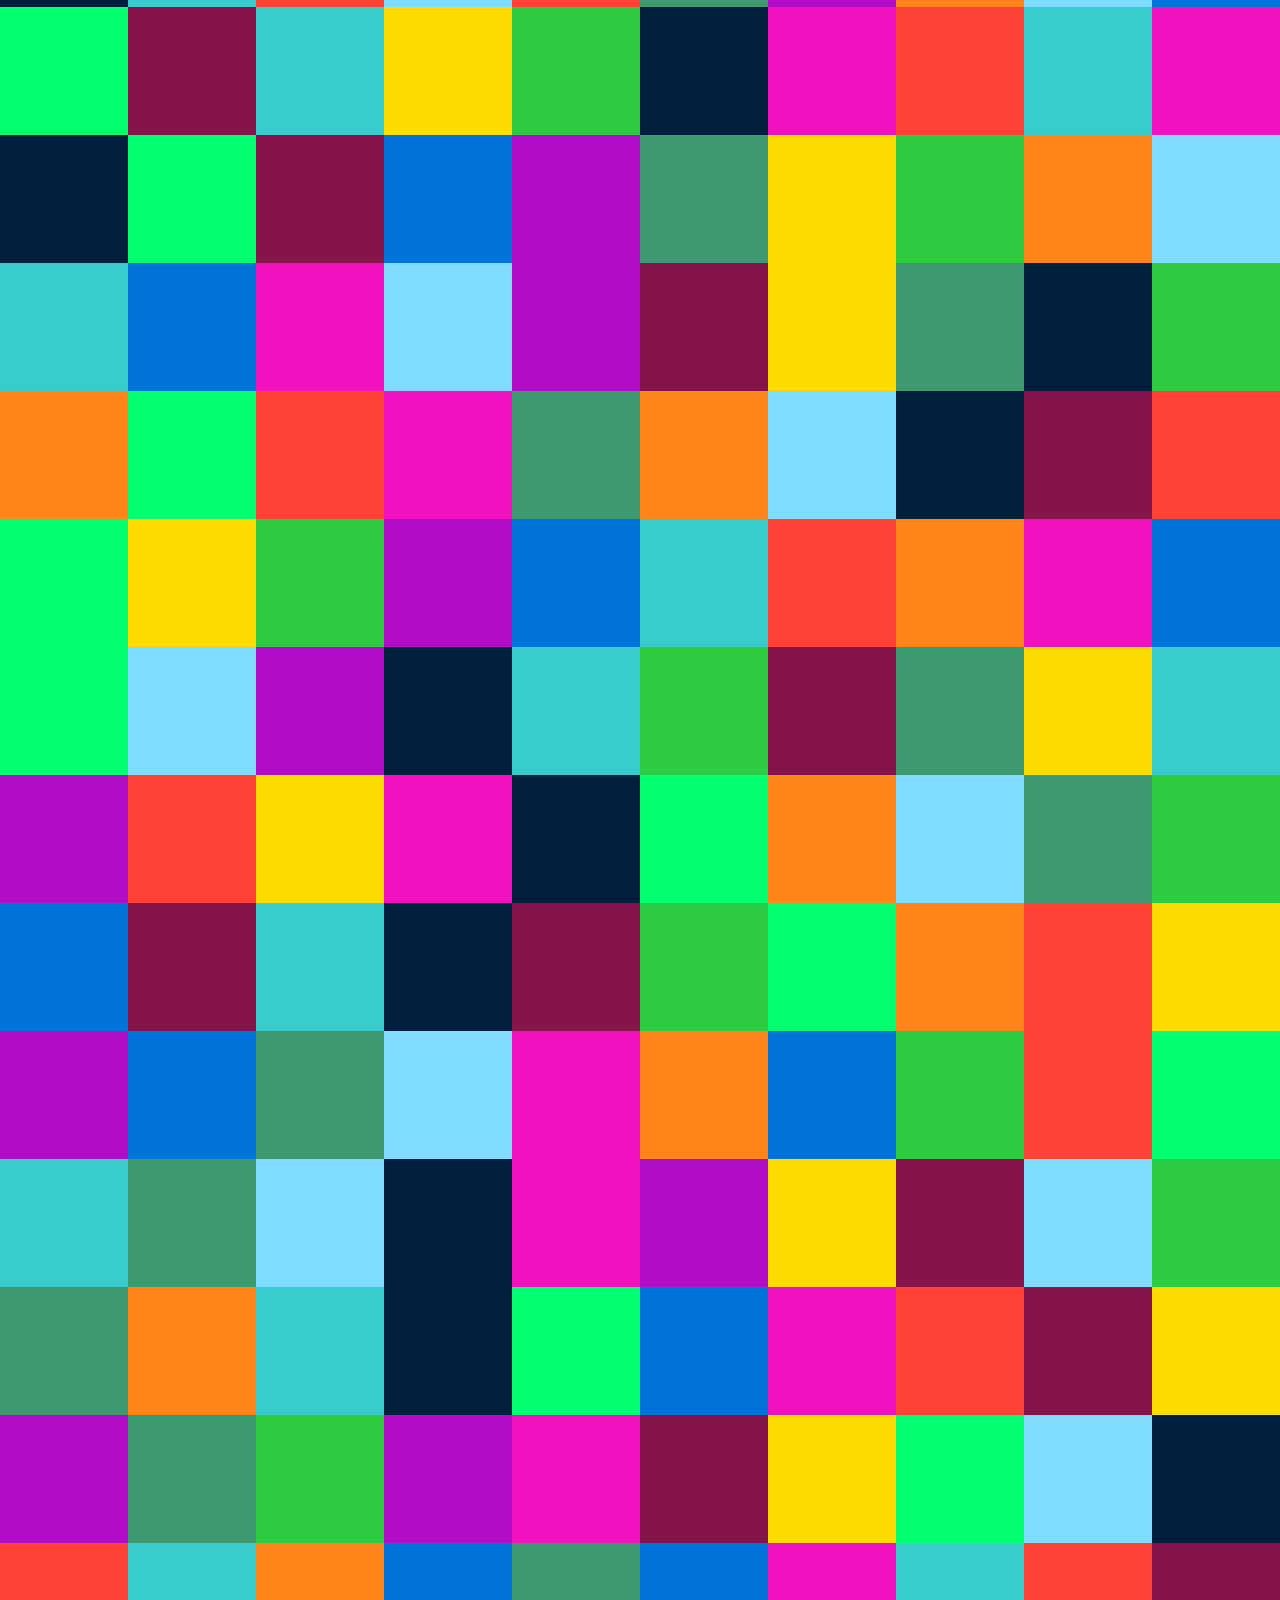
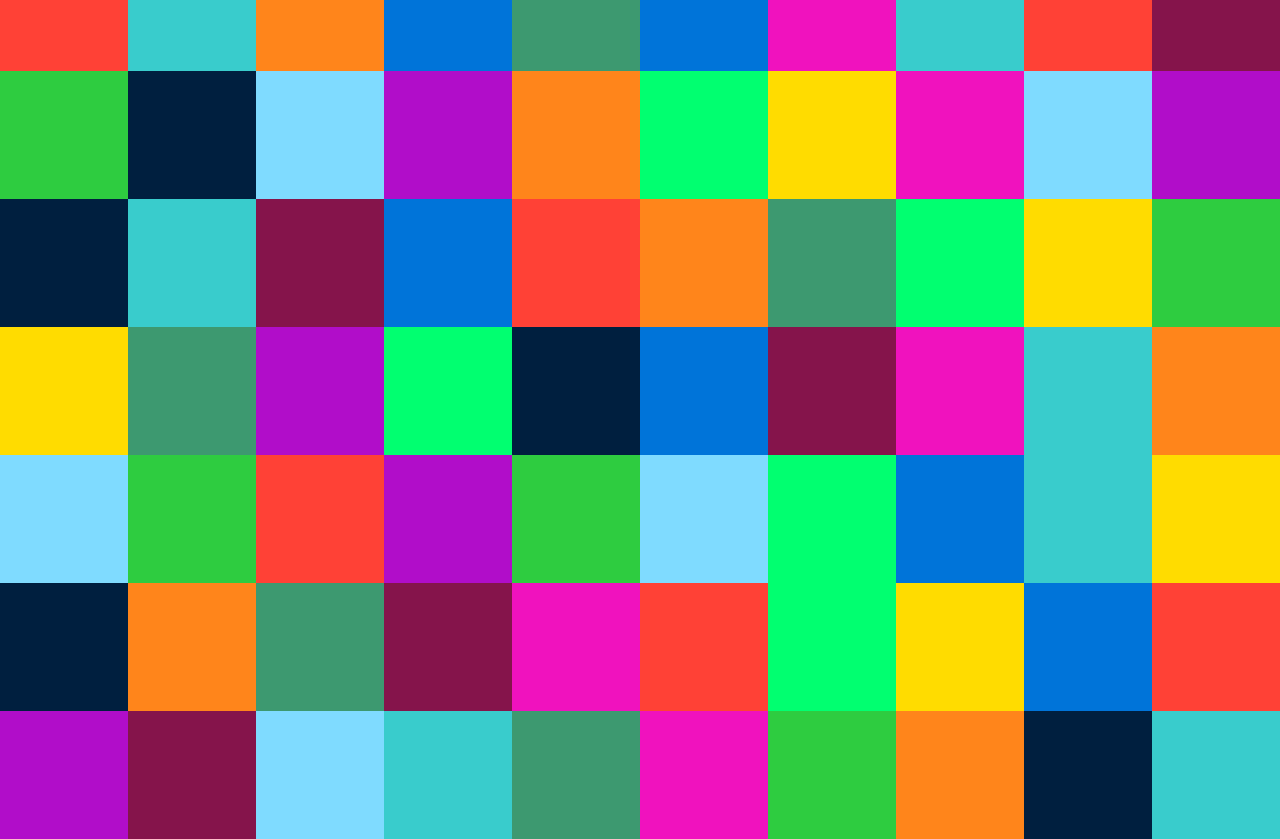
<file: myblog/static/tether-1.3.3/examples/viewport/index.html>
<!DOCTYPE html>
<html>
  <head>
    <link rel="stylesheet" href="../resources/css/base.css" />
    <link rel="stylesheet" href="./colors.css" />
    <style>
      * {
        box-sizing: border-box;
      }

      .element {
        background-color: #FFDC00;
        width: 80%;
        max-width: 300px;
        padding: 0 15px;
        font-size: 20px;
        box-shadow: 0 0 0 2px rgba(255, 255, 255, 0.3);
      }

      @media (max-width: 380px) {
        .element {
          font-size: 16px;
        }
      }

      .bit {
        width: 10vw;
        height: 10vw;
        float: left;
      }
    </style>
  </head>
  <body>
    <div class="element">
      <p>This element is tethered to the middle of the visible part of the body.</p>

      <p>Inspect the element to see how Tether decided
      to use <code>position: fixed</code>.</p>
    </div>

    <script src="//github.hubspot.com/tether/dist/js/tether.js"></script>
    <script>
      new Tether({
        element: '.element',
        target: document.body,
        attachment: 'middle center',
        targetAttachment: 'middle center',
        targetModifier: 'visible'
      });
    </script>

    <script>
      // Random colors bit, don't mind this
      colors = ['navy', 'blue', 'aqua', 'teal', 'olive', 'green', 'lime',
        'yellow', 'orange', 'red', 'fuchsia', 'purple', 'maroon'];

      curColors = null;
      for(var i=300; i--;){
        if (!curColors || !curColors.length)
          curColors = colors.slice(0);

        var bit = document.createElement('div')
        var index = (Math.random() * curColors.length)|0;
        bit.className = 'bit bg-' + curColors[index]
        curColors.splice(index, 1);
        document.body.appendChild(bit);
      }
    </script>
  </body>
</html>
</file>
<file: myblog/static/tether-1.3.3/examples/resources/css/base.css>
body {
    font-family: "Helvetica Neue", sans-serif;
    color: #444;
    margin: 0px;
}

a {
    cursor: pointer;
    color: blue;
}
</file>
<file: myblog/static/tether-1.3.3/examples/common/css/style.css>
body {
    min-height: 3000px;
}
.element {
    width: 200px;
    height: 200px;
    background-color: #fe8;
    position: absolute;
    z-index: 6;
}

.target {
    width: 300px;
    height: 50px;
    margin: 0 35%;
    background-color: #4e9;
}

.container {
    height: 600px;
    overflow: scroll;
    width: 600px;
    border: 20px solid #CCC;
    margin-top: 100px;
}

body {
    padding: 15px;
}

body > .container {
    margin: 0 auto;
}

.pad {
    height: 400px;
    width: 100px;
}

.instructions {
    width: 100%;
    text-align: center;
    font-size: 24px;
    padding: 15px;
    background-color: rgba(210, 180, 140, 0.4);
    margin: -15px -15px 0 -15px;
}
</file>
<file: myblog/static/tether-1.3.3/examples/viewport/colors.css>
@charset "UTF-8";
/****

   colors.css v1.0 For a friendlier looking web
   MIT License • http://clrs.cc • http://github.com/mrmrs/colors

   Author: mrmrs
           http://mrmrs.cc
           @mrmrs_

****/
/*

   SKINS
   • Backgrounds
   • Colors

*/
/* Backgrounds */
.bg-navy {
  background-color: #001f3f; }

.bg-blue {
  background-color: #0074d9; }

.bg-aqua {
  background-color: #7fdbff; }

.bg-teal {
  background-color: #39cccc; }

.bg-olive {
  background-color: #3d9970; }

.bg-green {
  background-color: #2ecc40; }

.bg-lime {
  background-color: #01ff70; }

.bg-yellow {
  background-color: #ffdc00; }

.bg-orange {
  background-color: #ff851b; }

.bg-red {
  background-color: #ff4136; }

.bg-fuchsia {
  background-color: #f012be; }

.bg-purple {
  background-color: #b10dc9; }

.bg-maroon {
  background-color: #85144b; }

.bg-white {
  background-color: white; }

.bg-gray {
  background-color: #aaaaaa; }

.bg-silver {
  background-color: #dddddd; }

.bg-black {
  background-color: #111111; }

/* Colors */
.navy {
  color: #001f3f; }

.blue {
  color: #0074d9; }

.aqua {
  color: #7fdbff; }

.teal {
  color: #39cccc; }

.olive {
  color: #3d9970; }

.green {
  color: #2ecc40; }

.lime {
  color: #01ff70; }

.yellow {
  color: #ffdc00; }

.orange {
  color: #ff851b; }

.red {
  color: #ff4136; }

.fuchsia {
  color: #f012be; }

.purple {
  color: #b10dc9; }

.maroon {
  color: #85144b; }

.white {
  color: white; }

.silver {
  color: #dddddd; }

.gray {
  color: #aaaaaa; }

.black {
  color: #111111; }

/* PRETTIER LINKS */
a {
  text-decoration: none;
  -webkit-transition: color .3s ease-in-out;
  transition: color .3s ease-in-out; }

a:link {
  color: #0074d9;
  -webkit-transition: color .3s ease-in-out;
  transition: color .3s ease-in-out; }

a:visited {
  color: #b10dc9; }

a:hover {
  color: #7fdbff;
  -webkit-transition: color .3s ease-in-out;
  transition: color .3s ease-in-out; }

a:active {
  color: #ff851b;
  -webkit-transition: color .3s ease-in-out;
  transition: color .3s ease-in-out; }
</file>
